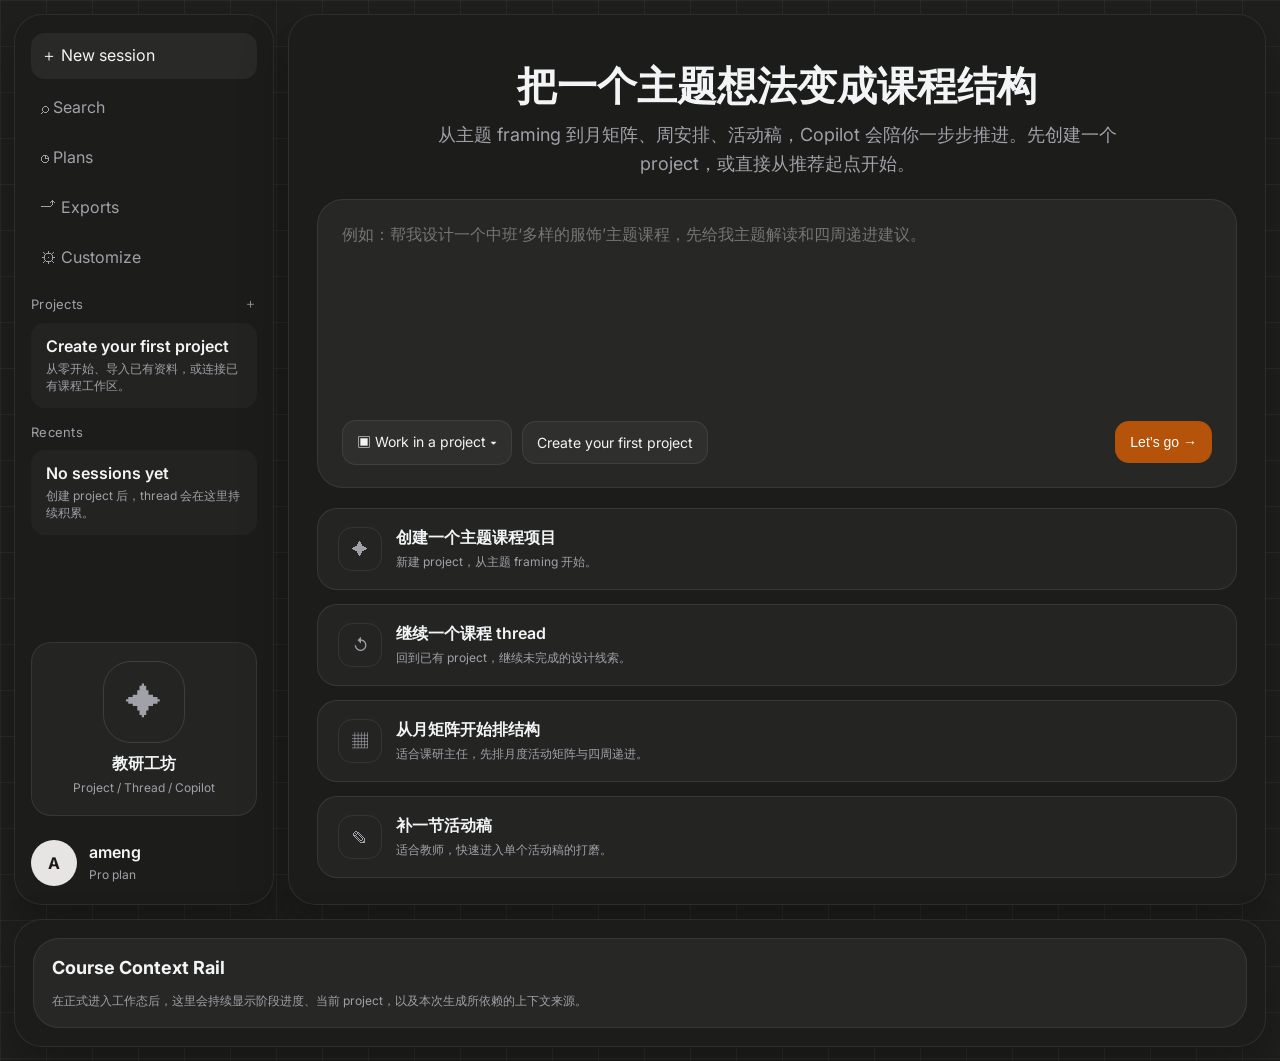
<file: apps/teaching-workshop-ui-v2-4/index.html>
<!doctype html>
<html lang="zh-CN">
  <head>
    <meta charset="UTF-8" />
    <meta name="viewport" content="width=device-width, initial-scale=1.0" />
    <title>教研工坊 V2.4 · Empty State</title>
    <link rel="stylesheet" href="./styles.css" />
  </head>
  <body data-page="empty">
    <div class="shell">
      <aside class="sidebar">
        <div class="top-nav">
          <a class="nav-link active" href="./index.html">＋ New session</a>
          <a class="nav-link" href="./index.html">⌕ Search</a>
          <a class="nav-link" href="./index.html">◷ Plans</a>
          <a class="nav-link" href="./index.html">⤴ Exports</a>
          <a class="nav-link" href="./index.html">⚙ Customize</a>
        </div>
        <section class="sidebar-section">
          <div class="sidebar-label"><span>Projects</span><span>＋</span></div>
          <a class="thread-item" href="./create-project.html">
            <div class="project-title">Create your first project</div>
            <div class="thread-meta">从零开始、导入已有资料，或连接已有课程工作区。</div>
          </a>
        </section>
        <section class="sidebar-section">
          <div class="sidebar-label">Recents</div>
          <div class="thread-item">
            <div class="project-title">No sessions yet</div>
            <div class="thread-meta">创建 project 后，thread 会在这里持续积累。</div>
          </div>
        </section>
        <div class="app-panel">
          <div class="app-badge">✦</div>
          <div style="text-align:center;">
            <div class="project-title">教研工坊</div>
            <div class="project-meta">Project / Thread / Copilot</div>
          </div>
        </div>
        <div class="user-card"><div class="avatar">A</div><div><div class="project-title">ameng</div><div class="project-meta">Pro plan</div></div></div>
      </aside>

      <main class="main">
        <section class="hero">
          <h1>把一个主题想法变成课程结构</h1>
          <p>从主题 framing 到月矩阵、周安排、活动稿，Copilot 会陪你一步步推进。先创建一个 project，或直接从推荐起点开始。</p>
        </section>

        <section class="composer-card">
          <textarea class="composer-textarea" placeholder="例如：帮我设计一个中班‘多样的服饰’主题课程，先给我主题解读和四周递进建议。"></textarea>
          <div class="composer-controls">
            <span class="select-pill">▣ Work in a project ▾</span>
            <a class="ghost-button" href="./create-project.html">Create your first project</a>
            <button class="cta-button">Let’s go →</button>
          </div>
        </section>

        <section class="starter-grid">
          <a class="starter-card" href="./starter-selected.html"><div class="starter-icon">✦</div><div><div class="project-title">创建一个主题课程项目</div><div class="project-meta">新建 project，从主题 framing 开始。</div></div></a>
          <a class="starter-card" href="./starter-selected.html"><div class="starter-icon">↺</div><div><div class="project-title">继续一个课程 thread</div><div class="project-meta">回到已有 project，继续未完成的设计线索。</div></div></a>
          <a class="starter-card" href="./starter-selected.html"><div class="starter-icon">▦</div><div><div class="project-title">从月矩阵开始排结构</div><div class="project-meta">适合课研主任，先排月度活动矩阵与四周递进。</div></div></a>
          <a class="starter-card" href="./starter-selected.html"><div class="starter-icon">✎</div><div><div class="project-title">补一节活动稿</div><div class="project-meta">适合教师，快速进入单个活动稿的打磨。</div></div></a>
        </section>
      </main>

      <aside class="rail">
        <div class="rail-card">
          <h3>Course Context Rail</h3>
          <div class="project-meta">在正式进入工作态后，这里会持续显示阶段进度、当前 project，以及本次生成所依赖的上下文来源。</div>
        </div>
      </aside>
    </div>
    <script src="./app.js"></script>
  </body>
</html>
</file>
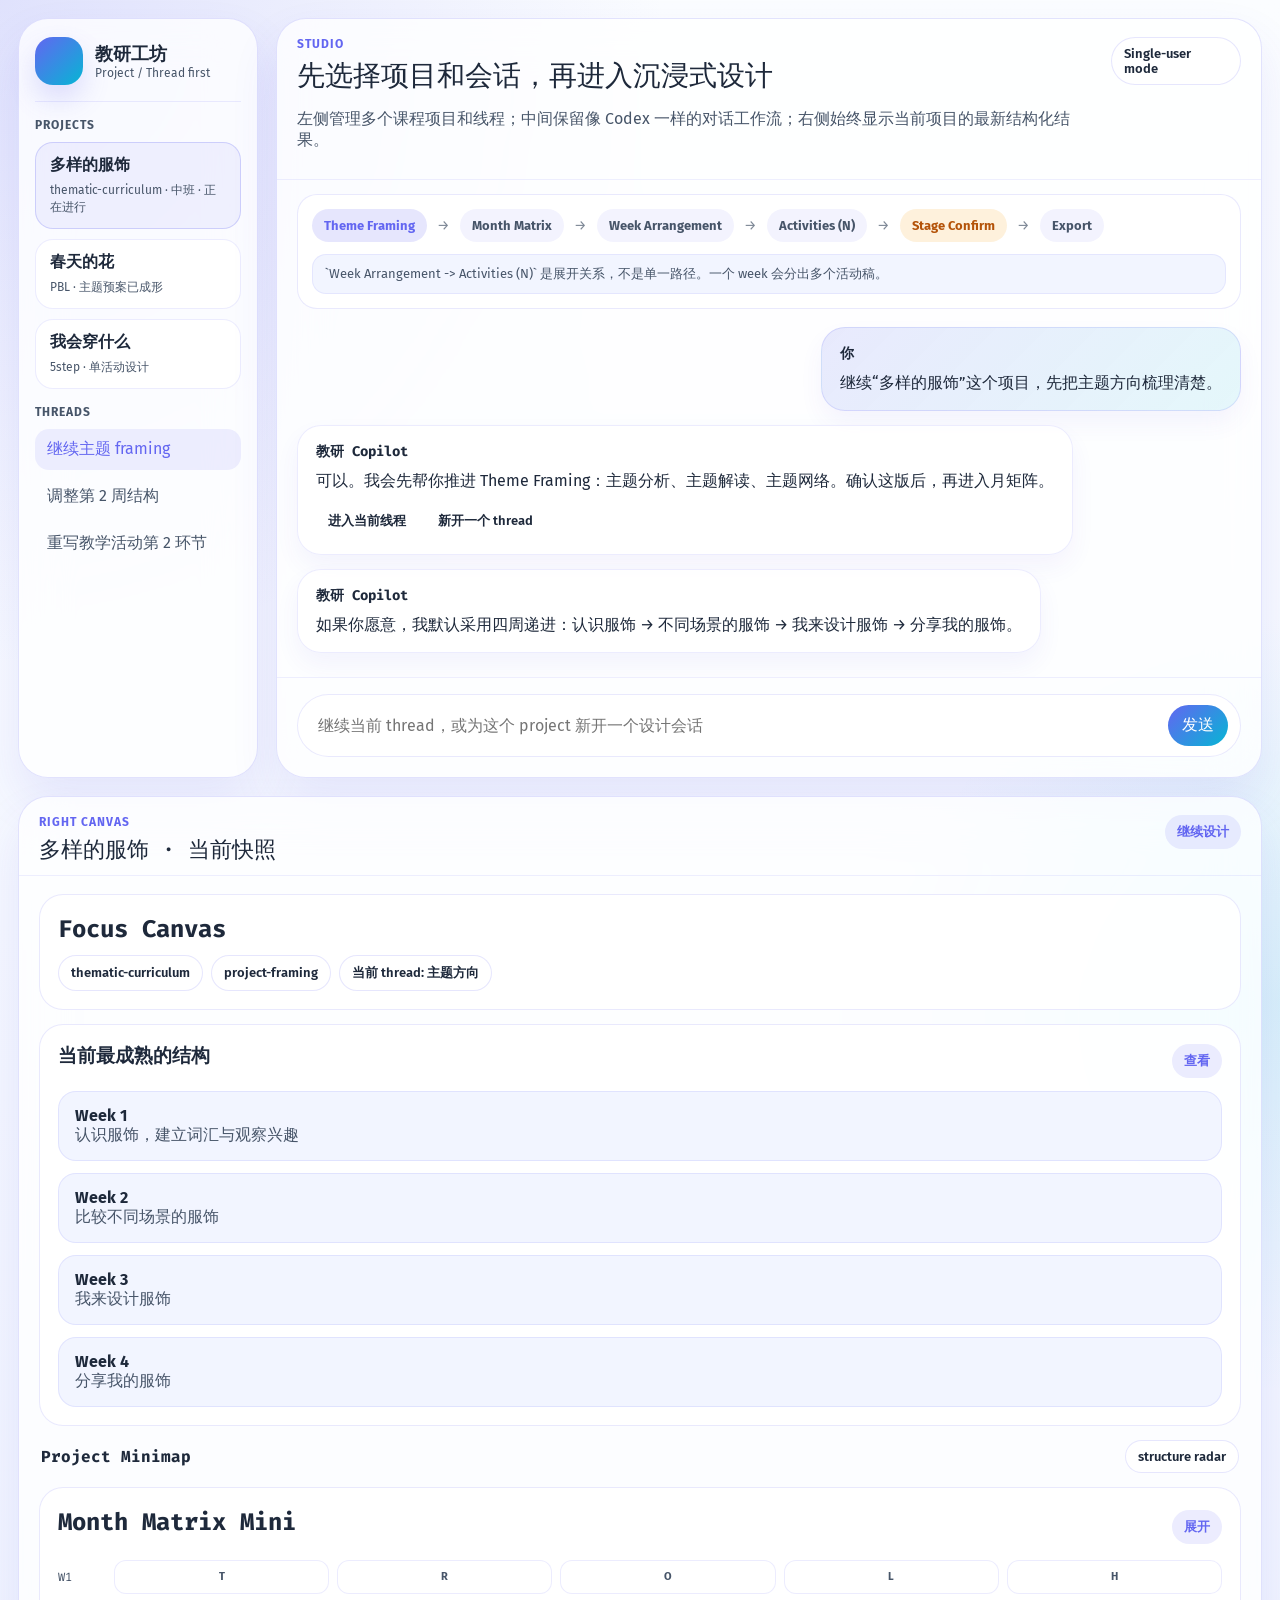
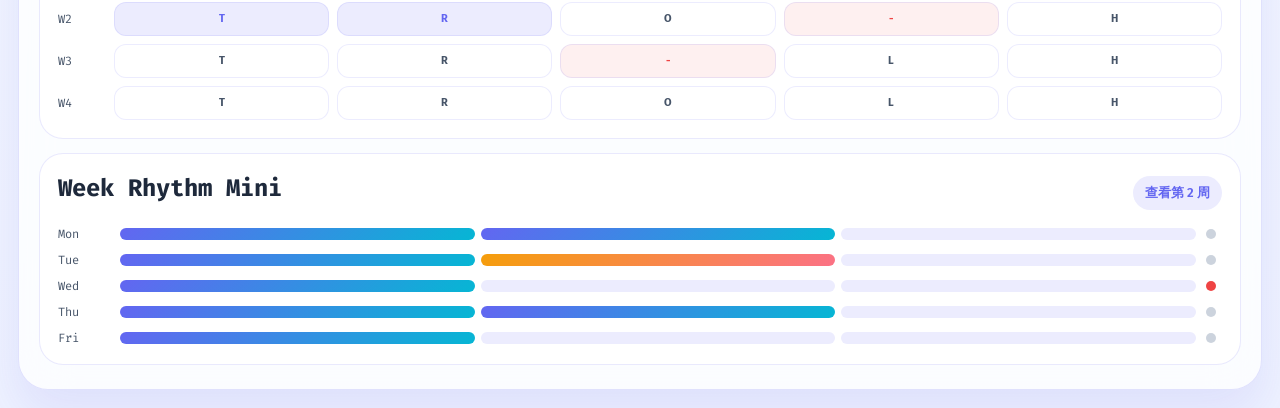
<file: apps/teaching-workshop-ui-v2/index.html>
<!doctype html>
<html lang="zh-CN">
  <head><meta charset="UTF-8" /><meta name="viewport" content="width=device-width, initial-scale=1.0" /><title>教研工坊 V2 · Studio</title><link rel="stylesheet" href="./styles.css" /></head>
  <body data-page="studio">
    <div class="studio-shell">
      <aside class="sidebar">
        <div class="brand">
          <div class="studio-mark"></div>
          <div><div class="brand-title">教研工坊</div><div class="brand-subtitle">Project / Thread first</div></div>
        </div>
        <section class="sidebar-section">
          <div class="sidebar-label">Projects</div>
          <a class="project-card active" href="./index.html"><div class="project-title">多样的服饰</div><div class="project-meta">thematic-curriculum · 中班 · 正在进行</div></a>
          <a class="project-card" href="./index.html"><div class="project-title">春天的花</div><div class="project-meta">PBL · 主题预案已成形</div></a>
          <a class="project-card" href="./index.html"><div class="project-title">我会穿什么</div><div class="project-meta">5step · 单活动设计</div></a>
        </section>
        <section class="sidebar-section">
          <div class="sidebar-label">Threads</div>
          <div class="thread-list">
            <a class="thread-link active" href="./index.html">继续主题 framing</a>
            <a class="thread-link" href="./month-matrix.html">调整第 2 周结构</a>
            <a class="thread-link" href="./activity-editor.html">重写教学活动第 2 环节</a>
          </div>
        </section>
      </aside>

      <main class="conversation">
        <div class="panel-head">
          <div><div class="eyebrow">Studio</div><div class="title">先选择项目和会话，再进入沉浸式设计</div><p class="muted">左侧管理多个课程项目和线程；中间保留像 Codex 一样的对话工作流；右侧始终显示当前项目的最新结构化结果。</p></div>
          <div class="head-actions"><span class="chip">Single-user mode</span></div>
        </div>
        <div class="stage-map">
          <div class="stage-flow">
            <span class="stage-node active">Theme Framing</span>
            <span class="stage-arrow">→</span>
            <span class="stage-node">Month Matrix</span>
            <span class="stage-arrow">→</span>
            <span class="stage-node">Week Arrangement</span>
            <span class="stage-arrow">→</span>
            <span class="stage-node">Activities (N)</span>
            <span class="stage-arrow">→</span>
            <span class="stage-node gate">Stage Confirm</span>
            <span class="stage-arrow">→</span>
            <span class="stage-node">Export</span>
          </div>
          <div class="stage-notes">
            <div class="stage-note">`Week Arrangement -> Activities (N)` 是展开关系，不是单一路径。一个 week 会分出多个活动稿。</div>
          </div>
        </div>
        <div class="conversation-scroll">
          <div class="message user"><h3>你</h3><div>继续“多样的服饰”这个项目，先把主题方向梳理清楚。</div></div>
          <div class="message ai"><h3>教研 Copilot</h3><div>可以。我会先帮你推进 Theme Framing：主题分析、主题解读、主题网络。确认这版后，再进入月矩阵。</div><div class="bubble-actions" style="margin-top:12px;"><a class="bubble-action" href="./theme-framing.html">进入当前线程</a><span class="bubble-action">新开一个 thread</span></div></div>
          <div class="message ai"><h3>教研 Copilot</h3><div>如果你愿意，我默认采用四周递进：认识服饰 → 不同场景的服饰 → 我来设计服饰 → 分享我的服饰。</div></div>
        </div>
        <div class="composer"><div class="composer-shell"><input placeholder="继续当前 thread，或为这个 project 新开一个设计会话" /><button class="button button-primary">发送</button></div></div>
      </main>

      <aside class="canvas">
        <div class="panel-head"><div><div class="eyebrow">Right Canvas</div><div class="title" style="font-size:22px;">多样的服饰 · 当前快照</div></div><a class="ghost-link" href="./theme-framing.html">继续设计</a></div>
        <div class="canvas-scroll">
          <section class="canvas-focus">
            <section class="canvas-card">
              <h2>Focus Canvas</h2>
              <div class="meta-row"><span class="chip">thematic-curriculum</span><span class="chip">project-framing</span><span class="chip">当前 thread: 主题方向</span></div>
            </section>
            <section class="canvas-card">
              <div class="section-head"><h3>当前最成熟的结构</h3><a class="ghost-link" href="./theme-framing.html">查看</a></div>
              <div class="stack-list">
                <div class="stack-item"><strong>Week 1</strong><div class="muted">认识服饰，建立词汇与观察兴趣</div></div>
                <div class="stack-item"><strong>Week 2</strong><div class="muted">比较不同场景的服饰</div></div>
                <div class="stack-item"><strong>Week 3</strong><div class="muted">我来设计服饰</div></div>
                <div class="stack-item"><strong>Week 4</strong><div class="muted">分享我的服饰</div></div>
              </div>
            </section>
          </section>
          <div class="canvas-divider"><h3>Project Minimap</h3><span class="chip">structure radar</span></div>
          <section class="project-minimap">
            <section class="canvas-card">
              <div class="section-head"><h2>Month Matrix Mini</h2><a class="mini-link" href="./month-matrix.html">展开</a></div>
              <div class="minimap-grid">
                <div class="mini-week-row"><div class="mini-week-label">W1</div><div class="mini-slot">T</div><div class="mini-slot">R</div><div class="mini-slot">O</div><div class="mini-slot">L</div><div class="mini-slot">H</div></div>
                <div class="mini-week-row"><div class="mini-week-label">W2</div><div class="mini-slot active">T</div><div class="mini-slot active">R</div><div class="mini-slot">O</div><div class="mini-slot missing">-</div><div class="mini-slot">H</div></div>
                <div class="mini-week-row"><div class="mini-week-label">W3</div><div class="mini-slot">T</div><div class="mini-slot">R</div><div class="mini-slot missing">-</div><div class="mini-slot">L</div><div class="mini-slot">H</div></div>
                <div class="mini-week-row"><div class="mini-week-label">W4</div><div class="mini-slot">T</div><div class="mini-slot">R</div><div class="mini-slot">O</div><div class="mini-slot">L</div><div class="mini-slot">H</div></div>
              </div>
            </section>
            <section class="canvas-card">
              <div class="section-head"><h2>Week Rhythm Mini</h2><a class="mini-link" href="./week-arrangement.html">查看第 2 周</a></div>
              <div class="rhythm-list">
                <div class="rhythm-row"><div class="mini-week-label">Mon</div><div class="rhythm-bars"><span class="rhythm-bar active"></span><span class="rhythm-bar active"></span><span class="rhythm-bar"></span></div><span class="rhythm-dot"></span></div>
                <div class="rhythm-row"><div class="mini-week-label">Tue</div><div class="rhythm-bars"><span class="rhythm-bar active"></span><span class="rhythm-bar warning"></span><span class="rhythm-bar"></span></div><span class="rhythm-dot"></span></div>
                <div class="rhythm-row"><div class="mini-week-label">Wed</div><div class="rhythm-bars"><span class="rhythm-bar active"></span><span class="rhythm-bar"></span><span class="rhythm-bar"></span></div><span class="rhythm-dot missing"></span></div>
                <div class="rhythm-row"><div class="mini-week-label">Thu</div><div class="rhythm-bars"><span class="rhythm-bar active"></span><span class="rhythm-bar active"></span><span class="rhythm-bar"></span></div><span class="rhythm-dot"></span></div>
                <div class="rhythm-row"><div class="mini-week-label">Fri</div><div class="rhythm-bars"><span class="rhythm-bar active"></span><span class="rhythm-bar"></span><span class="rhythm-bar"></span></div><span class="rhythm-dot"></span></div>
              </div>
            </section>
          </section>
        </div>
      </aside>
    </div>
    <script src="./app.js"></script>
  </body>
</html>
</file>
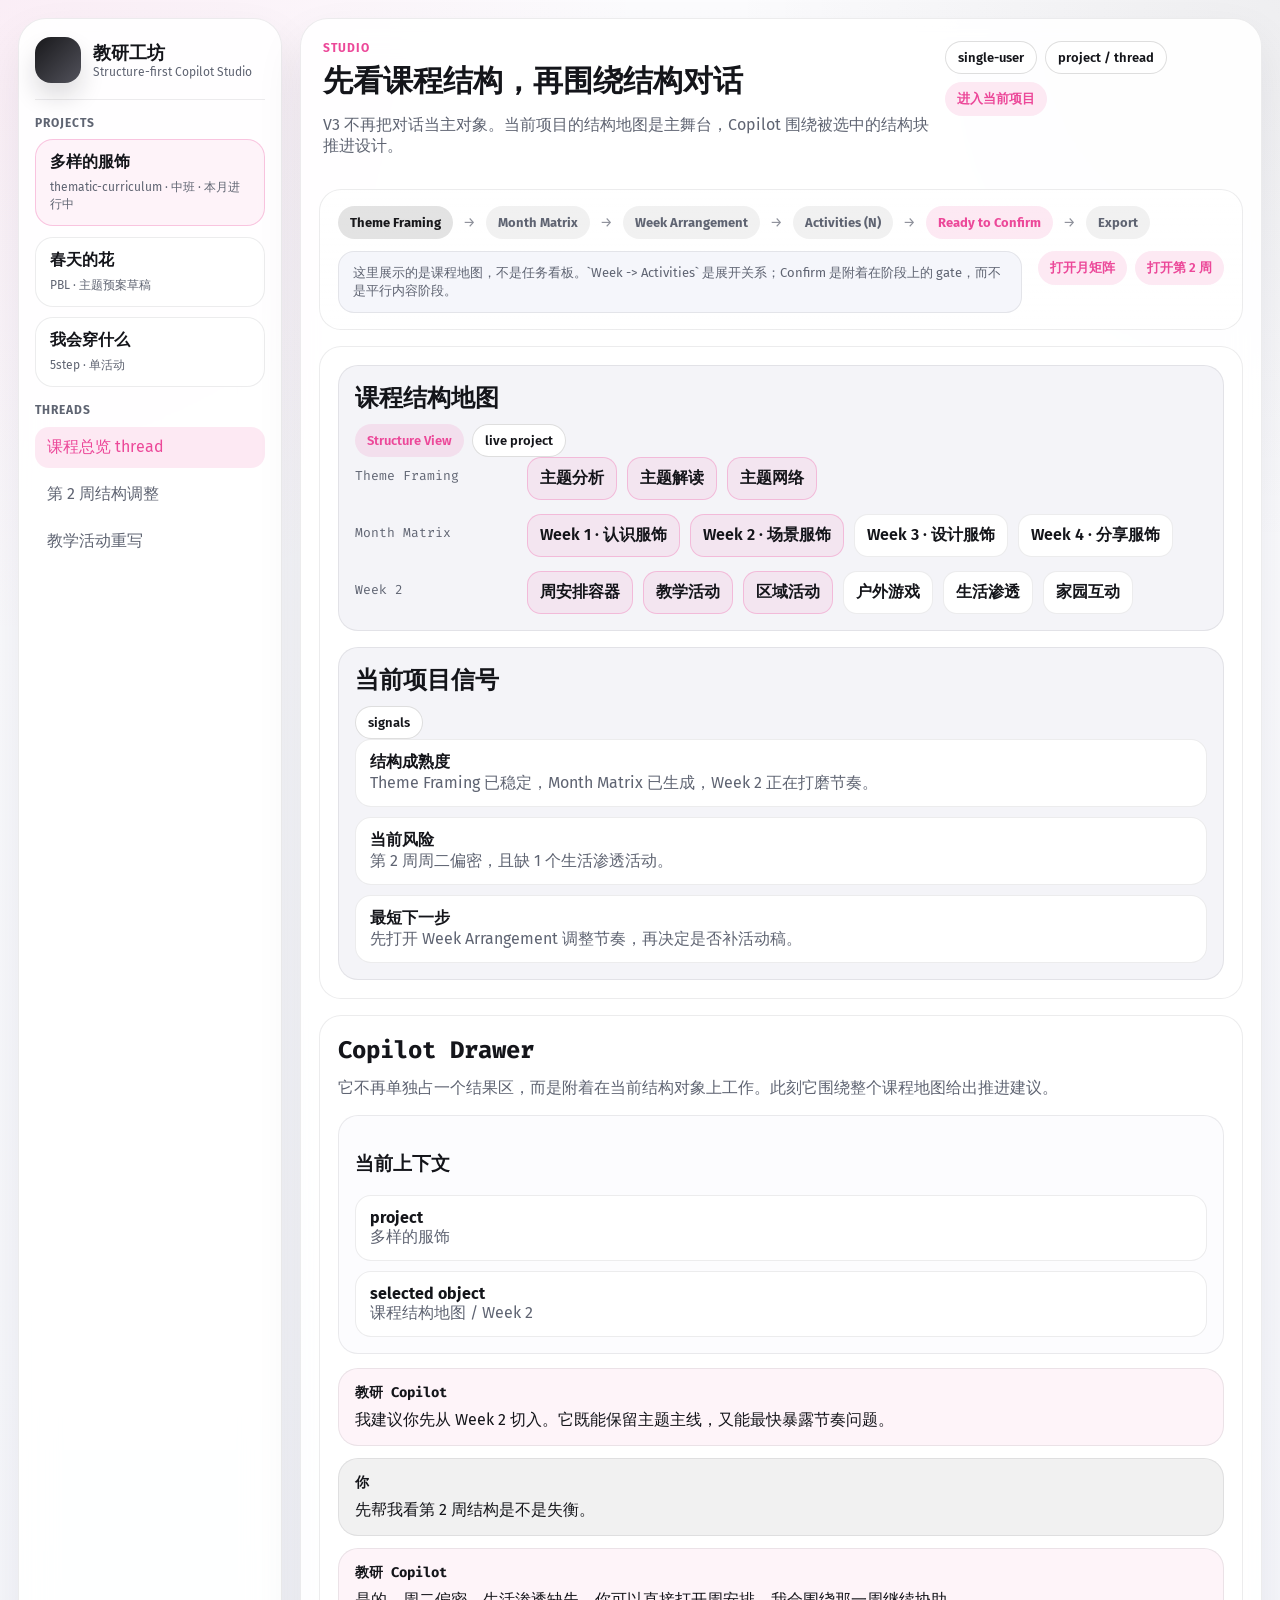
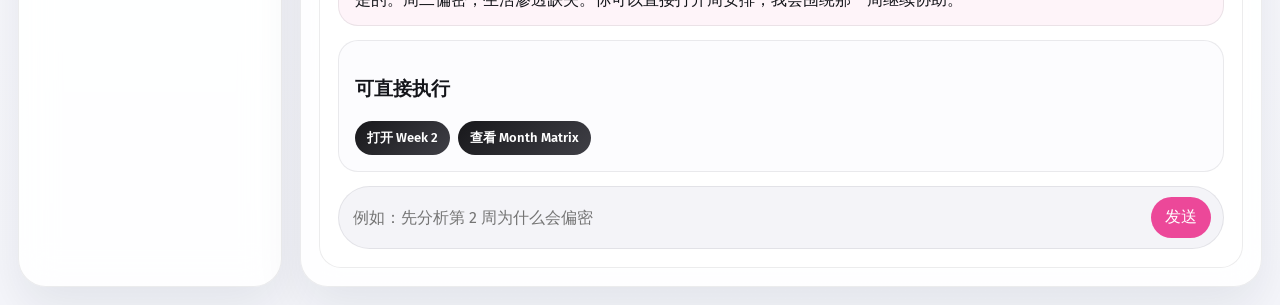
<file: apps/teaching-workshop-ui-v3/index.html>
<!doctype html>
<html lang="zh-CN">
  <head>
    <meta charset="UTF-8" />
    <meta name="viewport" content="width=device-width, initial-scale=1.0" />
    <title>教研工坊 V3 · Studio</title>
    <link rel="stylesheet" href="./styles.css" />
  </head>
  <body data-page="studio">
    <div class="studio-shell">
      <aside class="sidebar">
        <div class="brand">
          <div class="studio-mark"></div>
          <div>
            <div class="brand-title">教研工坊</div>
            <div class="brand-subtitle">Structure-first Copilot Studio</div>
          </div>
        </div>
        <section class="sidebar-section">
          <div class="sidebar-label">Projects</div>
          <a class="project-card active" href="./index.html">
            <div class="project-title">多样的服饰</div>
            <div class="project-meta">thematic-curriculum · 中班 · 本月进行中</div>
          </a>
          <a class="project-card" href="./index.html">
            <div class="project-title">春天的花</div>
            <div class="project-meta">PBL · 主题预案草稿</div>
          </a>
          <a class="project-card" href="./index.html">
            <div class="project-title">我会穿什么</div>
            <div class="project-meta">5step · 单活动</div>
          </a>
        </section>
        <section class="sidebar-section">
          <div class="sidebar-label">Threads</div>
          <div class="thread-list">
            <a class="thread-link active" href="./index.html">课程总览 thread</a>
            <a class="thread-link" href="./month-matrix.html">第 2 周结构调整</a>
            <a class="thread-link" href="./activity-editor.html">教学活动重写</a>
          </div>
        </section>
      </aside>

      <main class="workspace">
        <section class="topbar">
          <div>
            <div class="eyebrow">Studio</div>
            <h1 class="title">先看课程结构，再围绕结构对话</h1>
            <p class="muted">V3 不再把对话当主对象。当前项目的结构地图是主舞台，Copilot 围绕被选中的结构块推进设计。</p>
          </div>
          <div class="head-actions">
            <span class="chip">single-user</span>
            <span class="chip">project / thread</span>
            <a class="ghost-link" href="./theme-framing.html">进入当前项目</a>
          </div>
        </section>

        <section class="context-bar">
          <div class="stage-flow">
            <span class="stage-node active">Theme Framing</span>
            <span class="stage-arrow">→</span>
            <span class="stage-node">Month Matrix</span>
            <span class="stage-arrow">→</span>
            <span class="stage-node">Week Arrangement</span>
            <span class="stage-arrow">→</span>
            <span class="stage-node">Activities (N)</span>
            <span class="stage-arrow">→</span>
            <span class="stage-node ready">Ready to Confirm</span>
            <span class="stage-arrow">→</span>
            <span class="stage-node">Export</span>
          </div>
          <div class="context-grid">
            <div class="context-note">这里展示的是课程地图，不是任务看板。`Week -> Activities` 是展开关系；Confirm 是附着在阶段上的 gate，而不是平行内容阶段。</div>
            <div class="stage-actions">
              <a class="ghost-link" href="./month-matrix.html">打开月矩阵</a>
              <a class="ghost-link" href="./week-arrangement.html">打开第 2 周</a>
            </div>
          </div>
        </section>

        <section class="canvas-shell">
          <section class="main-canvas">
            <section class="canvas-card">
              <div class="section-head">
                <h2>课程结构地图</h2>
                <div class="mini-tabs">
                  <span class="mini-tab">Structure View</span>
                  <span class="chip">live project</span>
                </div>
              </div>
              <div class="overview-map">
                <div class="map-row">
                  <div class="map-label">Theme Framing</div>
                  <div class="map-children">
                    <a class="map-chip active" href="./theme-framing.html">主题分析</a>
                    <a class="map-chip active" href="./theme-framing.html">主题解读</a>
                    <a class="map-chip active" href="./theme-framing.html">主题网络</a>
                  </div>
                </div>
                <div class="map-row">
                  <div class="map-label">Month Matrix</div>
                  <div class="map-children">
                    <a class="map-chip active" href="./month-matrix.html">Week 1 · 认识服饰</a>
                    <a class="map-chip active" href="./month-matrix.html">Week 2 · 场景服饰</a>
                    <a class="map-chip" href="./month-matrix.html">Week 3 · 设计服饰</a>
                    <a class="map-chip" href="./month-matrix.html">Week 4 · 分享服饰</a>
                  </div>
                </div>
                <div class="map-row">
                  <div class="map-label">Week 2</div>
                  <div class="map-children">
                    <a class="map-chip active" href="./week-arrangement.html">周安排容器</a>
                    <a class="map-chip active" href="./activity-editor.html">教学活动</a>
                    <a class="map-chip active" href="./activity-editor.html">区域活动</a>
                    <a class="map-chip" href="./activity-editor.html">户外游戏</a>
                    <a class="map-chip" href="./activity-editor.html">生活渗透</a>
                    <a class="map-chip" href="./activity-editor.html">家园互动</a>
                  </div>
                </div>
              </div>
            </section>

            <section class="canvas-card">
              <div class="section-head">
                <h2>当前项目信号</h2>
                <span class="chip">signals</span>
              </div>
              <div class="signal-list">
                <div class="signal-item"><strong>结构成熟度</strong><div class="muted">Theme Framing 已稳定，Month Matrix 已生成，Week 2 正在打磨节奏。</div></div>
                <div class="signal-item"><strong>当前风险</strong><div class="muted">第 2 周周二偏密，且缺 1 个生活渗透活动。</div></div>
                <div class="signal-item"><strong>最短下一步</strong><div class="muted">先打开 Week Arrangement 调整节奏，再决定是否补活动稿。</div></div>
              </div>
            </section>
          </section>

          <aside class="copilot-drawer">
            <section class="drawer-header">
              <h2>Copilot Drawer</h2>
              <p>它不再单独占一个结果区，而是附着在当前结构对象上工作。此刻它围绕整个课程地图给出推进建议。</p>
            </section>
            <section class="drawer-block">
              <h3>当前上下文</h3>
              <div class="drawer-list">
                <div class="drawer-item"><strong>project</strong><div class="muted">多样的服饰</div></div>
                <div class="drawer-item"><strong>selected object</strong><div class="muted">课程结构地图 / Week 2</div></div>
              </div>
            </section>
            <section class="drawer-chat">
              <div class="message ai"><h4>教研 Copilot</h4><div>我建议你先从 Week 2 切入。它既能保留主题主线，又能最快暴露节奏问题。</div></div>
              <div class="message user"><h4>你</h4><div>先帮我看第 2 周结构是不是失衡。</div></div>
              <div class="message ai"><h4>教研 Copilot</h4><div>是的。周二偏密，生活渗透缺失。你可以直接打开周安排，我会围绕那一周继续协助。</div></div>
            </section>
            <section class="drawer-block">
              <h3>可直接执行</h3>
              <div class="drawer-actions">
                <a class="drawer-action" href="./week-arrangement.html">打开 Week 2</a>
                <a class="drawer-action" href="./month-matrix.html">查看 Month Matrix</a>
              </div>
            </section>
            <div class="drawer-composer">
              <input placeholder="例如：先分析第 2 周为什么会偏密" />
              <button class="button button-primary">发送</button>
            </div>
          </aside>
        </section>
      </main>
    </div>
    <script src="./app.js"></script>
  </body>
</html>
</file>
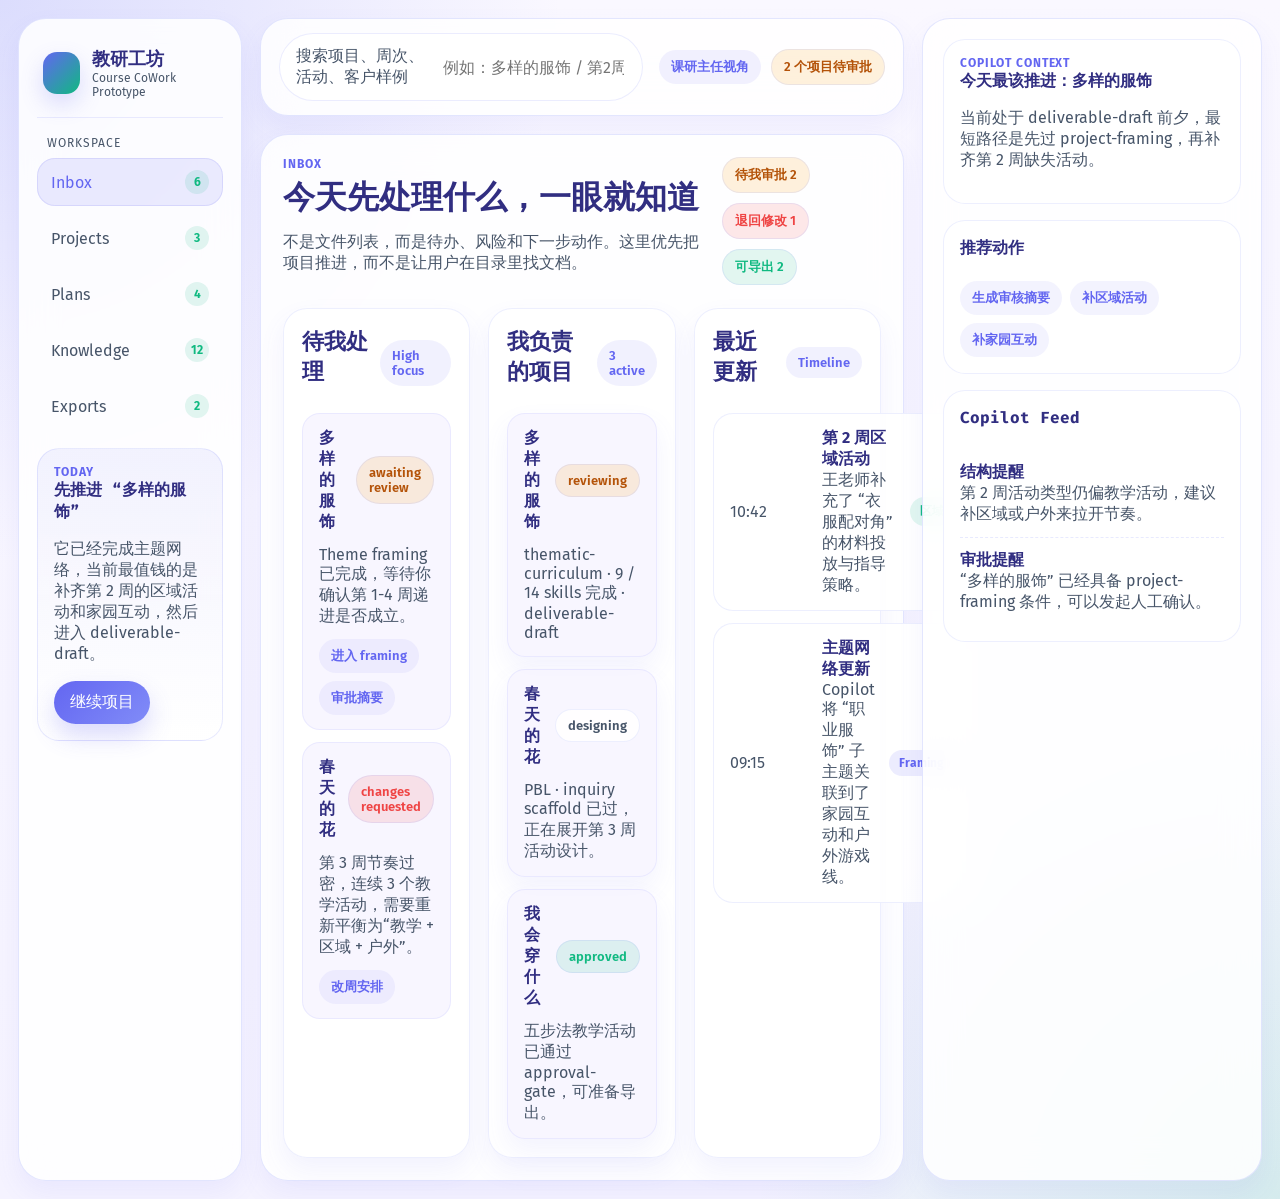
<file: apps/teaching-workshop-ui/index.html>
<!doctype html>
<html lang="zh-CN">
  <head>
    <meta charset="UTF-8" />
    <meta name="viewport" content="width=device-width, initial-scale=1.0" />
    <title>教研工坊 · Inbox</title>
    <link rel="stylesheet" href="./styles.css" />
  </head>
  <body data-page="inbox">
    <div class="app-shell">
      <aside class="sidebar">
        <div class="brand">
          <div class="brand-mark"></div>
          <div>
            <div class="brand-title">教研工坊</div>
            <div class="brand-subtitle">Course CoWork Prototype</div>
          </div>
        </div>
        <div class="nav-group">
          <div class="nav-label">Workspace</div>
          <a class="nav-link" data-page="inbox" href="./index.html"><span>Inbox</span><span class="nav-badge">6</span></a>
          <a class="nav-link" data-page="project" href="./project-workspace.html"><span>Projects</span><span class="nav-badge">3</span></a>
          <a class="nav-link" data-page="month" href="./month-matrix.html"><span>Plans</span><span class="nav-badge">4</span></a>
          <a class="nav-link" data-page="activity" href="./activity-editor.html"><span>Knowledge</span><span class="nav-badge">12</span></a>
          <a class="nav-link" data-page="export" href="./export-bundle.html"><span>Exports</span><span class="nav-badge">2</span></a>
        </div>
        <div class="sidebar-card">
          <div class="eyebrow">Today</div>
          <h3>先推进 “多样的服饰”</h3>
          <p class="muted">它已经完成主题网络，当前最值钱的是补齐第 2 周的区域活动和家园互动，然后进入 deliverable-draft。</p>
          <div class="mini-actions">
            <a class="button button-primary" href="./project-workspace.html">继续项目</a>
          </div>
        </div>
      </aside>

      <div class="main-column">
        <header class="top-strip">
          <div class="search-shell">
            <span class="muted">搜索项目、周次、活动、客户样例</span>
            <input aria-label="搜索" placeholder="例如：多样的服饰 / 第2周 / 区域活动" />
          </div>
          <div class="toolbar">
            <span class="chip">课研主任视角</span>
            <span class="status-pill status-warning">2 个项目待审批</span>
          </div>
        </header>

        <main class="surface">
          <div class="page-header">
            <div>
              <div class="eyebrow">Inbox</div>
              <h1>今天先处理什么，一眼就知道</h1>
              <p class="muted">不是文件列表，而是待办、风险和下一步动作。这里优先把项目推进，而不是让用户在目录里找文档。</p>
            </div>
            <div class="hero-strip">
              <span class="status-pill status-warning">待我审批 2</span>
              <span class="status-pill status-danger">退回修改 1</span>
              <span class="status-pill status-success">可导出 2</span>
            </div>
          </div>

          <div class="grid-3">
            <section class="card">
              <div class="section-head">
                <h2>待我处理</h2>
                <span class="chip">High focus</span>
              </div>
              <div class="list">
                <div class="list-row">
                  <div class="row-split">
                    <strong>多样的服饰</strong>
                    <span class="status-pill status-warning">awaiting review</span>
                  </div>
                  <div class="muted">Theme framing 已完成，等待你确认第 1-4 周递进是否成立。</div>
                  <div class="mini-actions">
                    <a class="action-pill" href="./theme-framing.html">进入 framing</a>
                    <a class="action-pill" href="./hil-gate.html">审批摘要</a>
                  </div>
                </div>
                <div class="list-row">
                  <div class="row-split">
                    <strong>春天的花</strong>
                    <span class="status-pill status-danger">changes requested</span>
                  </div>
                  <div class="muted">第 3 周节奏过密，连续 3 个教学活动，需要重新平衡为“教学 + 区域 + 户外”。</div>
                  <div class="mini-actions">
                    <a class="action-pill" href="./week-arrangement.html">改周安排</a>
                  </div>
                </div>
              </div>
            </section>

            <section class="card">
              <div class="section-head">
                <h2>我负责的项目</h2>
                <span class="chip">3 active</span>
              </div>
              <div class="list">
                <a class="list-row card" href="./project-workspace.html">
                  <div class="row-split">
                    <strong>多样的服饰</strong>
                    <span class="status-pill status-warning">reviewing</span>
                  </div>
                  <div class="muted">thematic-curriculum · 9 / 14 skills 完成 · deliverable-draft</div>
                </a>
                <a class="list-row card" href="./project-workspace.html">
                  <div class="row-split">
                    <strong>春天的花</strong>
                    <span class="status-pill">designing</span>
                  </div>
                  <div class="muted">PBL · inquiry scaffold 已过，正在展开第 3 周活动设计。</div>
                </a>
                <a class="list-row card" href="./project-workspace.html">
                  <div class="row-split">
                    <strong>我会穿什么</strong>
                    <span class="status-pill status-success">approved</span>
                  </div>
                  <div class="muted">五步法教学活动已通过 approval-gate，可准备导出。</div>
                </a>
              </div>
            </section>

            <section class="card">
              <div class="section-head">
                <h2>最近更新</h2>
                <span class="chip">Timeline</span>
              </div>
              <div class="timeline">
                <div class="timeline-item">
                  <span class="muted">10:42</span>
                  <div>
                    <strong>第 2 周区域活动</strong>
                    <div class="muted">王老师补充了 “衣服配对角” 的材料投放与指导策略。</div>
                  </div>
                  <span class="type-tag type-region">区域</span>
                </div>
                <div class="timeline-item">
                  <span class="muted">09:15</span>
                  <div>
                    <strong>主题网络更新</strong>
                    <div class="muted">Copilot 将 “职业服饰” 子主题关联到了家园互动和户外游戏线。</div>
                  </div>
                  <span class="type-tag type-teaching">Framing</span>
                </div>
              </div>
            </section>
          </div>
        </main>
      </div>

      <aside class="copilot-panel">
        <section class="copilot-block">
          <div class="eyebrow">Copilot Context</div>
          <h3>今天最该推进：多样的服饰</h3>
          <p class="muted">当前处于 deliverable-draft 前夕，最短路径是先过 project-framing，再补齐第 2 周缺失活动。</p>
        </section>
        <section class="copilot-block">
          <div class="section-head">
            <h3>推荐动作</h3>
          </div>
          <div class="mini-actions">
            <a class="action-pill" href="./theme-framing.html">生成审核摘要</a>
            <a class="action-pill" href="./week-arrangement.html">补区域活动</a>
            <a class="action-pill" href="./activity-editor.html">补家园互动</a>
          </div>
        </section>
        <section class="copilot-block">
          <div class="section-head">
            <h3>Copilot Feed</h3>
          </div>
          <div class="copilot-feed-item">
            <strong>结构提醒</strong>
            <div class="muted">第 2 周活动类型仍偏教学活动，建议补区域或户外来拉开节奏。</div>
          </div>
          <div class="copilot-feed-item">
            <strong>审批提醒</strong>
            <div class="muted">“多样的服饰” 已经具备 project-framing 条件，可以发起人工确认。</div>
          </div>
        </section>
      </aside>
    </div>
    <script src="./app.js"></script>
  </body>
</html>
</file>
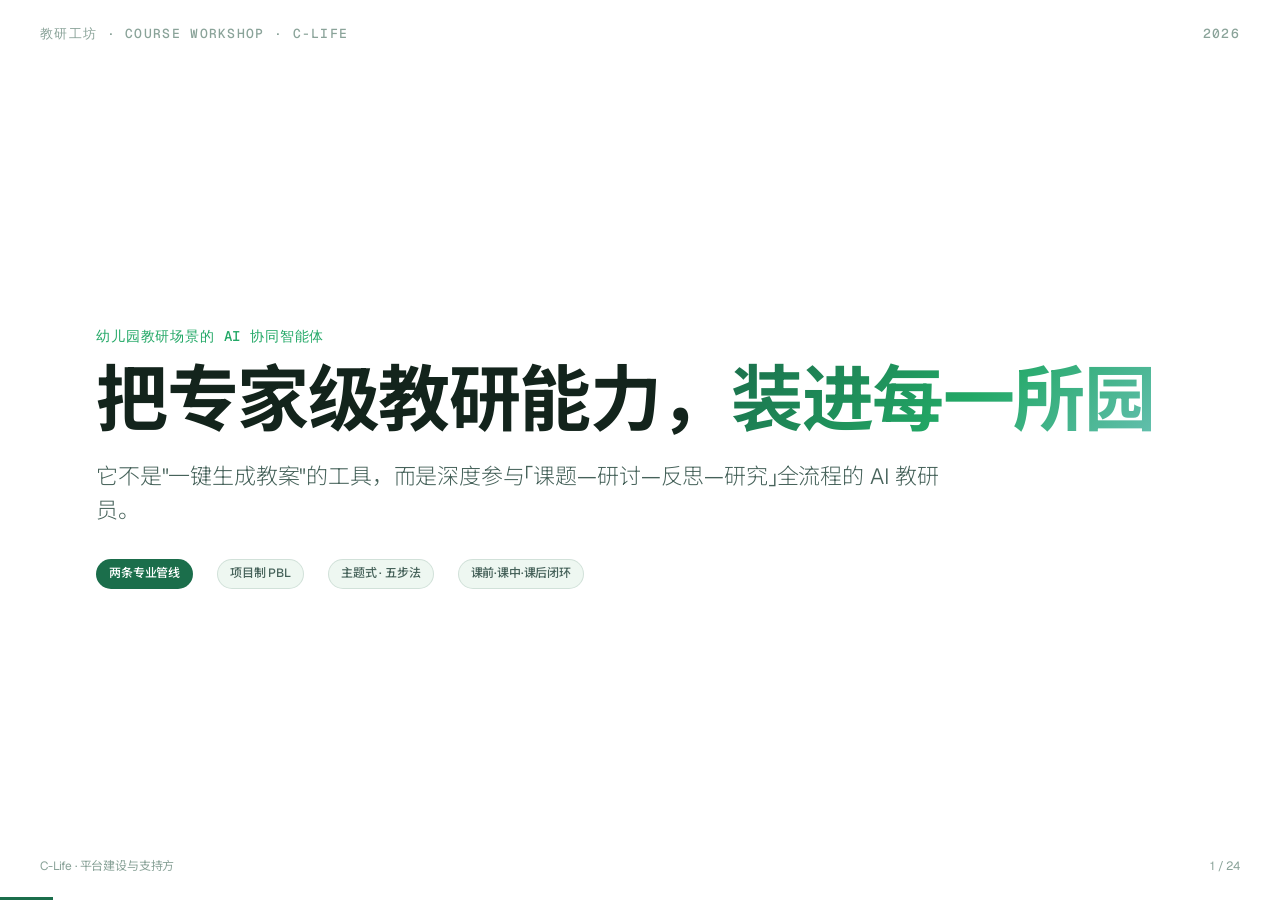
<file: docs/product/deck/index.html>
<!DOCTYPE html>
<html lang="zh-CN" data-theme="corporate-clean">
<head>
<meta charset="utf-8"><meta name="viewport" content="width=device-width,initial-scale=1">
<title>教研工坊 · 幼儿园教研的 AI 协同智能体 · C-Life</title>
<link rel="stylesheet" href="assets/fonts.css">
<link rel="preconnect" href="https://fonts.googleapis.com"><link rel="preconnect" href="https://fonts.gstatic.com" crossorigin>
<link href="https://fonts.googleapis.com/css2?family=Geist:wght@300;400;500;600;700;800;900&family=Geist+Mono:wght@400;500;600&display=swap" rel="stylesheet">
<link rel="stylesheet" href="assets/base.css">
<link rel="stylesheet" id="theme-link" href="assets/themes/corporate-clean.css">
<link rel="stylesheet" href="assets/animations/animations.css">
<style>
/* ===== 教研工坊 · 清新浅绿主题覆盖（白底 + Geist + 生机绿）===== */
:root{
  --bg:#ffffff;--bg-soft:#f3faf6;--surface:#ffffff;--surface-2:#eef7f1;
  --border:rgba(20,80,55,.13);--border-strong:rgba(20,80,55,.30);
  --text-1:#13241c;--text-2:#46625a;--text-3:#8aa399;
  --accent:#1b6e4b;--accent-2:#22a866;--accent-3:#66c0b1;
  --good:#2f9e44;--warn:#d97706;--bad:#dc2626;
  --grad:linear-gradient(135deg,#1b6e4b 0%,#22a866 55%,#66c0b1 100%);
  --grad-soft:linear-gradient(135deg,#eaf7ef,#e2f4ec 60%,#e8f6f3);
  --radius:10px;--radius-sm:7px;--radius-lg:16px;
  --font-sans:'Geist','Inter','Noto Sans SC',-apple-system,sans-serif;
  --font-display:'Geist','Inter','Noto Sans SC',sans-serif;
  --font-mono:'Geist Mono','JetBrains Mono',monospace;
  --shadow:0 1px 3px rgba(20,80,55,.07),0 6px 18px rgba(20,80,55,.06);
  --shadow-lg:0 8px 24px rgba(20,80,55,.10),0 20px 48px rgba(20,80,55,.08);
}
h1.h1,h2.h2,.h1,.h2,.h3{color:var(--text-1);font-weight:700;letter-spacing:-.02em}
.kicker{color:var(--accent-2);font-family:var(--font-mono);font-weight:500;letter-spacing:.06em}
.eyebrow{color:var(--text-3);font-family:var(--font-mono);letter-spacing:.1em}
.divider-accent{background:var(--accent-2)}
.pill-accent{background:var(--accent);color:#fff}
.card-accent{border-left:3px solid var(--accent-2)}
.btn{background:var(--accent);color:#fff;border:none}
.btn.outline{background:transparent;color:var(--accent);border:1px solid var(--border-strong)}
.gradient-text{background:var(--grad);-webkit-background-clip:text;background-clip:text;-webkit-text-fill-color:transparent}
.demo-link{font-family:var(--font-mono);font-size:13.5px;color:var(--accent-2);font-weight:600}

.slide h2.h2{font-size:46px}
.tag-mono{display:inline-block;font-family:var(--font-mono);font-size:11px;color:var(--accent-2);letter-spacing:.04em;margin-bottom:4px}

/* 对照表 */
.cmp{width:100%;border-collapse:collapse;margin-top:20px;font-size:15px}
.cmp th,.cmp td{padding:13px 18px;border-bottom:1px solid var(--border);text-align:left;vertical-align:top;line-height:1.55}
.cmp thead th{font-family:var(--font-mono);font-size:12.5px;color:var(--text-3);font-weight:600;letter-spacing:.04em}
.cmp thead th:nth-child(3){color:var(--accent)}
.cmp tbody td:first-child{color:var(--text-3);font-weight:600;width:128px;font-size:13.5px}
.cmp .old{color:var(--text-2)}
.cmp .new{color:var(--text-1)}
.cmp .new b{color:var(--accent)}
.cmp tbody tr:hover td{background:var(--bg-soft)}

/* 三/六卡详解 */
.sx{display:grid;grid-template-columns:repeat(3,1fr);gap:18px;margin-top:22px}
.sx .sc{border:1px solid var(--border);border-radius:var(--radius);padding:20px;background:var(--surface);box-shadow:var(--shadow)}
.sx .sc.key{border-top:3px solid var(--accent-2)}
.sx .sc .n{font-family:var(--font-mono);font-size:12.5px;color:var(--accent-2);font-weight:600}
.sx .sc h4{font-size:16px;margin:6px 0 12px}
.sx .sc .ln{font-size:12.5px;line-height:1.55;margin:8px 0;color:var(--text-2)}
.sx .sc .ln b{color:var(--text-3);font-family:var(--font-mono);font-size:10.5px;letter-spacing:.06em;display:block;margin-bottom:2px;font-weight:600}
.sx .sc .ln.now b{color:var(--accent-2)}
.sx .sc .ln.now{color:var(--text-1)}

/* 双栏意义 */
.duo2{display:grid;grid-template-columns:1fr 1fr;gap:22px;margin-top:22px;align-items:start}
.duo2 .col{padding:24px 26px}
.duo2 .col h3{font-size:20px;margin-bottom:6px}
.duo2 .col ul{list-style:none;padding:0;margin:10px 0 0}
.duo2 .col li{font-size:14.5px;line-height:1.5;color:var(--text-2);padding:8px 0 8px 26px;position:relative;border-bottom:1px dashed var(--border)}
.duo2 .col li:last-child{border-bottom:none}
.duo2 .col li::before{content:"";position:absolute;left:2px;top:15px;width:8px;height:8px;border-radius:2px;background:var(--accent-2)}
.duo2 .col li b{color:var(--text-1)}

/* VS 对比 */
.vs{display:grid;grid-template-columns:1fr 70px 1fr;gap:22px;align-items:stretch;margin-top:22px}
.vs .side{padding:24px 26px}
.vs .mid{font-size:40px;font-weight:800;color:var(--text-3);display:flex;align-items:center;justify-content:center}
.vs .bad-side{border-top:3px solid var(--text-3)}
.vs .good-side{border-top:3px solid var(--accent-2)}
.vs h3{font-size:19px;margin-bottom:6px}
.vs ul{padding-left:18px;font-size:14px;line-height:1.75;color:var(--text-2);margin:6px 0 0}
.vs .good-side li::marker{color:var(--accent-2)}
.vs .good-side li b{color:var(--accent)}

/* 时间线 */
.tl{position:relative;margin-top:36px}
.tl::before{content:"";position:absolute;left:0;right:0;top:48px;height:2px;background:var(--border)}
.tl .row{display:grid;gap:16px;align-items:start}
.tl .row.r6{grid-template-columns:repeat(6,1fr)}
.tl .row.r5{grid-template-columns:repeat(5,1fr)}
.tl .row.r4{grid-template-columns:repeat(4,1fr)}
.tl .item{position:relative;padding-top:80px;text-align:center}
.tl .dot{position:absolute;top:36px;left:50%;transform:translateX(-50%);width:24px;height:24px;border-radius:50%;background:var(--accent);border:4px solid var(--bg);box-shadow:0 0 0 2px var(--accent)}
.tl .year{font-size:13px;color:var(--accent-2);letter-spacing:.06em;position:absolute;top:0;left:0;right:0;font-weight:600;font-family:var(--font-mono)}
.tl h4{font-size:15px;margin-bottom:4px}
.tl p{font-size:12px;color:var(--text-2);line-height:1.5}

/* 架构 */
.arch{margin-top:14px;display:grid;grid-template-rows:auto auto auto;gap:14px}
.arch .tier{display:grid;grid-template-columns:128px 1fr;align-items:stretch;gap:18px}
.arch .tname{display:flex;align-items:center;justify-content:center;background:var(--surface-2);border-radius:var(--radius);padding:14px;font-weight:600;font-size:13px;color:var(--accent);text-align:center;line-height:1.4}
.arch .cells{display:grid;grid-template-columns:repeat(4,1fr);gap:12px}
.arch .cells.three{grid-template-columns:repeat(3,1fr)}
.arch .cell{background:var(--surface);border:1px solid var(--border);border-radius:var(--radius);padding:13px;text-align:center;box-shadow:var(--shadow)}
.arch .cell h4{font-size:16px;margin:0 0 4px;color:var(--text-1);font-weight:700;letter-spacing:-.01em}
.arch .cell .en{font-family:var(--font-mono);font-size:10px;color:var(--text-3);margin:0;line-height:1.4;letter-spacing:.02em}
.arch .cell .sk{font-family:var(--font-mono);font-size:10.5px;color:var(--accent-2);display:block;margin-top:6px;font-weight:600}
.arch .tier.hl .cell{border-top:3px solid var(--accent-2)}

/* 路线图 */
.rm{display:grid;grid-template-columns:repeat(4,1fr);gap:0;margin-top:24px;border:1px solid var(--border);border-radius:var(--radius);overflow:hidden}
.rm .col{padding:20px 22px;border-right:1px solid var(--border);background:var(--surface)}
.rm .col:last-child{border-right:none}
.rm .col .tag{display:inline-block;padding:3px 12px;border-radius:999px;font-size:11px;background:var(--surface-2);color:var(--text-2);margin-bottom:10px;font-family:var(--font-mono)}
.rm .col.now{background:color-mix(in srgb,var(--accent-2) 8%,var(--surface))}
.rm .col.now .tag{background:var(--accent);color:#fff}
.rm h4{font-size:15px;margin:8px 0 6px}
.rm ul{padding-left:17px;margin:6px 0 0;font-size:13px;color:var(--text-2)}
.rm li{margin-bottom:6px;line-height:1.5}

/* 专家 */
.agents{display:grid;grid-template-columns:repeat(3,1fr);gap:16px;margin-top:22px}
.agents.four{grid-template-columns:repeat(4,1fr)}
.agents .ag{padding:22px 20px;border:1px solid var(--border);border-radius:var(--radius);background:var(--surface);box-shadow:var(--shadow)}
.agents .ag.key{border-top:3px solid var(--accent-2)}
.agents .ag .tg{font-family:var(--font-mono);font-size:11px;color:var(--accent-2);letter-spacing:.04em}
.agents .ag h4{font-size:16px;margin:10px 0 8px;line-height:1.3}
.agents .ag p{font-size:12.5px;color:var(--text-2);line-height:1.55;margin:0}

/* 流程动线 */
.flow{display:grid;grid-template-columns:repeat(4,1fr);gap:16px;margin-top:20px}
.flow .fs{border:1px solid var(--border);border-radius:var(--radius);padding:18px 20px;background:var(--surface);box-shadow:var(--shadow);position:relative}
.flow .fs .n{position:absolute;top:-14px;left:18px;width:30px;height:30px;border-radius:50%;background:var(--accent);color:#fff;display:flex;align-items:center;justify-content:center;font-weight:700;font-size:14px}
.flow .fs h4{font-size:15px;margin:10px 0 6px}
.flow .fs p{font-size:12.5px;color:var(--text-2);line-height:1.55;margin:0}
.flow .fs .pg{display:inline-block;margin-top:8px;font-family:var(--font-mono);font-size:10.5px;color:var(--accent-2);background:var(--surface-2);padding:2px 8px;border-radius:6px}

/* FAQ */
.faq{display:grid;grid-template-columns:1fr 1fr;gap:16px;margin-top:20px}
.faq.one{grid-template-columns:1fr}
.faq .qa{border:1px solid var(--border);border-radius:var(--radius);padding:20px 22px;background:var(--surface);box-shadow:var(--shadow)}
.faq .qa .q{font-size:15.5px;font-weight:700;color:var(--text-1);margin-bottom:8px}
.faq .qa .q .who{font-family:var(--font-mono);font-size:11px;color:var(--accent-2);margin-right:8px}
.faq .qa .a{font-size:13.5px;color:var(--text-2);line-height:1.6}
.faq .qa .a b{color:var(--accent)}

.bignum{font-family:var(--font-sans);font-weight:800;letter-spacing:-.03em;line-height:1}
.callout{margin-top:16px;background:var(--surface-2);border-left:3px solid var(--accent-2);border-radius:0 var(--radius-sm) var(--radius-sm) 0;padding:14px 18px;font-size:14px;color:var(--text-1);line-height:1.6}
.callout .nw{display:inline-block;font-family:var(--font-mono);font-size:11px;color:#fff;background:var(--accent);padding:2px 8px;border-radius:6px;margin-right:8px;font-weight:600}

/* 闭环环形 */
.loop{display:grid;grid-template-columns:repeat(4,1fr);gap:0;margin-top:26px;position:relative}
.loop .lp{text-align:center;padding:0 14px;position:relative}
.loop .lp .ic{width:64px;height:64px;border-radius:50%;background:var(--grad-soft);border:2px solid var(--accent-2);display:flex;align-items:center;justify-content:center;font-size:26px;margin:0 auto 12px}
.loop .lp h4{font-size:17px;margin:0 0 6px;color:var(--text-1)}
.loop .lp p{font-size:12.5px;color:var(--text-2);line-height:1.5;margin:0}
.loop .lp:not(:last-child)::after{content:"→";position:absolute;right:-10px;top:20px;font-size:22px;color:var(--accent-3);font-weight:700}
.loopback{margin-top:18px;text-align:center;font-family:var(--font-mono);font-size:12px;color:var(--accent-2)}

/* 三价值大卡 */
.tri{display:grid;grid-template-columns:repeat(3,1fr);gap:20px;margin-top:26px}
.tri .tc2{border:1px solid var(--border);border-radius:var(--radius-lg);padding:28px 24px;background:var(--surface);box-shadow:var(--shadow);border-top:4px solid var(--accent-2)}
.tri .tc2 .em{font-size:32px;margin-bottom:14px}
.tri .tc2 h3{font-size:21px;margin:0 0 10px;color:var(--text-1)}
.tri .tc2 p{font-size:13.5px;color:var(--text-2);line-height:1.65;margin:0}
.tri .tc2 .kw{display:inline-block;margin-top:14px;font-family:var(--font-mono);font-size:11px;color:var(--accent);background:var(--surface-2);padding:3px 10px;border-radius:6px}
</style>
</head>
<body data-themes="corporate-clean,minimal-white,swiss-grid,japanese-minimal" data-theme-base="assets/themes/">
<div class="deck">

<!-- 1 · 封面 -->
<section class="slide" data-title="封面">
  <div class="deck-header"><span class="eyebrow">教研工坊 · Course Workshop · C-Life</span><span class="eyebrow">2026</span></div>
  <div class="anim-stagger-list">
    <p class="kicker">幼儿园教研场景的 AI 协同智能体</p>
    <h1 class="h1 anim-fade-up" data-anim="fade-up">把专家级教研能力，<span class="gradient-text">装进每一所园</span></h1>
    <p class="lede">它不是"一键生成教案"的工具，而是深度参与「课题—研讨—反思—研究」全流程的 AI 教研员。</p>
    <div class="row wrap mt-l">
      <span class="pill pill-accent">两条专业管线</span>
      <span class="pill">项目制 PBL</span>
      <span class="pill">主题式 · 五步法</span>
      <span class="pill">课前·课中·课后闭环</span>
    </div>
  </div>
  <div class="deck-footer"><span class="dim2">C-Life · 平台建设与支持方</span><span class="slide-number" data-current="1" data-total="24"></span></div>
  <div class="notes">各位园长、教研主任好。我是 C-Life 的代表。今天介绍的不是又一个写教案的 AI 工具——市面上那种太多了。我们带来的是"教研工坊"，一个能像资深教研员一样，陪着园所走完课题、研讨、反思、研究全过程的 AI 协同智能体。一个核心承诺：把原本只有名师才有的专业教研能力，普惠到每一位一线教师手里。</div>
</section>

<!-- 2 · 目录 -->
<section class="slide" data-title="目录">
  <p class="eyebrow">Agenda · 今天讲四件事</p>
  <h2 class="h2">从痛点，讲到园所能拿到的结果</h2>
  <div class="grid g4 mt-l anim-stagger-list" data-anim-target>
    <div class="card"><div class="h3 dim2" style="font-family:var(--font-mono)">01</div><h4 class="mt-s">痛点与定位</h4><p class="dim">教研难在哪，教研工坊到底是什么。</p></div>
    <div class="card"><div class="h3 dim2" style="font-family:var(--font-mono)">02</div><h4 class="mt-s">三大价值</h4><p class="dim">专业赋能 · 数据驱动 · 完整闭环。</p></div>
    <div class="card"><div class="h3 dim2" style="font-family:var(--font-mono)">03</div><h4 class="mt-s">科学性</h4><p class="dim">两条专业管线 + 三位领域专家智能体。</p></div>
    <div class="card"><div class="h3 dim2" style="font-family:var(--font-mono)">04</div><h4 class="mt-s">现场演示</h4><p class="dim">全流程走查，看得见的降维提效。</p></div>
  </div>
  <div class="callout"><b style="color:var(--text-1)">我们的立场：</b>让教研主任把精力还给"想法和决策"，把汇总、结构化、查标、判档这些苦活累活，交给 AI。</div>
  <div class="deck-footer"><span class="dim2">教研工坊</span><span>目录</span></div>
</section>

<!-- 3 · Divider 01 -->
<section class="slide tc center" data-title="第一篇">
  <div style="max-width:820px;margin:0 auto">
    <p class="kicker anim-fade-down" data-anim="fade-down">Section · 01</p>
    <h1 class="h1 anim-rise-in" data-anim="rise-in" style="font-size:88px">痛点 与 <span class="gradient-text">定位</span></h1>
    <div class="divider-accent" style="margin:24px auto"></div>
    <p class="lede" style="margin:0 auto">先把教研主任和一线教师每天真实的难，摊开来说。</p>
  </div>
</section>

<!-- 4 · 痛点 -->
<section class="slide" data-title="教研的真实困境">
  <p class="kicker">1.1 · 教研主任与一线教师的真实困境</p>
  <h2 class="h2">问题不在"不努力"，在"凭经验、靠手工"</h2>
  <table class="cmp anim-fade-up" data-anim="fade-up">
    <thead><tr><th>环节</th><th>今天的做法</th><th>带来的代价</th></tr></thead>
    <tbody>
      <tr><td>课题 / 驱动问题</td><td class="old">凭经验拟写，来回改 3–5 轮</td><td class="new"><b>方向反复</b>，团讨开了一次又一次定不下来</td></tr>
      <tr><td>活动编排</td><td class="old">从空白文档逐个手写，占工作量 70%</td><td class="new"><b>耗时巨大</b>，一份月主题包要磨好几天</td></tr>
      <tr><td>能力 / 课标对标</td><td class="old">凭直觉标 4C、对《指南》五大领域</td><td class="new"><b>误标频发</b>，申报时被专家挑出硬伤</td></tr>
      <tr><td>转化与衔接</td><td class="old">课题、周次、活动散在不同 Word 里</td><td class="new"><b>研用脱节</b>，写得漂亮但落不到课堂</td></tr>
      <tr><td>新人培养</td><td class="old">跟师傅学 3–6 个月才敢独立出稿</td><td class="new"><b>能力难复制</b>，名师一走经验就断档</td></tr>
    </tbody>
  </table>
  <div class="callout">课研、项目申报、课研与实际活动的转化衔接——三件最耗教研主任精力的事，恰恰最依赖"那个最资深的人"。<b>一旦他忙不过来或离开，整个园的教研就卡住。</b></div>
  <div class="notes">这张表是今天的地基。教研难，难的不是态度，是方法和工具。驱动问题靠经验反复改；活动编排七成工作量靠手写；4C 和《指南》靠直觉对标，申报时容易被专家挑硬伤；最要命的是研用脱节——课题、周计划、活动稿散在一堆 Word 里，写得漂亮却落不到课堂。而这一切都压在最资深那个人身上。他一忙、一走，教研就断档。</div>
</section>

<!-- 5 · 定位 -->
<section class="slide" data-title="重新定义">
  <p class="kicker">1.2 · 教研工坊到底是什么</p>
  <h2 class="h2">不是"教案生成器"，是 AI 协同教研员</h2>
  <div class="vs anim-fade-up" data-anim="fade-up">
    <div class="card side bad-side">
      <span class="tag-mono" style="color:var(--text-3)">一次性生成工具</span>
      <h3>给你一份文档</h3>
      <ul>
        <li>输入主题，吐出一篇教案</li>
        <li>AI 自由发挥，质量看运气</li>
        <li>方法论在哪？说不清</li>
        <li>用完即走，不沉淀、不追溯</li>
        <li>只到"单课"，管不了全局</li>
      </ul>
    </div>
    <div class="mid">VS</div>
    <div class="card side good-side">
      <span class="tag-mono">教研工坊 · AI 协同教研员</span>
      <h3>陪你把项目<b>从想法推到可交付</b></h3>
      <ul>
        <li>方法论<b>内置为可执行流水线</b>，每步受约束</li>
        <li>关键决策点<b>由人定方向</b>，AI 负责放大</li>
        <li>3 位领域专家智能体 + AI + 教研主任<b>三角协作</b></li>
        <li>完整工程可追溯，交付包干净分离</li>
        <li>从课题到月/周/活动，<b>全局打通</b></li>
      </ul>
    </div>
  </div>
  <div class="callout"><span class="nw">一句话</span>把课研主任和一线教师头脑里的方法论经验，变成 AI 可以执行的设计流水线——你只需<b>确认和调整，而不是从白纸开始</b>。</div>
  <div class="notes">请记住左右两栏的差别。左边是市面上的"教案生成器"：输入主题、吐出一篇文档、AI 自由发挥、质量看运气。右边才是教研工坊——它把方法论内置成可执行的流水线，每一步都受约束；关键的方向由人来定，AI 只负责把方向放大成完整成果；而且它管的不是一节课，是从课题一路到月、周、活动的全局。本质上，它把资深教研员脑子里的"怎么做",变成了 AI 能跑的流程。你做的是确认和调整，不是从白纸开始。</div>
</section>

<!-- 6 · Divider 02 -->
<section class="slide tc center" data-title="第二篇">
  <div style="max-width:820px;margin:0 auto">
    <p class="kicker anim-fade-down" data-anim="fade-down">Section · 02</p>
    <h1 class="h1 anim-rise-in" data-anim="rise-in" style="font-size:80px">三大<span class="gradient-text">价值主张</span></h1>
    <div class="divider-accent" style="margin:24px auto"></div>
    <p class="lede" style="margin:0 auto">专业赋能 · 数据驱动 · 完整闭环——缺一条，都不叫"教研员"。</p>
  </div>
</section>

<!-- 7 · 三大价值总览 -->
<section class="slide" data-title="三大价值">
  <p class="kicker">2.1 · 价值总览</p>
  <h2 class="h2">为什么园所离不开它</h2>
  <div class="tri anim-stagger-list" data-anim-target>
    <div class="tc2"><div class="em">🎓</div><h3>专业赋能</h3><p>把专家级的教研能力普惠化。PBL 项目制、五步法、《3–6 岁指南》、4C 框架——全部内置为规则，<b>每位老师都站在名师肩上做设计</b>。</p><span class="kw">人人可用的名师方法论</span></div>
    <div class="tc2"><div class="em">📊</div><h3>数据驱动</h3><p>用数据说话。8 项自动质检、4C 误分类检测、年龄×动词矩阵、五大领域覆盖度——让教研决策与<b>儿童发展评估有据可依</b>，告别主观经验主义。</p><span class="kw">告别"凭感觉"</span></div>
    <div class="tc2"><div class="em">🔄</div><h3>完整闭环</h3><p>拉通课前教研—课中观察评价—课后报告，贯穿「课题—研讨—反思—研究」<b>全闭环</b>。不是断点式的工具，而是连续的教研伙伴。</p><span class="kw">全流程不掉链</span></div>
  </div>
  <div class="callout">这三条不是营销词。下面三页，我用平台里<b>真实存在的功能和规则</b>，逐条给您兑现。</div>
  <div class="notes">三大价值：专业赋能、数据驱动、完整闭环。专业赋能，是把 PBL 项目制、五步法、《指南》、4C 这些名师才吃得透的方法论内置成规则，让每个老师都站在名师肩上。数据驱动，是用八项自动质检、4C 误分类检测这些把"凭感觉"变成"看数据"。完整闭环，是拉通课前、课中、课后。下面三页，我用平台里真实的功能逐条兑现，不空谈。</div>
</section>

<!-- 8 · 价值① 专业赋能 -->
<section class="slide" data-title="专业赋能">
  <p class="kicker">2.2 · 价值① 专业赋能 · 把方法论变成规则</p>
  <h2 class="h2">名师脑子里的"分寸感"，被写成了可执行规则</h2>
  <div class="sx anim-stagger-list" data-anim-target>
    <div class="sc key"><div class="n">驱动问题 · 6 原则</div><h4>好问题不再靠灵感</h4>
      <div class="ln"><b>规则</b>开放性 / 可探究 / 年龄适切 / 多维度 / 生活关联 / 行动导向</div>
      <div class="ln now"><b>动作</b>AI 生成 5 个候选，按维度打分，专家审核推荐最优</div>
    </div>
    <div class="sc key"><div class="n">探究线索 · 递进规则</div><h4>递进 = 体验→解决→展示</h4>
      <div class="ln"><b>规则</b>具象体验(体验者) → 问题解决(调查者) → 整合展示(创造者)</div>
      <div class="ln now"><b>动作</b>三条线索自动拆分，杜绝"由简单到复杂"的常见误区</div>
    </div>
    <div class="sc key"><div class="n">学习目标 · 动词矩阵</div><h4>用词分年龄</h4>
      <div class="ln"><b>规则</b>小班"感受/尝试" · 中班"观察/比较" · 大班"分析/推理"</div>
      <div class="ln now"><b>动作</b>目标动词超纲自动提示，年龄适切性当场把关</div>
    </div>
  </div>
  <div class="callout"><span class="nw">效果</span>新人不必跟师 3–6 个月——方法论内置于工具流程，<b style="color:var(--accent)">首份预案 1–2 周即可上手产出</b>。名师经验，从"带不动"变成"复制得了"。</div>
  <div class="notes">专业赋能落到三个最难的地方。第一，驱动问题——好问题过去靠灵感，现在有六条原则，AI 生成五个候选、按维度打分、专家推荐最优。第二，探究线索的递进——很多老师以为递进就是由简单到复杂，错了，真正的递进是从具象体验到问题解决再到整合展示，孩子的角色从体验者变调查者再变创造者，这条规则被写进了系统。第三，学习目标的用词分年龄，小班用"感受、尝试",大班才用"分析、推理",超纲会自动提示。结果就是：新人不用跟师半年，一两周就能出第一份合格预案。</div>
</section>

<!-- 9 · 价值② 数据驱动 -->
<section class="slide" data-title="数据驱动">
  <p class="kicker">2.3 · 价值② 数据驱动 · 让评估有据可依</p>
  <h2 class="h2">8 项自动质检 + 儿童发展评估，全程留痕可回溯</h2>
  <div class="grid g2 mt-l" style="align-items:start;gap:28px">
    <div>
      <div class="card" style="border-top:3px solid var(--accent-2)">
        <span class="tag-mono">🔍 standards-check · 8 项自动质检</span>
        <ul style="padding-left:18px;margin:10px 0 0;font-size:13.5px;line-height:1.95;color:var(--text-2)">
          <li>课标覆盖度（《指南》五大领域）</li>
          <li>学习目标动词适切性（年龄×动词）</li>
          <li>4C 映射准确性（内置误分类检测）</li>
          <li>活动时长合理性 · 探究线索递进性</li>
          <li>活动编码连续性 · 资源清单完整性 · 双语一致性</li>
        </ul>
      </div>
    </div>
    <div>
      <div class="card" style="border-top:3px solid var(--accent)">
        <span class="tag-mono">🧒 儿童发展评估 · 4C 能力框架</span>
        <p class="dim mt-s" style="line-height:1.7">创造力 · 批判性思维 · 沟通力 · 协作力，按 3–4 / 4–5 / 5–6 岁<b style="color:var(--accent)">分龄定义行为表现</b>。</p>
        <p class="mt-s" style="font-family:var(--font-mono);font-size:12px;background:var(--surface-2);padding:11px 13px;border-radius:var(--radius-sm);color:var(--text-1);line-height:1.8">误分类检测举例：<br>"小组讨论" ≠ 协作 → 实为<b style="color:var(--accent)">沟通</b><br>"照示范做手工" ≠ 批判 → 实为<b style="color:var(--accent)">创造</b></p>
      </div>
    </div>
  </div>
  <div class="callout"><span class="nw">价值</span>每一项判定都<b>逐条列证据</b>——"哪一项不达标、差在哪、怎么升档"看得清清楚楚。评审从"专家一句话"变成<b style="color:var(--accent)">"对着数据讲道理"</b>。</div>
  <div class="notes">数据驱动，靠两套机制。左边是八项自动质检，从课标覆盖、目标动词、4C 映射，到活动时长、编码连续、资源完整、双语一致，一份稿子提交前全自动跑一遍。右边是儿童发展评估，4C 四种能力按年龄段定义行为表现，还内置了误分类检测——比如"小组讨论"很多人标成协作，其实是沟通；"照着示范做手工"标成批判性思维，其实是创造。最关键的是：每一条判定都列出证据，差在哪、怎么升档写得明明白白。评估从"凭专家一句话",变成"对着数据讲道理"。</div>
</section>

<!-- 10 · 价值③ 完整闭环 -->
<section class="slide" data-title="完整闭环">
  <p class="kicker">2.4 · 价值③ 完整闭环 · 课题—研讨—反思—研究</p>
  <h2 class="h2">一条贯穿课前·课中·课后的教研主线</h2>
  <div class="loop anim-stagger-list" data-anim-target>
    <div class="lp"><div class="ic">🎯</div><h4>课题</h4><p>主题分析 → 驱动问题 → 多维评分确立中心课题</p></div>
    <div class="lp"><div class="ic">💬</div><h4>研讨</h4><p>三条递进线索 + 活动序列，把课题展开成可探究的研讨</p></div>
    <div class="lp"><div class="ic">🪞</div><h4>反思</h4><p>每个活动末尾内置反思环节 + 教师观察评价要点</p></div>
    <div class="lp"><div class="ic">🔬</div><h4>研究</h4><p>质量报告 + 专家评审 + 儿童发展评估，沉淀为研究证据</p></div>
  </div>
  <div class="loopback">↑ 研究结论回流，反哺下一轮课题 —— 闭环，而非直线 ↑</div>
  <div class="callout">对应到时间线就是：<b>课前</b>主题 framing 与活动设计 → <b>课中</b>话术、分层指导、观察评价支持 → <b>课后</b>质检报告与发展评估。<b style="color:var(--accent)">每一段都不掉链。</b></div>
  <div class="notes">第三条价值，完整闭环，这也是"教研员"和"工具"的本质区别。看这四个环：课题——通过主题分析和驱动问题确立；研讨——三条递进线索把课题展开成一系列可探究的活动；反思——每个活动末尾都内置反思环节和观察评价要点；研究——质检报告、专家评审、儿童发展评估，把这一轮沉淀成证据，再回流去反哺下一个课题。它是一个环，不是一条直线。对应到时间线，就是课前教研、课中观察评价、课后报告全打通，没有断点。</div>
</section>

<!-- 11 · Divider 03 -->
<section class="slide tc center" data-title="第三篇">
  <div style="max-width:860px;margin:0 auto">
    <p class="kicker anim-fade-down" data-anim="fade-down">Section · 03</p>
    <h1 class="h1 anim-rise-in" data-anim="rise-in" style="font-size:74px">科学性：<br><span class="gradient-text">两条专业管线</span></h1>
    <div class="divider-accent" style="margin:24px auto"></div>
    <p class="lede" style="margin:0 auto">凭什么说它"专业"？因为它跑的是被验证过的两套教学法。</p>
  </div>
</section>

<!-- 12 · 两条管线总览 -->
<section class="slide" data-title="两条管线">
  <p class="kicker">3.1 · 两条专业管线 · 覆盖园所主流教学法</p>
  <h2 class="h2">项目制 PBL，与 主题式 · 五步法</h2>
  <div class="vs anim-fade-up" data-anim="fade-up">
    <div class="card side good-side">
      <span class="tag-mono">管线 A · 项目制（PBL）</span>
      <h3>解决"大单元 · 深探究"</h3>
      <ul>
        <li>基于经典 PBL <b>三阶段九要素</b></li>
        <li>核心是<b>驱动问题 + 三条探究线索</b></li>
        <li>适合月度主题、深度项目、<b>课题申报</b></li>
        <li>产出：5 段式完整预案</li>
      </ul>
    </div>
    <div class="mid">+</div>
    <div class="card side good-side" style="border-top-color:var(--accent)">
      <span class="tag-mono">管线 B · 主题式 / 五步法</span>
      <h3>解决"日常 · 全活动量"</h3>
      <ul>
        <li>月主题 → 周编排 → <b>5 类活动稿</b></li>
        <li>单课用<b>五步法</b>（导入·探究·操作·总结·延伸）</li>
        <li>覆盖教学/区域/户外/生活渗透/家园</li>
        <li>产出：月度主题完整交付包</li>
      </ul>
    </div>
  </div>
  <div class="callout"><span class="nw">为什么两条都要</span>集体教学只占活动量约 30%，<b>区域、户外、生活渗透、家园占了 70%</b>。只覆盖单课的工具，撑不起一所园真实的一个月。教研工坊<b style="color:var(--accent)">两条管线并行</b>，深探究和全活动量都接得住。</div>
  <div class="notes">凭什么说它专业？因为它跑的是两套被验证过的教学法。左边是项目制 PBL，基于经典的三阶段九要素，核心是驱动问题加三条探究线索，适合做深度项目和课题申报，产出一份五段式完整预案。右边是主题式五步法，从月主题到周编排再到五类活动稿，覆盖日常全部活动量。为什么两条都要？因为集体教学只占三成，区域、户外、生活渗透、家园占了七成——只会写单课教案的工具，根本撑不起一所园真实的一个月。我们两条并行，深探究和全活动量都接得住。</div>
</section>

<!-- 13 · 管线 A PBL -->
<section class="slide" data-title="管线A · PBL">
  <p class="kicker">3.2 · 管线 A 详解 · PBL 项目预案流水线</p>
  <h2 class="h2">从驱动问题，一路走到可交付预案</h2>
  <div class="tl">
    <div class="row r6 anim-stagger-list" data-anim-target>
      <div class="item"><div class="year">STEP 1</div><div class="dot"></div><h4>主题分析</h4><p>价值·先备知识·4C 映射</p></div>
      <div class="item"><div class="year">STEP 2</div><div class="dot"></div><h4>驱动问题</h4><p>5 候选 + 6 维评分</p></div>
      <div class="item"><div class="year">STEP 3</div><div class="dot"></div><h4>主题网络图</h4><p>子问题树状拆分</p></div>
      <div class="item"><div class="year">STEP 4</div><div class="dot"></div><h4>线索拆分</h4><p>3 条递进探究线</p></div>
      <div class="item"><div class="year">STEP 5</div><div class="dot"></div><h4>活动设计 ×3</h4><p>每线 3–5 个活动</p></div>
      <div class="item"><div class="year">STEP 6</div><div class="dot"></div><h4>预案生成</h4><p>5 段式 + 质检评审</p></div>
    </div>
  </div>
  <div class="grid g3 mt-l anim-stagger-list" data-anim-target style="gap:14px">
    <div class="card card-accent"><h4 style="font-size:14px">Clue 1 · 具象体验</h4><p class="dim" style="font-size:12.5px">感受和发现｜幼儿是<b>体验者</b></p></div>
    <div class="card card-accent"><h4 style="font-size:14px">Clue 2 · 问题解决</h4><p class="dim" style="font-size:12.5px">探索和创造｜幼儿是<b>调查者</b></p></div>
    <div class="card card-accent"><h4 style="font-size:14px">Clue 3 · 整合展示</h4><p class="dim" style="font-size:12.5px">应用和分享｜幼儿是<b>创造者</b></p></div>
  </div>
  <div class="callout">活动编码规范 <b>PBL-C1-01</b>（线索-序号）贯穿全程，设计、追踪、申报一脉相承——这正是"课研与实际活动转化衔接"最容易断的地方，被一根编码线<b style="color:var(--accent)">焊死了</b>。</div>
  <div class="notes">具体看管线 A 怎么跑。六步：先做主题分析，把教育价值、先备知识、4C 映射理清；第二步生成驱动问题，五个候选六个维度打分；第三步画主题网络图，把大问题拆成子问题树；第四步拆成三条递进线索；第五步每条线索设计三到五个活动；第六步生成五段式预案，自动质检加专家评审。下面三条线索请记住递进逻辑：体验、解决、展示，孩子从体验者到调查者再到创造者。还有一根隐形的线——活动编码 PBL-C1-01，从设计到追踪到申报一脉相承，把最容易断的"研用衔接"焊死了。</div>
</section>

<!-- 14 · 管线 B 主题式 -->
<section class="slide" data-title="管线B · 主题式">
  <p class="kicker">3.3 · 管线 B 详解 · 主题式课程包流水线</p>
  <h2 class="h2">月主题 → 周编排 → 5 类活动稿</h2>
  <div class="tl">
    <div class="row r5 anim-stagger-list" data-anim-target>
      <div class="item"><div class="year">framing</div><div class="dot"></div><h4>主题三件套</h4><p>解读·目标·网络图</p></div>
      <div class="item"><div class="year">month</div><div class="dot"></div><h4>月度矩阵</h4><p>4 周 × 6 类活动</p></div>
      <div class="item"><div class="year">week</div><div class="dot"></div><h4>周编排</h4><p>15–17 项 / 周</p></div>
      <div class="item"><div class="year">activity</div><div class="dot"></div><h4>5 类活动稿</h4><p>教学·区域·户外·生活·家园</p></div>
      <div class="item"><div class="year">export</div><div class="dot"></div><h4>交付包</h4><p>质检·资源·导出</p></div>
    </div>
  </div>
  <div class="grid mt-l anim-stagger-list" data-anim-target style="gap:12px;grid-template-columns:repeat(5,1fr)">
    <div class="card" style="padding:14px"><div class="tag-mono">S1</div><h4 style="font-size:13.5px;margin-top:4px">导入</h4><p class="dim" style="font-size:11.5px">激发兴趣</p></div>
    <div class="card" style="padding:14px"><div class="tag-mono">S2</div><h4 style="font-size:13.5px;margin-top:4px">探究</h4><p class="dim" style="font-size:11.5px">观察发现</p></div>
    <div class="card" style="padding:14px"><div class="tag-mono">S3</div><h4 style="font-size:13.5px;margin-top:4px">操作</h4><p class="dim" style="font-size:11.5px">动手实践</p></div>
    <div class="card" style="padding:14px"><div class="tag-mono">S4</div><h4 style="font-size:13.5px;margin-top:4px">总结</h4><p class="dim" style="font-size:11.5px">归纳反思</p></div>
    <div class="card" style="padding:14px"><div class="tag-mono">S5</div><h4 style="font-size:13.5px;margin-top:4px">延伸</h4><p class="dim" style="font-size:11.5px">迁移应用</p></div>
  </div>
  <div class="callout"><span class="nw">真实交付</span>已落地的「多样的服饰」中班月主题，<b>62 页、约 68 个活动</b>——主题解读、网络图、4 周活动矩阵、周计划、单活动稿，一个完整月主题包，全管线产出。</div>
  <div class="notes">管线 B 是主题式课程包。从主题三件套——解读、目标、网络图开始，到月度矩阵四周六类活动，到周编排每周十五到十七项，到五类活动稿，最后质检资源导出成交付包。下面五个格是单节集体教学课用的五步法：导入、探究、操作、总结、延伸。这套不是空想——已经落地的"多样的服饰"中班月主题，整整六十二页、约六十八个活动，主题解读、网络图、四周矩阵、周计划、单活动稿，就是这条管线一气产出的。</div>
</section>

<!-- 15 · 三角协作 / 专家 -->
<section class="slide" data-title="三角协作">
  <p class="kicker">3.4 · 谁在保证质量 · AI × 专家 × 教研主任</p>
  <h2 class="h2">3 位领域专家智能体，是流水线里的"隐形评审团"</h2>
  <div class="agents anim-stagger-list" data-anim-target>
    <div class="ag key"><div class="tg">EXPERT · 01</div><h4>幼儿教育课程专家</h4><p>把关方法论合规性、课标对齐、驱动问题质量。是 PBL 与五步法的"总教头"。</p></div>
    <div class="ag key"><div class="tg">EXPERT · 02</div><h4>儿童发展心理学家</h4><p>把关年龄适切性、4C 能力映射、发展目标合理性。专治"超纲"和"误标"。</p></div>
    <div class="ag key"><div class="tg">EXPERT · 03</div><h4>教学设计师</h4><p>把关课堂可执行性、活动步骤清晰度、资源完整性。让设计真的落得了地。</p></div>
  </div>
  <div class="callout"><span class="nw">三角协作</span><b>AI 跑流程</b>（结构化、重复劳动）+ <b>3 位专家评审</b>（9 维度打分）+ <b>教研主任定方向</b>（关键决策点 HIL 确认）。每份预案，相当于过了一遍"专家联席教研会"。</div>
  <div class="notes">质量靠谁保证？靠一个三角协作。AI 负责跑流程、做结构化和重复劳动；三位领域专家做评审——课程专家管方法论和课标，发展心理学家管年龄适切和 4C 映射，教学设计师管可执行性和资源；而教研主任在每个关键节点定方向、做确认，我们叫它 HIL，人在环里。这意味着每一份预案，相当于自动过了一遍专家联席教研会。专家不是摆设，是九个维度逐项打分、给改进建议的真实评审。</div>
</section>

<!-- 16 · 平台架构 -->
<section class="slide" data-title="平台架构">
  <p class="kicker">3.5 · 平台总体架构 · 11 插件 · 39 技能</p>
  <h2 class="h2">分层设计：基础 → 流水线 → 治理交付</h2>
  <div class="arch anim-stagger-list" data-anim-target>
    <div class="tier"><div class="tname">基础层</div>
      <div class="cells three"><div class="cell"><h4>课研工作台</h4><p class="en">workshop-core</p><span class="sk">7 技能</span></div>
        <div class="cell"><h4>前期分析</h4><p class="en">workshop-insight</p><span class="sk">5 技能</span></div>
        <div class="cell"><h4>课程规划</h4><p class="en">workshop-planner</p><span class="sk">3 技能</span></div>
      </div>
    </div>
    <div class="tier hl"><div class="tname">设计流水线层</div>
      <div class="cells"><div class="cell"><h4>方法论管线</h4><p class="en">workshop-pipelines</p><span class="sk">2 技能</span></div>
        <div class="cell"><h4>项目制流水线</h4><p class="en">workshop-pbl</p><span class="sk">5 技能</span></div>
        <div class="cell"><h4>五步法流水线</h4><p class="en">workshop-5step</p><span class="sk">4 技能</span></div>
        <div class="cell"><h4>主题式流水线</h4><p class="en">workshop-activity</p><span class="sk">4 技能</span></div>
      </div>
    </div>
    <div class="tier"><div class="tname">治理 · 交付层</div>
      <div class="cells"><div class="cell"><h4>质量保障</h4><p class="en">workshop-quality</p><span class="sk">2 技能</span></div>
        <div class="cell"><h4>资源管理</h4><p class="en">workshop-resource</p><span class="sk">2 技能</span></div>
        <div class="cell"><h4>园本知识库</h4><p class="en">workshop-kb</p><span class="sk">3 技能</span></div>
        <div class="cell"><h4>导出格式化</h4><p class="en">workshop-format</p><span class="sk">2 技能</span></div>
      </div>
    </div>
  </div>
  <p class="dim mt-s" style="font-size:12.5px">入口是「项目工作台」，不是插件列表 · 园本知识库可导入园所自有案例，支持<b style="color:var(--accent)">园本特色定制</b></p>
  <div class="notes">这是平台的全貌：十一个插件、三十九个技能，分三层。底下是基础层，工作台管理、方法论管线、前期分析；中间是设计流水线层，PBL、五步法、主题活动、课程规划，这是干活的主力；上面是治理交付层，质量、资源、知识库、导出。请注意一点：用户进来看到的是一个"项目工作台",不是一堆插件列表——以课程主题为中心，一个项目里可以装多个交付物。而且园本知识库能导入园所自己的案例，支持园本特色定制，不是一套模板压所有园。</div>
</section>

<!-- 17 · Divider 04 -->
<section class="slide tc center" data-title="第四篇">
  <div style="max-width:860px;margin:0 auto">
    <p class="kicker anim-fade-down" data-anim="fade-down">Section · 04</p>
    <h1 class="h1 anim-rise-in" data-anim="rise-in" style="font-size:80px">现场<span class="gradient-text">演示</span></h1>
    <div class="divider-accent" style="margin:24px auto"></div>
    <p class="lede" style="margin:0 auto">把前面讲的，搬到真实操作里——看得见的降维提效。</p>
  </div>
</section>

<!-- 18 · Demo · 主题式 -->
<section class="slide" data-title="演示·主题式">
  <p class="kicker">4.1 · 演示动线 🅰️ · 主题式课程包「多样的服饰」</p>
  <h2 class="h2">建项目 → framing → 月周编排 → 5 类活动稿</h2>
  <div class="flow anim-stagger-list" data-anim-target>
    <div class="fs"><div class="n">1</div><h4>建项目 · 选管线</h4><p>以"多样的服饰"开工作台，选择主题式课程 pipeline。</p><span class="pg">项目工作台</span></div>
    <div class="fs"><div class="n">2</div><h4>主题 framing</h4><p>一键生成主题解读、目标、网络图——<b>确认方向（HIL）</b>再放大。</p><span class="pg">先定方向</span></div>
    <div class="fs"><div class="n">3</div><h4>月矩阵 + 周编排</h4><p>月度 4 周 × 6 类活动矩阵，周编排自动铺到 15–17 项。</p><span class="pg">编排自动化</span></div>
    <div class="fs"><div class="n">4</div><h4>5 类活动稿</h4><p>教学 / 区域 / 户外 / 生活渗透 / 家园，一次成型。</p><span class="pg">全活动量覆盖</span></div>
  </div>
  <div class="callout"><span class="nw">关键看点</span>教研主任只做"确认与调整"，最耗时的<b>编排、铺量、对标、留痕</b>由 AI 完成——<b style="color:var(--accent)">原来磨几天的月主题包，一个下午成型。</b></div>
  <div class="notes">第一条演示动线，主题式。我现场操作：先以"多样的服饰"建一个项目工作台，选主题式管线；第二步一键生成主题三件套，这里有个关键决策点，教研主任先确认方向，系统再放大工作量，避免方向跑偏后大返工；第三步生成月度四周六类活动矩阵，周编排自动铺到十五到十七项；第四步五类活动稿一次成型，教学、区域、户外、生活渗透、家园全覆盖。请大家盯着看：主任只做确认和调整，最耗时的编排、铺量、对标、留痕全是 AI 干的。原来磨好几天的月主题包，一个下午就成型。</div>
</section>

<!-- 19 · Demo · PBL -->
<section class="slide" data-title="演示·PBL">
  <p class="kicker">4.2 · 演示动线 🅱️ · PBL 项目预案「我周围的人」</p>
  <h2 class="h2">驱动问题 → 网络图 → 线索活动 → 预案 + 评审</h2>
  <div class="flow anim-stagger-list" data-anim-target>
    <div class="fs"><div class="n">1</div><h4>驱动问题</h4><p>AI 给 5 个候选 + 6 维评分，教研团队<b>当场选定</b>课题。</p><span class="pg">告别反复改</span></div>
    <div class="fs"><div class="n">2</div><h4>网络图 + 线索</h4><p>子问题树状展开，自动拆成 3 条递进探究线索。</p><span class="pg">研讨有骨架</span></div>
    <div class="fs"><div class="n">3</div><h4>活动设计</h4><p>每条线索 3–5 个活动，含话术、教师提示、分层指导。</p><span class="pg">落得到课堂</span></div>
    <div class="fs"><div class="n">4</div><h4>预案 + 评审</h4><p>生成 5 段式预案，8 项质检 + 3 专家评审，可直接申报。</p><span class="pg">申报级质量</span></div>
  </div>
  <div class="callout"><span class="nw">关键看点</span>从"驱动问题反复改 3–5 轮"到"<b>当场打分选定</b>"；从"申报被挑硬伤"到"<b style="color:var(--accent)">交付前已过专家评审</b>"——课题申报这条最难的路，被铺平了。</div>
  <div class="notes">第二条演示动线，PBL。同样现场操作"我周围的人"这个项目：第一步，驱动问题，AI 直接给五个候选、六个维度打分，团队当场选定，不用再开三五次会反复改；第二步，网络图把子问题树状展开，自动拆成三条递进线索，研讨一下就有了骨架；第三步，每条线索三到五个活动，带话术、教师提示、分层指导，真能落到课堂；第四步，生成五段式预案，跑八项质检加三位专家评审，直接是申报级质量。课题申报这条最难走的路，就这样被铺平了——交付之前就已经过了专家评审。</div>
</section>

<!-- 20 · 降维提效 数据 -->
<section class="slide" data-title="降维提效">
  <p class="kicker">4.3 · 看得见的结果 · 降维式提效</p>
  <h2 class="h2">不是"快一点"，是"换了一种工作方式"</h2>
  <div class="grid g4 mt-l anim-stagger-list" data-anim-target>
    <div class="card"><p class="eyebrow">首份预案草稿</p><div class="bignum" style="font-size:46px;color:var(--accent)">3–5 天<br><span style="font-size:22px;color:var(--accent-2)">→ 1 天</span></div><p class="dim" style="color:var(--good)">↓ 结构先行</p></div>
    <div class="card"><p class="eyebrow">驱动问题修改</p><div class="bignum" style="font-size:46px;color:var(--accent)">3–5 轮<br><span style="font-size:22px;color:var(--accent-2)">→ 1–2 轮</span></div><p class="dim" style="color:var(--good)">↓ 打分选定</p></div>
    <div class="card"><p class="eyebrow">单课教案设计</p><div class="bignum" style="font-size:46px;color:var(--accent)">2–3 时<br><span style="font-size:22px;color:var(--accent-2)">→ 20 分</span></div><p class="dim" style="color:var(--good)">↓ 五步成型</p></div>
    <div class="card"><p class="eyebrow">新人上手周期</p><div class="bignum" style="font-size:46px;color:var(--accent)">3–6 月<br><span style="font-size:22px;color:var(--accent-2)">→ 1–2 周</span></div><p class="dim" style="color:var(--good)">↓ 方法论内置</p></div>
  </div>
  <div class="callout">效率之外，质量也在涨：<b>4C 误标率显著下降</b>、资源清单从人工核对变自动核对、跨园区课程一致性有保障、审批<b style="color:var(--accent)">有质检报告与评审意见可依</b>。</div>
  <div class="notes">讲了这么多，最后看结果。四个数字：首份预案草稿，从三到五天压到一天；驱动问题修改，从三五轮压到一两轮；单课教案，从两三小时压到二十分钟；新人上手，从三到六个月压到一两周。这不是"快一点",是换了一种工作方式——降维。而且效率涨的同时质量也在涨：4C 误标率显著下降，资源清单自动核对，跨园一致性有保障，审批有报告有评审意见可依，不再是"我觉得行"。</div>
</section>

<!-- 21 · 给园长教研主任 -->
<section class="slide" data-title="对您意味着什么">
  <p class="kicker">4.4 · 对园长 / 教研主任，分别意味着什么</p>
  <h2 class="h2">同一个平台，两种红利</h2>
  <div class="duo2">
    <div class="card col anim-fade-left" data-anim="fade-left" style="border-top:3px solid var(--accent-2)">
      <h3>对教研主任</h3>
      <ul>
        <li>从"亲手写"到"定方向、做确认" → <b>精力还给创意决策</b></li>
        <li>方法论内置 → <b>带新人不再靠师徒口传</b></li>
        <li>统一格式与质检清单 → <b>同侪互审更高效</b></li>
        <li>课题申报 → <b>交付前就有专家背书</b></li>
      </ul>
    </div>
    <div class="card col anim-fade-right" data-anim="fade-right" style="border-top:3px solid var(--accent)">
      <h3>对园长</h3>
      <ul>
        <li>课程质量<b>跨班、跨园一致可控</b>，不看个人</li>
        <li>名师经验沉淀为园本资产 → <b>能力可复制、不流失</b></li>
        <li>课题申报、评优材料 → <b>系统化产出，提升园所品牌</b></li>
        <li>儿童发展评估数据沉淀 → <b>办园有数据底座</b></li>
      </ul>
    </div>
  </div>
  <div class="callout"><b style="color:var(--accent)">一句话：</b>对教研主任是减负 + 专业被放大；对园长是质量可控 + 能力沉淀为资产。一个平台，两类人都受益。</div>
  <div class="notes">把价值落到在座两类人身上。对教研主任：从亲手写变成定方向做确认，精力还给创意；带新人不再靠师徒口传；同侪互审因为格式统一变得高效；课题申报交付前就有专家背书。对园长：课程质量跨班跨园一致可控，不再看哪个老师手艺好；名师经验沉淀成园本资产，人走了能力不走；评优申报材料系统化产出，提升园所品牌；儿童发展评估数据沉淀下来，办园有了数据底座。一个平台，减负的同时提质，两类人都受益。</div>
</section>

<!-- 22 · FAQ -->
<section class="slide" data-title="答疑">
  <p class="kicker">交流答疑 · 园长与教研主任最关心的</p>
  <h2 class="h2">把几个常见顾虑，先说透</h2>
  <div class="faq anim-stagger-list" data-anim-target>
    <div class="qa"><div class="q"><span class="who">主任</span>AI 会不会取代教研、写出来很"机器"？</div><div class="a">不会。平台<b>不替代创造性判断</b>——关键方向由人定（HIL），AI 只做结构化和放大。它产出的是可调整的"骨架",不是锁死的"剧本"。</div></div>
    <div class="qa"><div class="q"><span class="who">主任</span>老师不太会用 AI 怎么办？</div><div class="a">入口是"项目工作台",按流水线一步步走、关键点确认即可。<b>C-Life 提供一对一陪跑培训</b>，直到团队用顺手。</div></div>
    <div class="qa"><div class="q"><span class="who">园长</span>和我们园现有的教学法冲突吗？</div><div class="a">不冲突。两条管线覆盖 PBL 与主题式主流教学法，<b>园本知识库可导入园所自有案例与编码</b>，做园本特色定制。</div></div>
    <div class="qa"><div class="q"><span class="who">园长</span>质量到底靠不靠谱、能申报吗？</div><div class="a">每份预案过 8 项自动质检 + 3 位专家 9 维评审，<b>逐条列证据、可追溯</b>。客户「多样的服饰」62 页月主题包已实测交付。</div></div>
  </div>
  <div class="notes">几个最常见的顾虑，先说透。第一，会不会取代教研、写得很机器？不会，关键方向由人定，AI 产出的是可调整的骨架不是锁死的剧本。第二，老师不会用 AI？入口就是个项目工作台，按流程走、关键点点确认，我们还一对一陪跑培训。第三，跟我们园现有教学法冲突吗？不冲突，两条管线覆盖主流教学法，还能导入园本案例做定制。第四，质量靠不靠谱、能申报吗？八项质检加三专家九维评审，逐条列证据可追溯，那套六十二页的月主题包已经实测交付了。</div>
</section>

<!-- 23 · 结语 CTA -->
<section class="slide center tc cta" data-title="结语">
  <div style="max-width:960px">
    <p class="kicker">结语 · 我们的立场</p>
    <h1 class="h1 anim-rise-in" data-anim="rise-in" style="font-size:58px;line-height:1.18">让教研主任把<span class="gradient-text">精力还给孩子</span><br>让每所园都有一位<span class="gradient-text">不下班的教研员</span></h1>
    <p class="lede" style="margin:18px auto 28px">专业赋能 · 数据驱动 · 完整闭环——教研工坊，陪园所走完课题、研讨、反思、研究的每一步。</p>
    <div class="row" style="justify-content:center">
      <a class="btn" href="https://itest.clife.net/agent/edu-workshop/" target="_blank" rel="noopener">▶ 系统演示</a>
      <a class="btn outline" href="whitepaper.html" target="_blank" rel="noopener">查看《产品白皮书》</a>
    </div>
    <p class="dim mt-l" style="font-size:13px">键盘： ← → 翻页 · S 演讲者视图 · N 备注 · F 全屏 · O 概览 · T 换主题</p>
  </div>
</section>

<!-- 24 · 谢谢 -->
<section class="slide center tc" data-title="谢谢">
  <div>
    <div class="anim-confetti-burst" style="display:inline-block;padding:30px"></div>
    <h1 class="h1 anim-fade-up" data-anim="fade-up" style="font-size:120px;line-height:1"><span class="gradient-text">谢谢</span></h1>
    <p class="lede" style="margin:18px auto 0">现在进入交流环节，欢迎现场提问。</p>
    <div class="row mt-l" style="justify-content:center;gap:32px">
      <div class="dim"><b>C-Life</b> · 教研工坊 Course Workshop</div>
      <div class="dim">平台建设与支持方</div>
      <div class="dim">2026</div>
    </div>
  </div>
</section>

</div>
<script src="assets/runtime.js"></script>
</body></html>
</file>
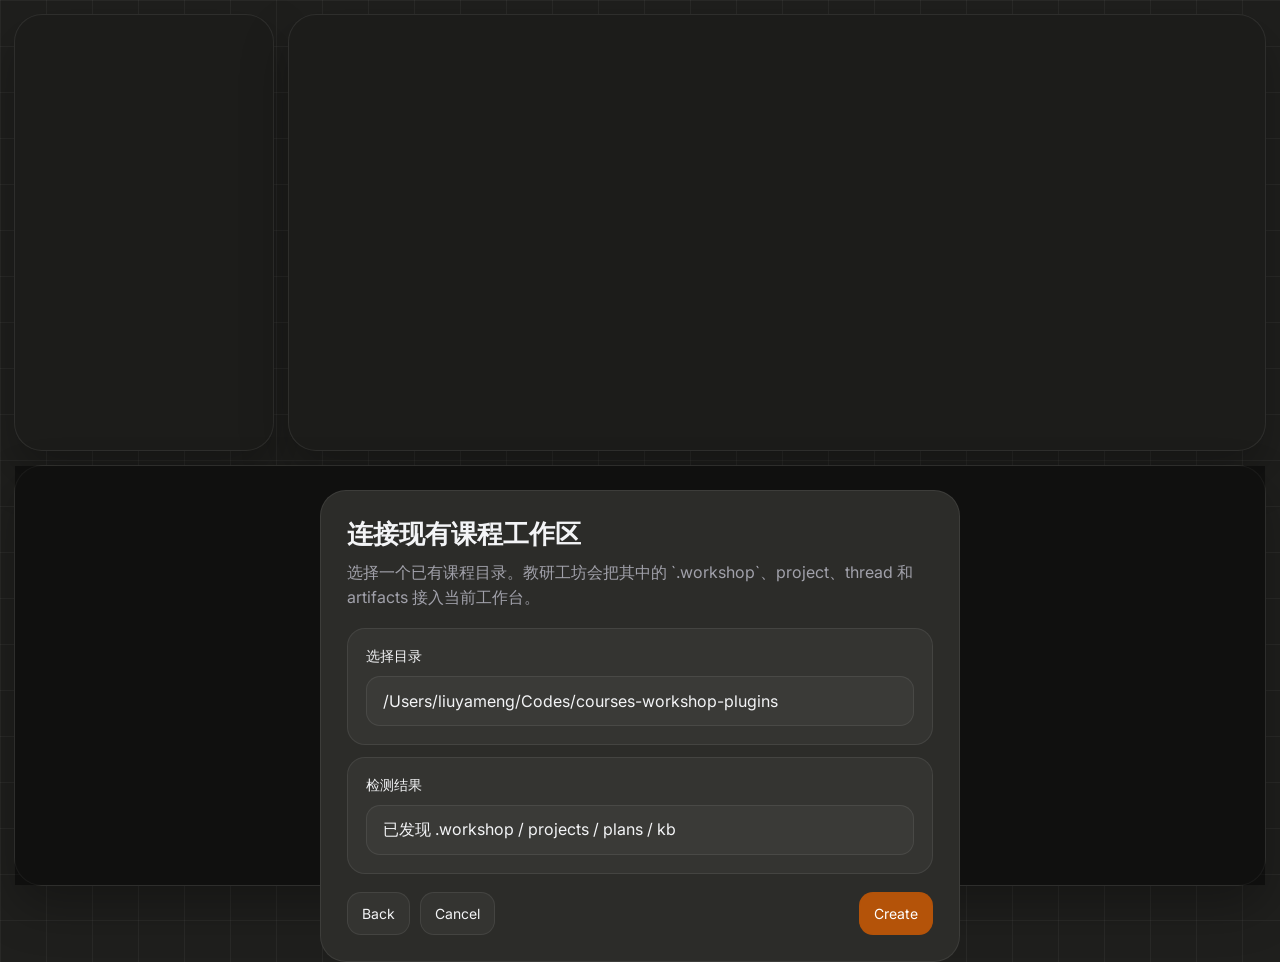
<file: apps/teaching-workshop-ui-v2-4/create-project-existing.html>
<!doctype html>
<html lang="zh-CN">
  <head>
    <meta charset="UTF-8" />
    <meta name="viewport" content="width=device-width, initial-scale=1.0" />
    <title>教研工坊 V2.4 · Existing Workspace</title>
    <link rel="stylesheet" href="./styles.css" />
  </head>
  <body data-page="create-existing">
    <div class="shell">
      <aside class="sidebar"></aside>
      <main class="main"></main>
      <aside class="rail">
        <div class="modal-overlay">
          <section class="modal-card">
            <div class="modal-header">
              <h2>连接现有课程工作区</h2>
              <p>选择一个已有课程目录。教研工坊会把其中的 `.workshop`、project、thread 和 artifacts 接入当前工作台。</p>
            </div>
            <div class="form-list">
              <div class="field"><label>选择目录</label><input value="/Users/liuyameng/Codes/courses-workshop-plugins" /></div>
              <div class="field"><label>检测结果</label><input value="已发现 .workshop / projects / plans / kb" /></div>
            </div>
            <div class="modal-actions">
              <a class="ghost-button" href="./create-project.html">Back</a>
              <a class="ghost-button" href="./index.html">Cancel</a>
              <a class="cta-button" href="./studio-thread.html">Create</a>
            </div>
          </section>
        </div>
      </aside>
    </div>
    <script src="./app.js"></script>
  </body>
</html>
</file>
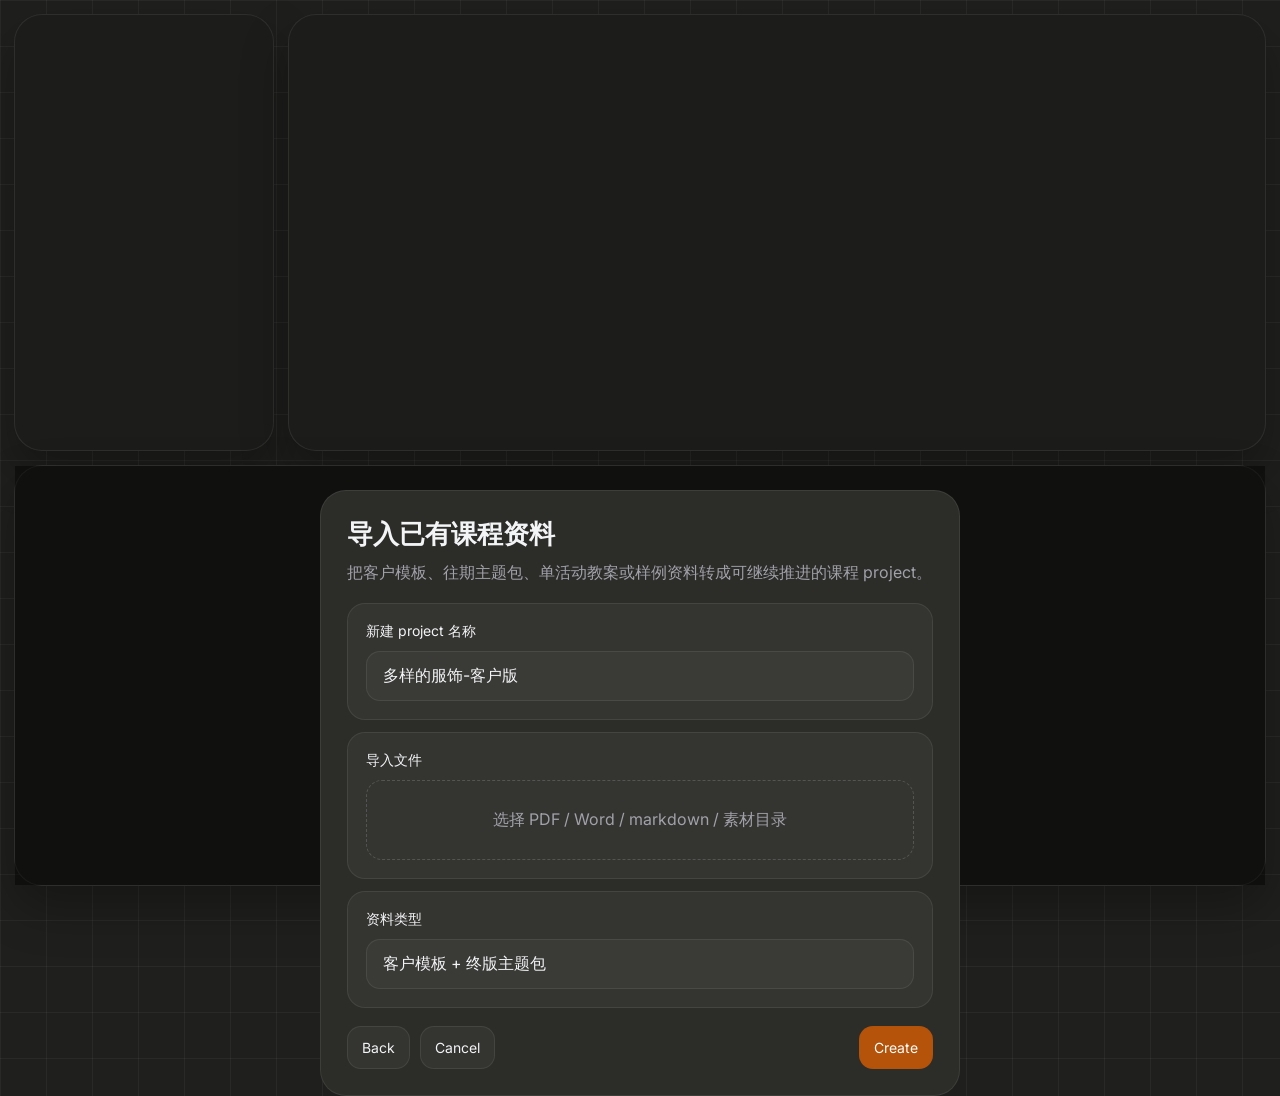
<file: apps/teaching-workshop-ui-v2-4/create-project-import.html>
<!doctype html>
<html lang="zh-CN">
  <head>
    <meta charset="UTF-8" />
    <meta name="viewport" content="width=device-width, initial-scale=1.0" />
    <title>教研工坊 V2.4 · Import Project</title>
    <link rel="stylesheet" href="./styles.css" />
  </head>
  <body data-page="create-import">
    <div class="shell">
      <aside class="sidebar"></aside>
      <main class="main"></main>
      <aside class="rail">
        <div class="modal-overlay">
          <section class="modal-card">
            <div class="modal-header">
              <h2>导入已有课程资料</h2>
              <p>把客户模板、往期主题包、单活动教案或样例资料转成可继续推进的课程 project。</p>
            </div>
            <div class="form-list">
              <div class="field"><label>新建 project 名称</label><input value="多样的服饰-客户版" /></div>
              <div class="field"><label>导入文件</label><div class="dropzone">选择 PDF / Word / markdown / 素材目录</div></div>
              <div class="field"><label>资料类型</label><input value="客户模板 + 终版主题包" /></div>
            </div>
            <div class="modal-actions">
              <a class="ghost-button" href="./create-project.html">Back</a>
              <a class="ghost-button" href="./index.html">Cancel</a>
              <a class="cta-button" href="./studio-thread.html">Create</a>
            </div>
          </section>
        </div>
      </aside>
    </div>
    <script src="./app.js"></script>
  </body>
</html>
</file>
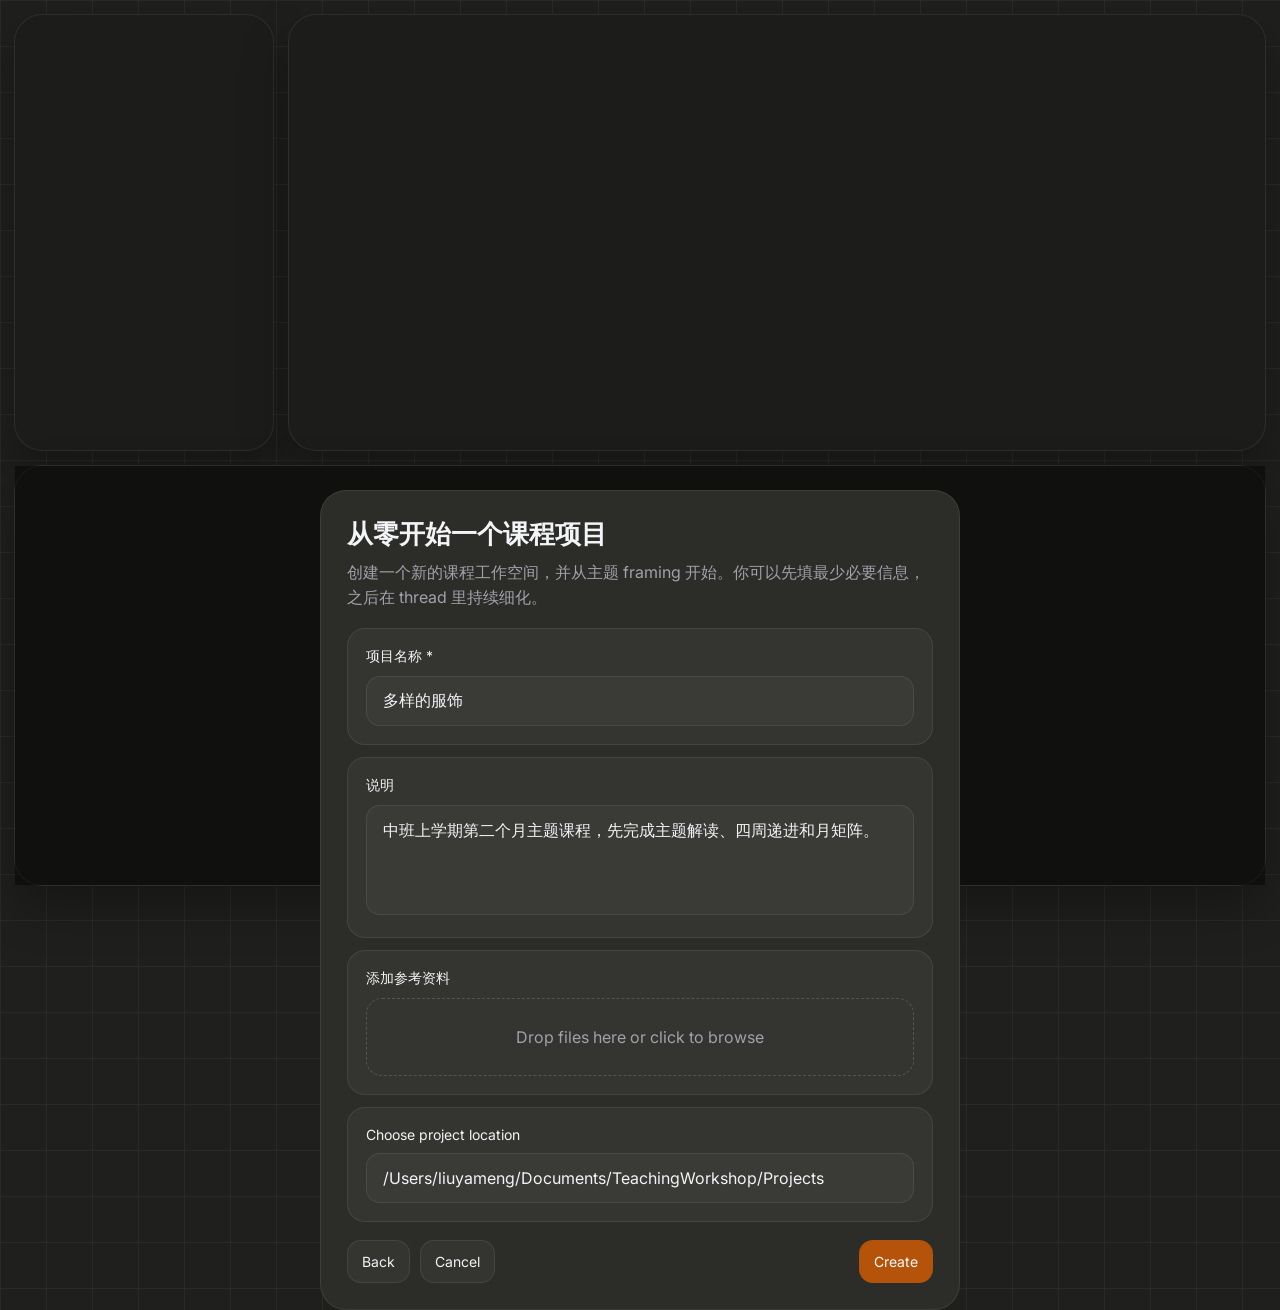
<file: apps/teaching-workshop-ui-v2-4/create-project-scratch.html>
<!doctype html>
<html lang="zh-CN">
  <head>
    <meta charset="UTF-8" />
    <meta name="viewport" content="width=device-width, initial-scale=1.0" />
    <title>教研工坊 V2.4 · Start From Scratch</title>
    <link rel="stylesheet" href="./styles.css" />
  </head>
  <body data-page="create-scratch">
    <div class="shell">
      <aside class="sidebar"></aside>
      <main class="main"></main>
      <aside class="rail">
        <div class="modal-overlay">
          <section class="modal-card">
            <div class="modal-header">
              <h2>从零开始一个课程项目</h2>
              <p>创建一个新的课程工作空间，并从主题 framing 开始。你可以先填最少必要信息，之后在 thread 里持续细化。</p>
            </div>
            <div class="form-list">
              <div class="field"><label>项目名称 *</label><input value="多样的服饰" /></div>
              <div class="field"><label>说明</label><textarea>中班上学期第二个月主题课程，先完成主题解读、四周递进和月矩阵。</textarea></div>
              <div class="field"><label>添加参考资料</label><div class="dropzone">Drop files here or click to browse</div></div>
              <div class="field"><label>Choose project location</label><input value="/Users/liuyameng/Documents/TeachingWorkshop/Projects" /></div>
            </div>
            <div class="modal-actions">
              <a class="ghost-button" href="./create-project.html">Back</a>
              <a class="ghost-button" href="./index.html">Cancel</a>
              <a class="cta-button" href="./studio-thread.html">Create</a>
            </div>
          </section>
        </div>
      </aside>
    </div>
    <script src="./app.js"></script>
  </body>
</html>
</file>
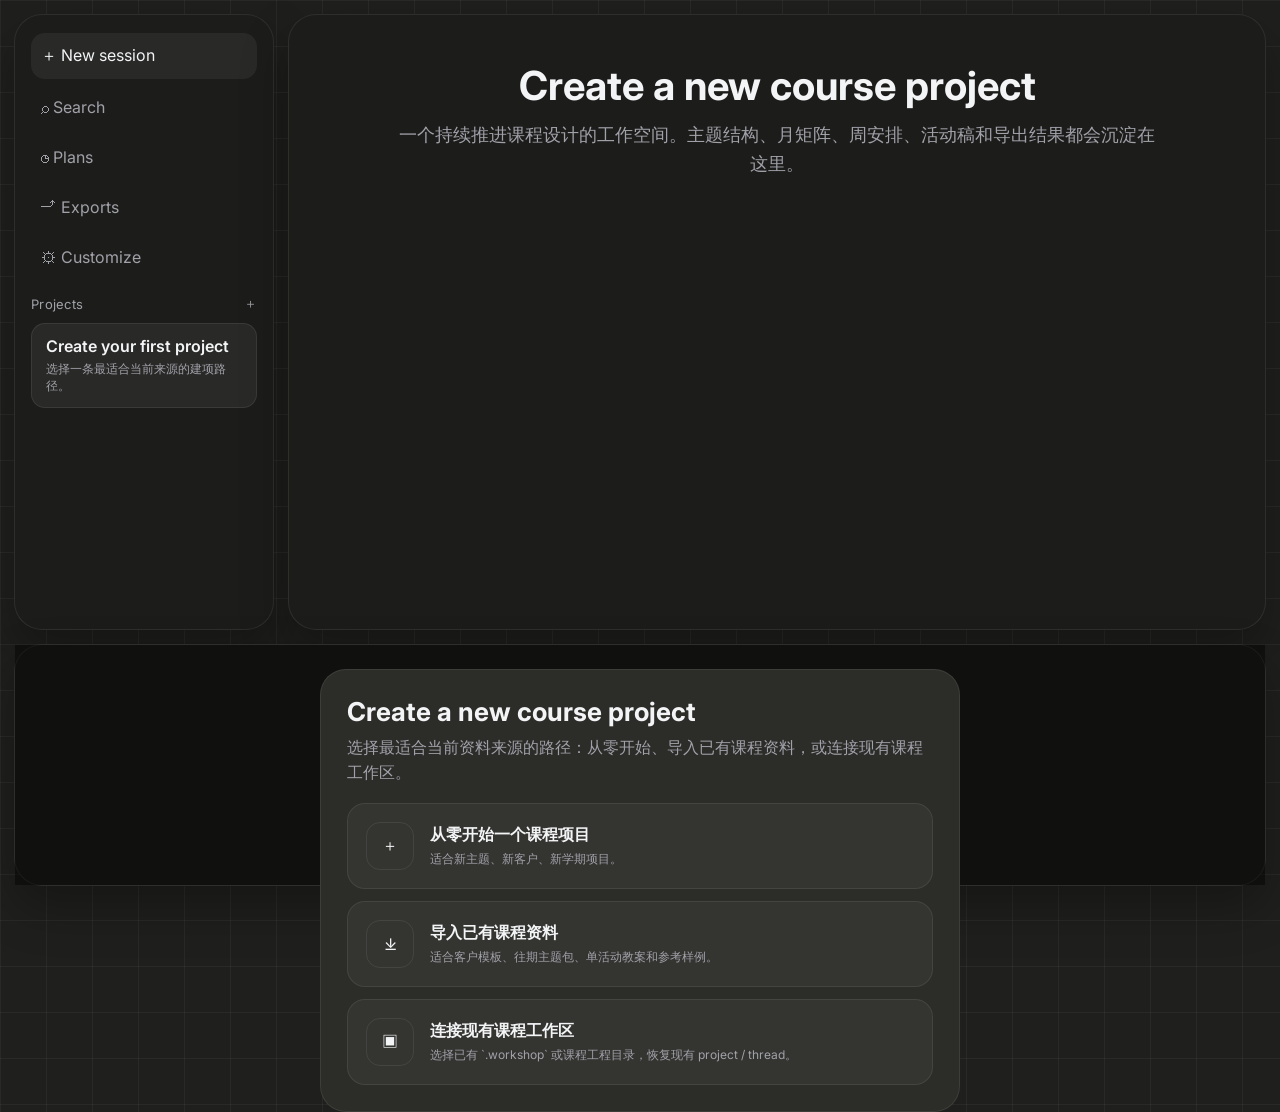
<file: apps/teaching-workshop-ui-v2-4/create-project.html>
<!doctype html>
<html lang="zh-CN">
  <head>
    <meta charset="UTF-8" />
    <meta name="viewport" content="width=device-width, initial-scale=1.0" />
    <title>教研工坊 V2.4 · Create Project</title>
    <link rel="stylesheet" href="./styles.css" />
  </head>
  <body data-page="create-project">
    <div class="shell">
      <aside class="sidebar">
        <div class="top-nav">
          <a class="nav-link active" href="./index.html">＋ New session</a>
          <a class="nav-link" href="./index.html">⌕ Search</a>
          <a class="nav-link" href="./index.html">◷ Plans</a>
          <a class="nav-link" href="./index.html">⤴ Exports</a>
          <a class="nav-link" href="./index.html">⚙ Customize</a>
        </div>
        <section class="sidebar-section">
          <div class="sidebar-label"><span>Projects</span><span>＋</span></div>
          <a class="thread-item active" href="./create-project.html">
            <div class="project-title">Create your first project</div>
            <div class="thread-meta">选择一条最适合当前来源的建项路径。</div>
          </a>
        </section>
      </aside>

      <main class="main">
        <section class="hero">
          <h1>Create a new course project</h1>
          <p>一个持续推进课程设计的工作空间。主题结构、月矩阵、周安排、活动稿和导出结果都会沉淀在这里。</p>
        </section>
      </main>

      <aside class="rail">
        <div class="modal-overlay">
          <section class="modal-card">
            <div class="modal-header">
              <h2>Create a new course project</h2>
              <p>选择最适合当前资料来源的路径：从零开始、导入已有课程资料，或连接现有课程工作区。</p>
            </div>
            <div class="choice-list">
              <a class="choice-card" href="./create-project-scratch.html"><div class="choice-icon">＋</div><div><div class="project-title">从零开始一个课程项目</div><div class="project-meta">适合新主题、新客户、新学期项目。</div></div></a>
              <a class="choice-card" href="./create-project-import.html"><div class="choice-icon">⤓</div><div><div class="project-title">导入已有课程资料</div><div class="project-meta">适合客户模板、往期主题包、单活动教案和参考样例。</div></div></a>
              <a class="choice-card" href="./create-project-existing.html"><div class="choice-icon">▣</div><div><div class="project-title">连接现有课程工作区</div><div class="project-meta">选择已有 `.workshop` 或课程工程目录，恢复现有 project / thread。</div></div></a>
            </div>
          </section>
        </div>
      </aside>
    </div>
    <script src="./app.js"></script>
  </body>
</html>
</file>
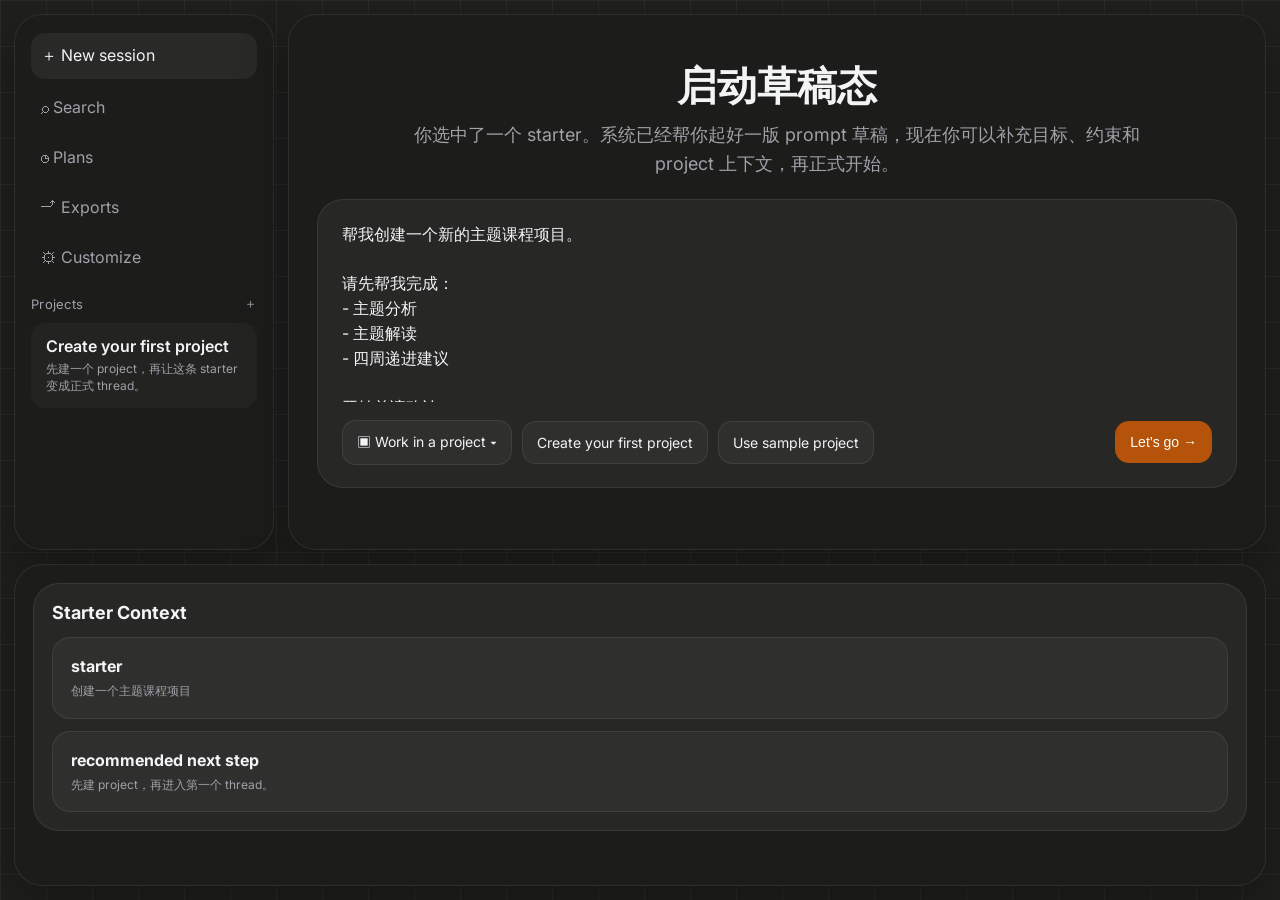
<file: apps/teaching-workshop-ui-v2-4/starter-selected.html>
<!doctype html>
<html lang="zh-CN">
  <head>
    <meta charset="UTF-8" />
    <meta name="viewport" content="width=device-width, initial-scale=1.0" />
    <title>教研工坊 V2.4 · Starter Selected</title>
    <link rel="stylesheet" href="./styles.css" />
  </head>
  <body data-page="starter">
    <div class="shell">
      <aside class="sidebar">
        <div class="top-nav">
          <a class="nav-link active" href="./index.html">＋ New session</a>
          <a class="nav-link" href="./index.html">⌕ Search</a>
          <a class="nav-link" href="./index.html">◷ Plans</a>
          <a class="nav-link" href="./index.html">⤴ Exports</a>
          <a class="nav-link" href="./index.html">⚙ Customize</a>
        </div>
        <section class="sidebar-section">
          <div class="sidebar-label"><span>Projects</span><span>＋</span></div>
          <a class="thread-item" href="./create-project.html">
            <div class="project-title">Create your first project</div>
            <div class="thread-meta">先建一个 project，再让这条 starter 变成正式 thread。</div>
          </a>
        </section>
      </aside>

      <main class="main">
        <section class="hero">
          <h1>启动草稿态</h1>
          <p>你选中了一个 starter。系统已经帮你起好一版 prompt 草稿，现在你可以补充目标、约束和 project 上下文，再正式开始。</p>
        </section>

        <section class="composer-card">
          <textarea class="composer-textarea">帮我创建一个新的主题课程项目。

请先帮我完成：
- 主题分析
- 主题解读
- 四周递进建议

开始前请确认：
- 主题名称
- 年龄段 / 班级
- 是否对齐客户模板
- 希望采用哪种课程 pipeline</textarea>
          <div class="composer-controls">
            <span class="select-pill">▣ Work in a project ▾</span>
            <a class="ghost-button" href="./create-project.html">Create your first project</a>
            <a class="ghost-button" href="./studio-thread.html">Use sample project</a>
            <button class="cta-button">Let’s go →</button>
          </div>
        </section>
      </main>

      <aside class="rail">
        <div class="rail-card">
          <h3>Starter Context</h3>
          <div class="source-list">
            <div class="source-item"><strong>starter</strong><div class="project-meta">创建一个主题课程项目</div></div>
            <div class="source-item"><strong>recommended next step</strong><div class="project-meta">先建 project，再进入第一个 thread。</div></div>
          </div>
        </div>
      </aside>
    </div>
    <script src="./app.js"></script>
  </body>
</html>
</file>
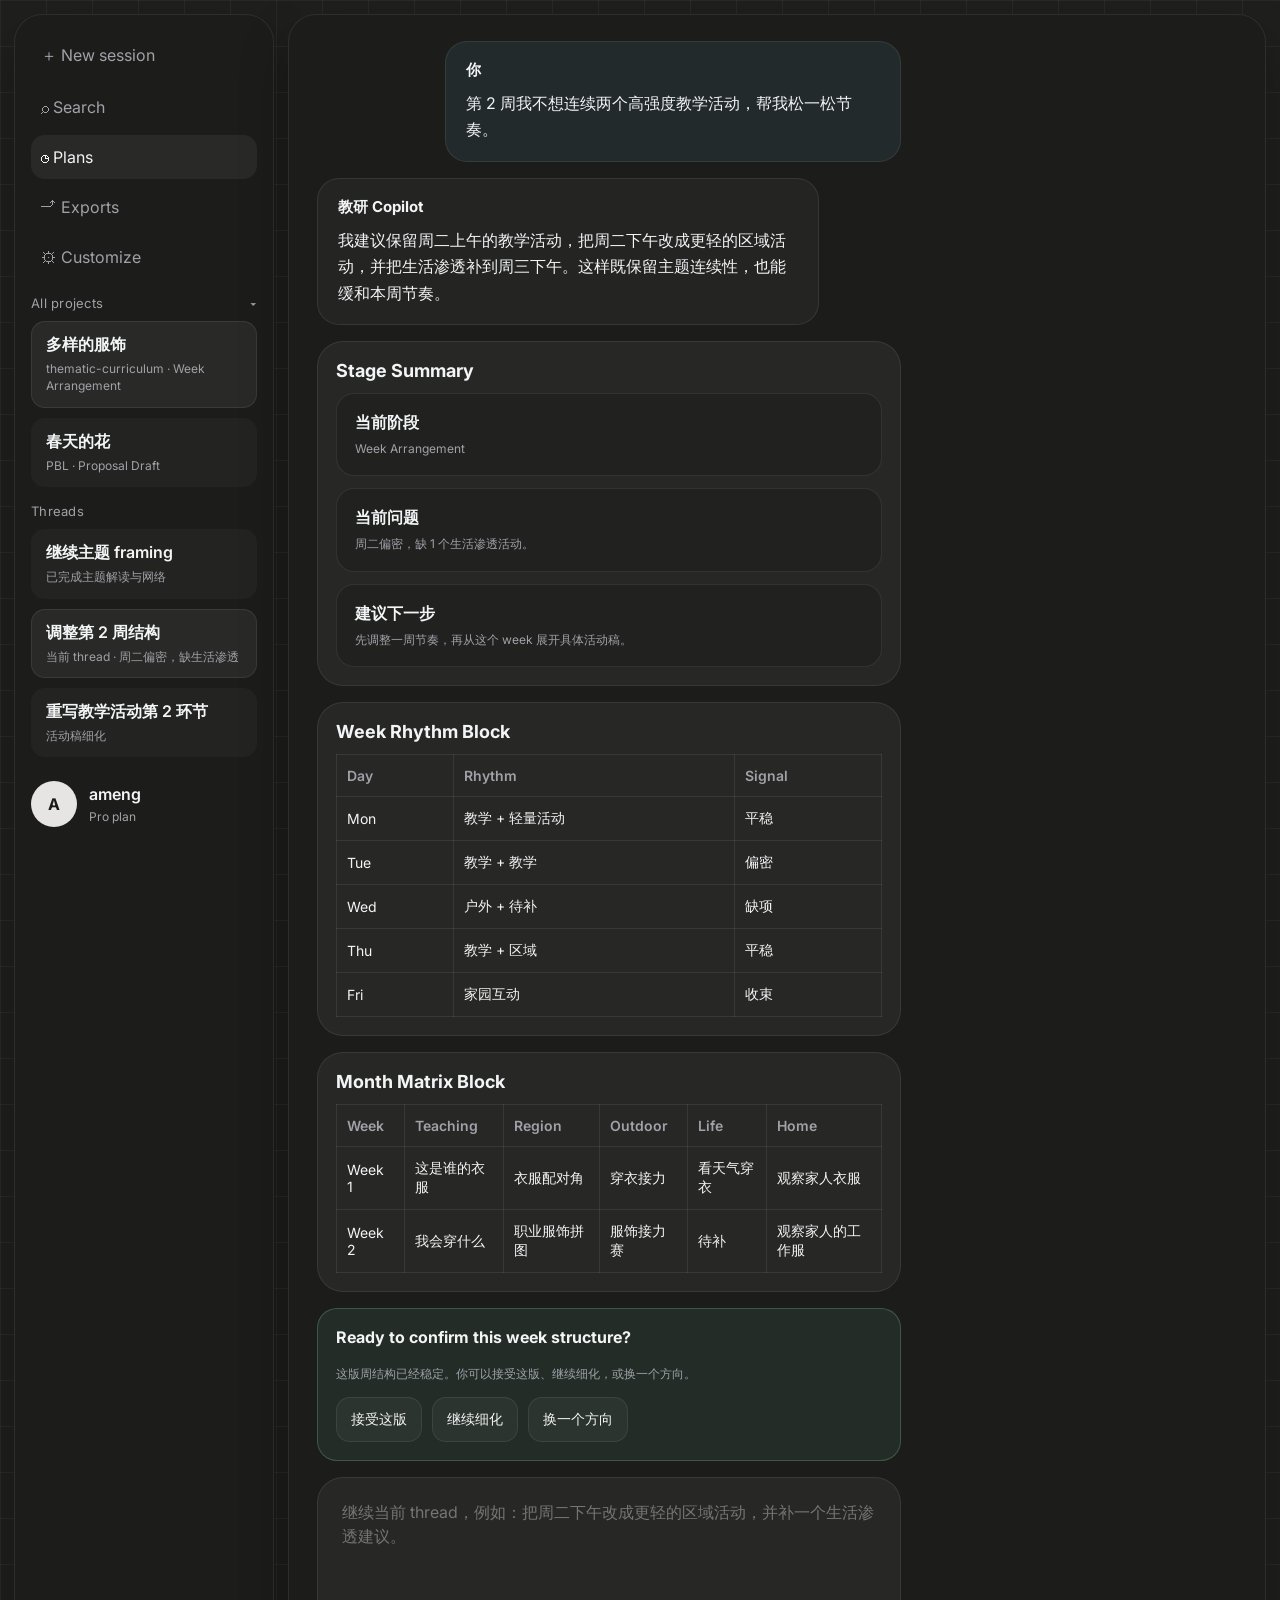
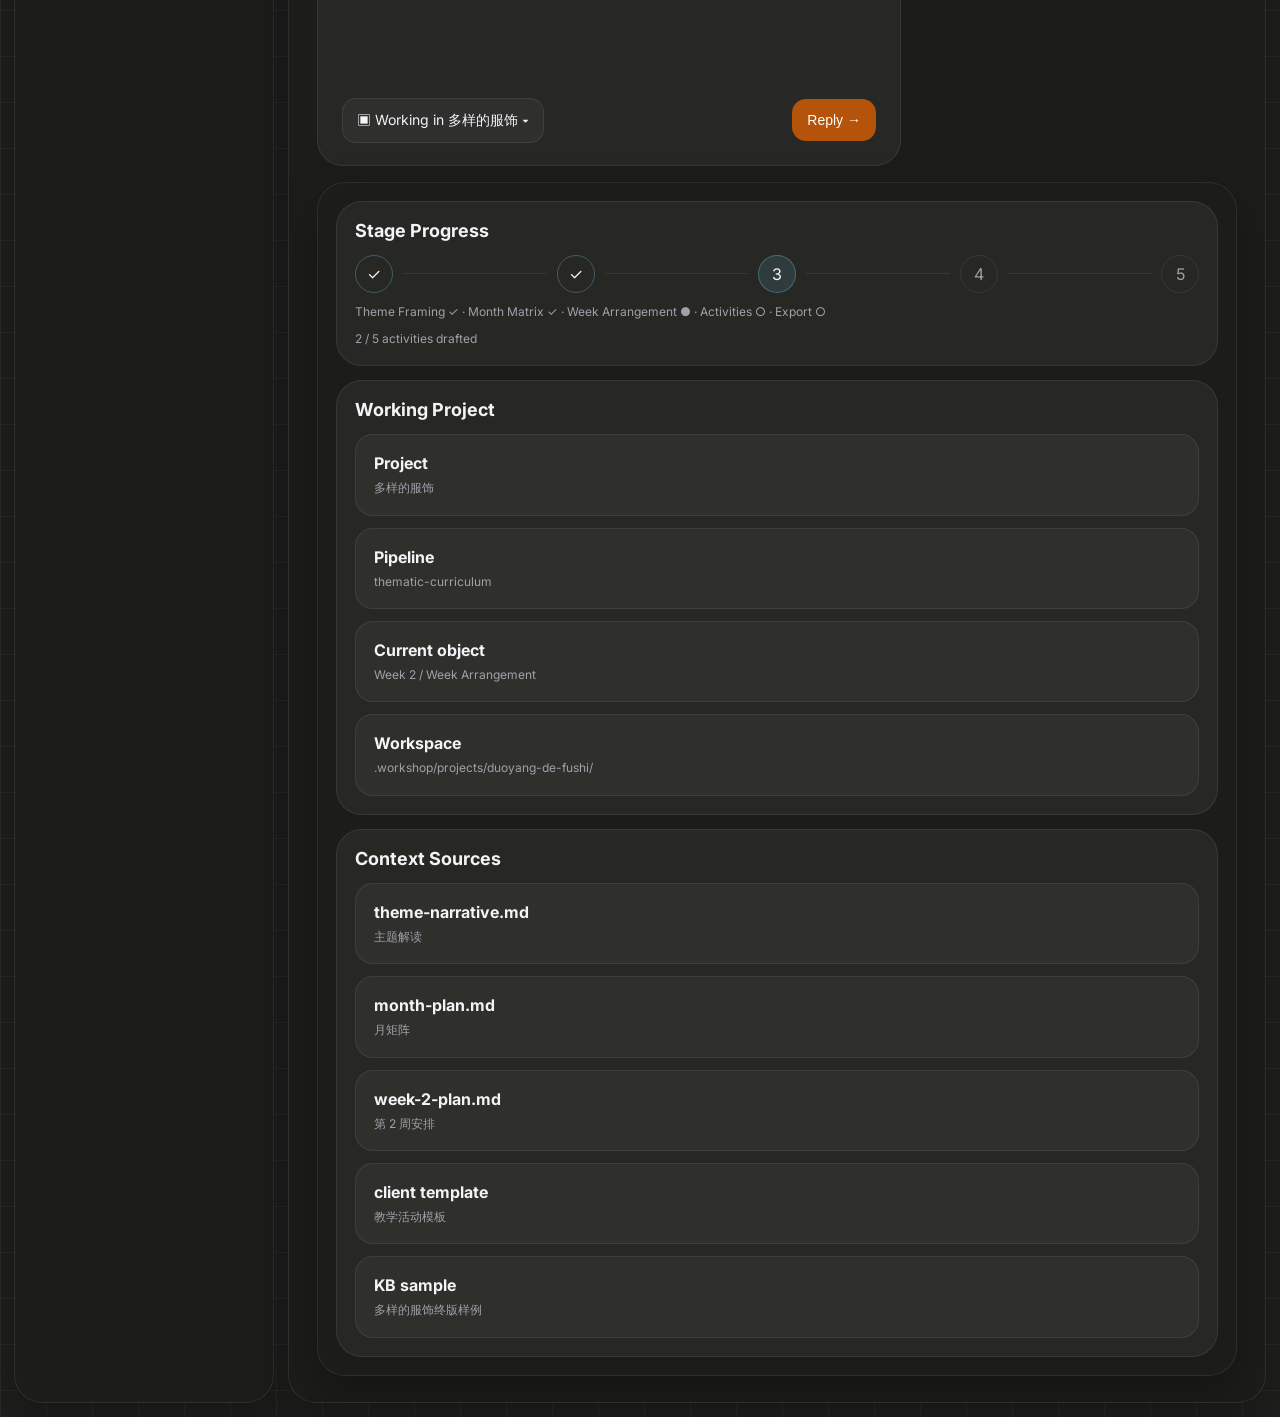
<file: apps/teaching-workshop-ui-v2-4/studio-thread.html>
<!doctype html>
<html lang="zh-CN">
  <head>
    <meta charset="UTF-8" />
    <meta name="viewport" content="width=device-width, initial-scale=1.0" />
    <title>教研工坊 V2.4 · Active Thread</title>
    <link rel="stylesheet" href="./styles.css" />
  </head>
  <body data-page="thread">
    <div class="shell">
      <aside class="sidebar">
        <div class="top-nav">
          <a class="nav-link" href="./index.html">＋ New session</a>
          <a class="nav-link" href="./index.html">⌕ Search</a>
          <a class="nav-link active" href="./studio-thread.html">◷ Plans</a>
          <a class="nav-link" href="./studio-thread.html">⤴ Exports</a>
          <a class="nav-link" href="./studio-thread.html">⚙ Customize</a>
        </div>
        <section class="sidebar-section">
          <div class="sidebar-label"><span>All projects</span><span>▾</span></div>
          <a class="project-chip active" href="./studio-thread.html"><div class="project-title">多样的服饰</div><div class="project-meta">thematic-curriculum · Week Arrangement</div></a>
          <a class="project-chip" href="./studio-thread.html"><div class="project-title">春天的花</div><div class="project-meta">PBL · Proposal Draft</div></a>
        </section>
        <section class="sidebar-section">
          <div class="sidebar-label">Threads</div>
          <a class="thread-item" href="./studio-thread.html"><div class="project-title">继续主题 framing</div><div class="thread-meta">已完成主题解读与网络</div></a>
          <a class="thread-item active" href="./studio-thread.html"><div class="project-title">调整第 2 周结构</div><div class="thread-meta">当前 thread · 周二偏密，缺生活渗透</div></a>
          <a class="thread-item" href="./studio-thread.html"><div class="project-title">重写教学活动第 2 环节</div><div class="thread-meta">活动稿细化</div></a>
        </section>
        <div class="user-card"><div class="avatar">A</div><div><div class="project-title">ameng</div><div class="project-meta">Pro plan</div></div></div>
      </aside>

      <main class="main">
        <section class="two-col">
          <div class="conversation-surface">
            <div class="message user"><h3>你</h3><p>第 2 周我不想连续两个高强度教学活动，帮我松一松节奏。</p></div>
            <div class="message ai"><h3>教研 Copilot</h3><p>我建议保留周二上午的教学活动，把周二下午改成更轻的区域活动，并把生活渗透补到周三下午。这样既保留主题连续性，也能缓和本周节奏。</p></div>

            <section class="render-card">
              <h3>Stage Summary</h3>
              <div class="render-list">
                <div class="render-item"><strong>当前阶段</strong><div class="project-meta">Week Arrangement</div></div>
                <div class="render-item"><strong>当前问题</strong><div class="project-meta">周二偏密，缺 1 个生活渗透活动。</div></div>
                <div class="render-item"><strong>建议下一步</strong><div class="project-meta">先调整一周节奏，再从这个 week 展开具体活动稿。</div></div>
              </div>
            </section>

            <section class="render-card">
              <h3>Week Rhythm Block</h3>
              <table class="table-like">
                <thead><tr><th>Day</th><th>Rhythm</th><th>Signal</th></tr></thead>
                <tbody>
                  <tr><td>Mon</td><td>教学 + 轻量活动</td><td>平稳</td></tr>
                  <tr><td>Tue</td><td>教学 + 教学</td><td>偏密</td></tr>
                  <tr><td>Wed</td><td>户外 + 待补</td><td>缺项</td></tr>
                  <tr><td>Thu</td><td>教学 + 区域</td><td>平稳</td></tr>
                  <tr><td>Fri</td><td>家园互动</td><td>收束</td></tr>
                </tbody>
              </table>
            </section>

            <section class="render-card">
              <h3>Month Matrix Block</h3>
              <table class="table-like">
                <thead><tr><th>Week</th><th>Teaching</th><th>Region</th><th>Outdoor</th><th>Life</th><th>Home</th></tr></thead>
                <tbody>
                  <tr><td>Week 1</td><td>这是谁的衣服</td><td>衣服配对角</td><td>穿衣接力</td><td>看天气穿衣</td><td>观察家人衣服</td></tr>
                  <tr><td>Week 2</td><td>我会穿什么</td><td>职业服饰拼图</td><td>服饰接力赛</td><td>待补</td><td>观察家人的工作服</td></tr>
                </tbody>
              </table>
            </section>

            <section class="confirm-card">
              <div class="confirm-title">Ready to confirm this week structure?</div>
              <div class="project-meta">这版周结构已经稳定。你可以接受这版、继续细化，或换一个方向。</div>
              <div class="prompt-actions">
                <span class="ghost-button">接受这版</span>
                <span class="ghost-button">继续细化</span>
                <span class="ghost-button">换一个方向</span>
              </div>
            </section>

            <section class="composer-card" style="margin:0;">
              <textarea class="composer-textarea" placeholder="继续当前 thread，例如：把周二下午改成更轻的区域活动，并补一个生活渗透建议。"></textarea>
              <div class="composer-controls">
                <span class="select-pill">▣ Working in 多样的服饰 ▾</span>
                <button class="cta-button">Reply →</button>
              </div>
            </section>
          </div>

          <aside class="rail">
            <div class="rail-card">
              <h3>Stage Progress</h3>
              <div class="progress-steps">
                <div class="step done">✓</div><div class="path"></div>
                <div class="step done">✓</div><div class="path"></div>
                <div class="step active">3</div><div class="path"></div>
                <div class="step">4</div><div class="path"></div>
                <div class="step">5</div>
              </div>
              <div class="project-meta">Theme Framing ✓ · Month Matrix ✓ · Week Arrangement ● · Activities ○ · Export ○</div>
              <div class="project-meta" style="margin-top:10px;">2 / 5 activities drafted</div>
            </div>

            <div class="rail-card">
              <h3>Working Project</h3>
              <div class="source-list">
                <div class="source-item"><strong>Project</strong><div class="project-meta">多样的服饰</div></div>
                <div class="source-item"><strong>Pipeline</strong><div class="project-meta">thematic-curriculum</div></div>
                <div class="source-item"><strong>Current object</strong><div class="project-meta">Week 2 / Week Arrangement</div></div>
                <div class="source-item"><strong>Workspace</strong><div class="project-meta">.workshop/projects/duoyang-de-fushi/</div></div>
              </div>
            </div>

            <div class="rail-card">
              <h3>Context Sources</h3>
              <div class="source-list">
                <div class="source-item"><strong>theme-narrative.md</strong><div class="project-meta">主题解读</div></div>
                <div class="source-item"><strong>month-plan.md</strong><div class="project-meta">月矩阵</div></div>
                <div class="source-item"><strong>week-2-plan.md</strong><div class="project-meta">第 2 周安排</div></div>
                <div class="source-item"><strong>client template</strong><div class="project-meta">教学活动模板</div></div>
                <div class="source-item"><strong>KB sample</strong><div class="project-meta">多样的服饰终版样例</div></div>
              </div>
            </div>
          </aside>
        </section>
      </main>
    </div>
    <script src="./app.js"></script>
  </body>
</html>
</file>
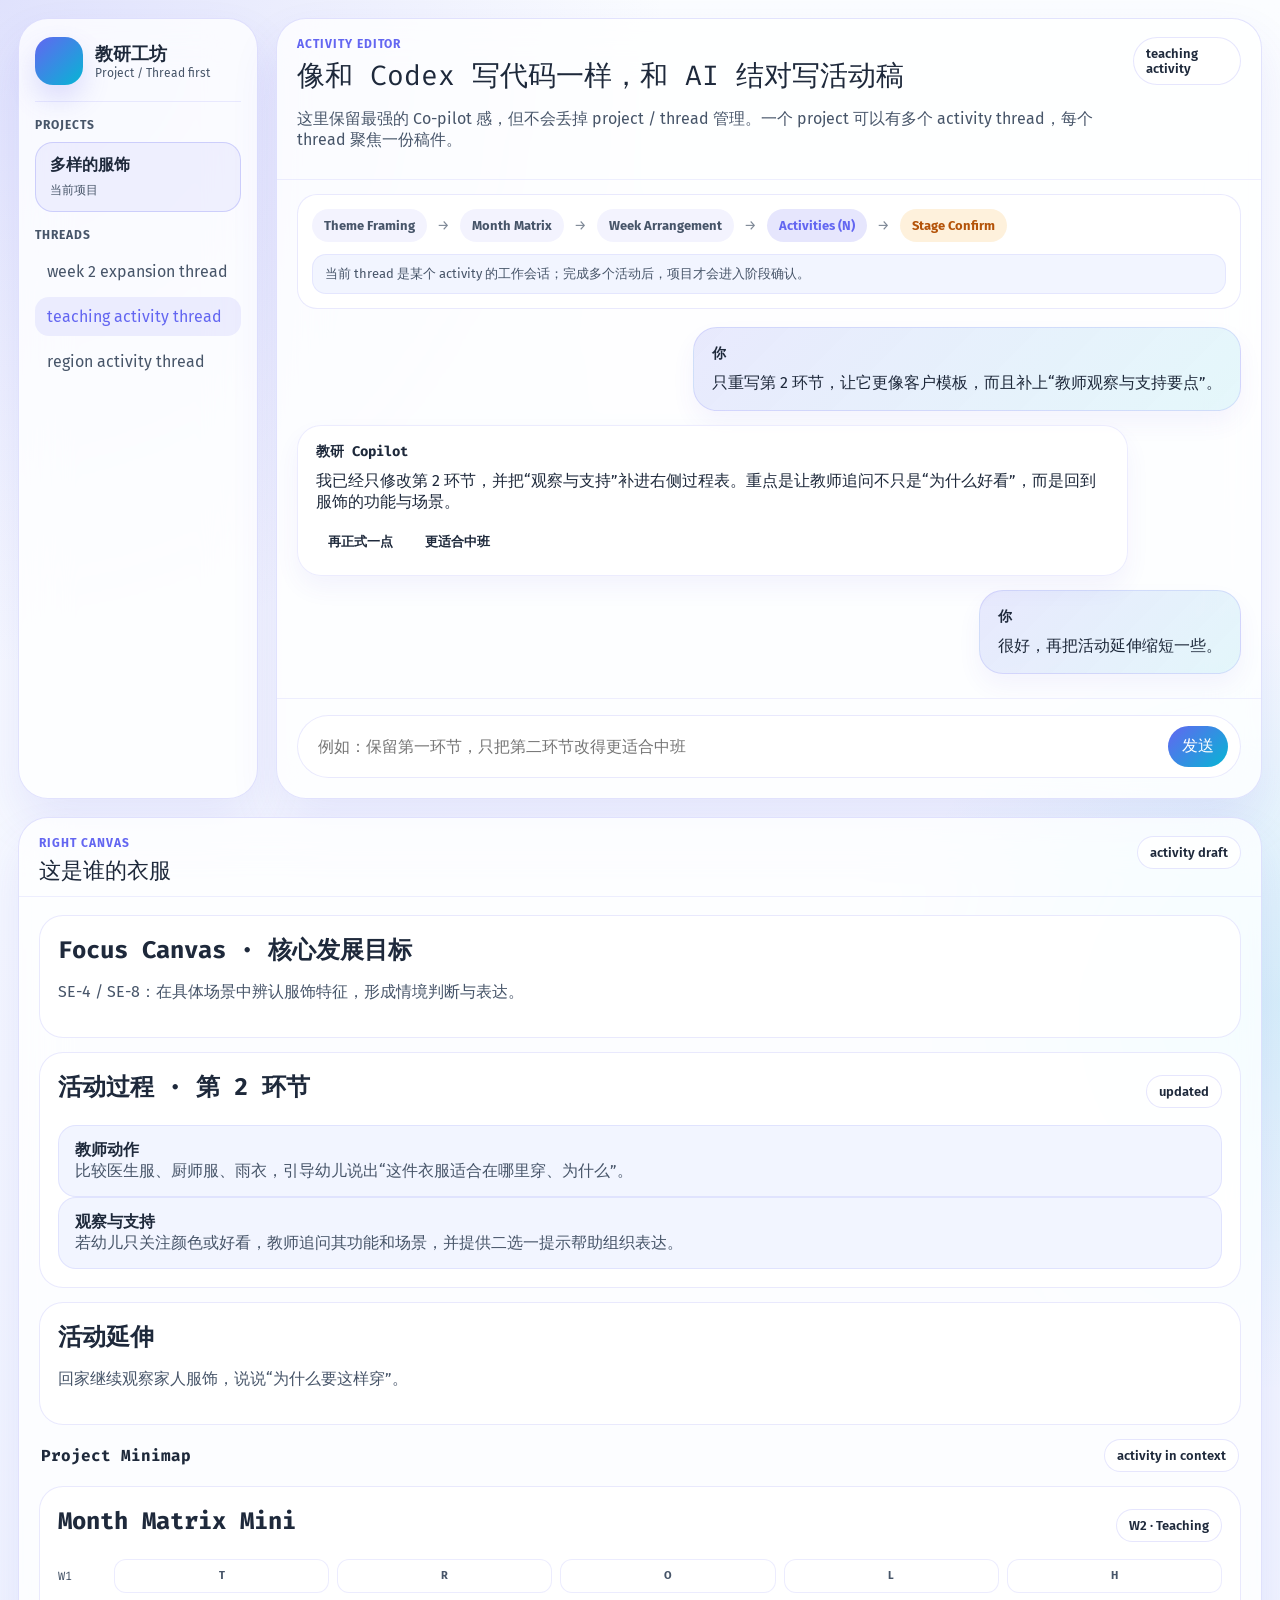
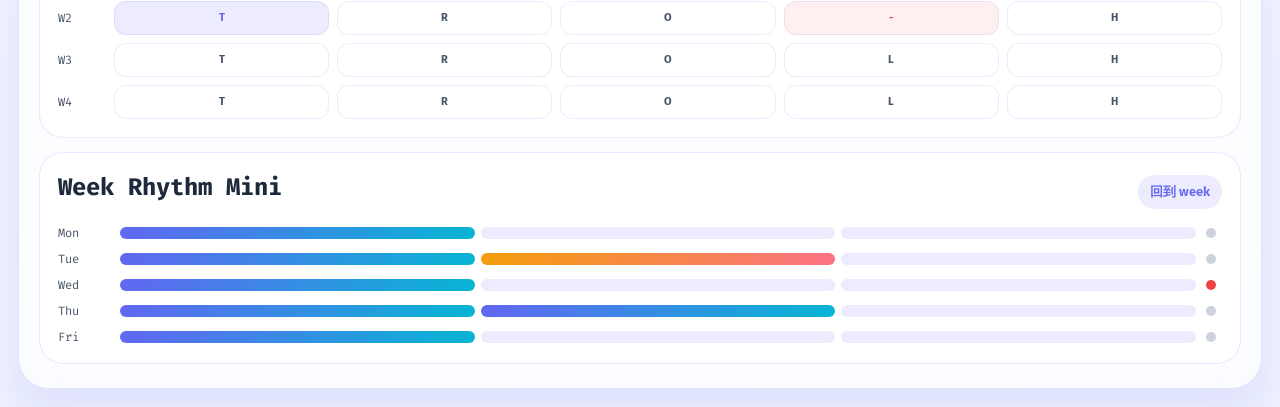
<file: apps/teaching-workshop-ui-v2/activity-editor.html>
<!doctype html>
<html lang="zh-CN">
  <head><meta charset="UTF-8" /><meta name="viewport" content="width=device-width, initial-scale=1.0" /><title>教研工坊 V2 · Activity Editor</title><link rel="stylesheet" href="./styles.css" /></head>
  <body data-page="activity">
    <div class="studio-shell">
      <aside class="sidebar">
        <div class="brand"><div class="studio-mark"></div><div><div class="brand-title">教研工坊</div><div class="brand-subtitle">Project / Thread first</div></div></div>
        <section class="sidebar-section">
          <div class="sidebar-label">Projects</div>
          <a class="project-card active" href="./activity-editor.html"><div class="project-title">多样的服饰</div><div class="project-meta">当前项目</div></a>
        </section>
        <section class="sidebar-section">
          <div class="sidebar-label">Threads</div>
          <div class="thread-list">
            <a class="thread-link" href="./week-arrangement.html">week 2 expansion thread</a>
            <a class="thread-link active" href="./activity-editor.html">teaching activity thread</a>
            <a class="thread-link" href="./activity-editor.html">region activity thread</a>
          </div>
        </section>
      </aside>
      <main class="conversation">
        <div class="panel-head"><div><div class="eyebrow">Activity Editor</div><div class="title">像和 Codex 写代码一样，和 AI 结对写活动稿</div><p class="muted">这里保留最强的 Co-pilot 感，但不会丢掉 project / thread 管理。一个 project 可以有多个 activity thread，每个 thread 聚焦一份稿件。</p></div><div class="head-actions"><span class="chip">teaching activity</span></div></div>
        <div class="stage-map">
          <div class="stage-flow">
            <span class="stage-node">Theme Framing</span><span class="stage-arrow">→</span><span class="stage-node">Month Matrix</span><span class="stage-arrow">→</span><span class="stage-node">Week Arrangement</span><span class="stage-arrow">→</span><span class="stage-node active">Activities (N)</span><span class="stage-arrow">→</span><span class="stage-node gate">Stage Confirm</span>
          </div>
          <div class="stage-notes"><div class="stage-note">当前 thread 是某个 activity 的工作会话；完成多个活动后，项目才会进入阶段确认。</div></div>
        </div>
        <div class="conversation-scroll">
          <div class="message user"><h3>你</h3><div>只重写第 2 环节，让它更像客户模板，而且补上“教师观察与支持要点”。</div></div>
          <div class="message ai"><h3>教研 Copilot</h3><div>我已经只修改第 2 环节，并把“观察与支持”补进右侧过程表。重点是让教师追问不只是“为什么好看”，而是回到服饰的功能与场景。</div><div class="bubble-actions" style="margin-top:12px;"><span class="bubble-action">再正式一点</span><span class="bubble-action">更适合中班</span></div></div>
          <div class="message user"><h3>你</h3><div>很好，再把活动延伸缩短一些。</div></div>
        </div>
        <div class="composer"><div class="composer-shell"><input placeholder="例如：保留第一环节，只把第二环节改得更适合中班" /><button class="button button-primary">发送</button></div></div>
      </main>
      <aside class="canvas">
        <div class="panel-head"><div><div class="eyebrow">Right Canvas</div><div class="title" style="font-size:22px;">这是谁的衣服</div></div><span class="chip">activity draft</span></div>
        <div class="canvas-scroll">
          <section class="canvas-focus">
            <section class="canvas-card"><h2>Focus Canvas · 核心发展目标</h2><p class="muted">SE-4 / SE-8：在具体场景中辨认服饰特征，形成情境判断与表达。</p></section>
            <section class="canvas-card"><div class="section-head"><h2>活动过程 · 第 2 环节</h2><span class="chip">updated</span></div><div class="section-item"><strong>教师动作</strong><div class="muted">比较医生服、厨师服、雨衣，引导幼儿说出“这件衣服适合在哪里穿、为什么”。</div></div><div class="section-item"><strong>观察与支持</strong><div class="muted">若幼儿只关注颜色或好看，教师追问其功能和场景，并提供二选一提示帮助组织表达。</div></div></section>
            <section class="canvas-card"><h2>活动延伸</h2><p class="muted">回家继续观察家人服饰，说说“为什么要这样穿”。</p></section>
          </section>
          <div class="canvas-divider"><h3>Project Minimap</h3><span class="chip">activity in context</span></div>
          <section class="project-minimap">
            <section class="canvas-card">
              <div class="section-head"><h2>Month Matrix Mini</h2><span class="chip">W2 · Teaching</span></div>
              <div class="minimap-grid">
                <div class="mini-week-row"><div class="mini-week-label">W1</div><div class="mini-slot">T</div><div class="mini-slot">R</div><div class="mini-slot">O</div><div class="mini-slot">L</div><div class="mini-slot">H</div></div>
                <div class="mini-week-row"><div class="mini-week-label">W2</div><div class="mini-slot active">T</div><div class="mini-slot">R</div><div class="mini-slot">O</div><div class="mini-slot missing">-</div><div class="mini-slot">H</div></div>
                <div class="mini-week-row"><div class="mini-week-label">W3</div><div class="mini-slot">T</div><div class="mini-slot">R</div><div class="mini-slot">O</div><div class="mini-slot">L</div><div class="mini-slot">H</div></div>
                <div class="mini-week-row"><div class="mini-week-label">W4</div><div class="mini-slot">T</div><div class="mini-slot">R</div><div class="mini-slot">O</div><div class="mini-slot">L</div><div class="mini-slot">H</div></div>
              </div>
            </section>
            <section class="canvas-card">
              <div class="section-head"><h2>Week Rhythm Mini</h2><a class="mini-link" href="./week-arrangement.html">回到 week</a></div>
              <div class="rhythm-list">
                <div class="rhythm-row"><div class="mini-week-label">Mon</div><div class="rhythm-bars"><span class="rhythm-bar active"></span><span class="rhythm-bar"></span><span class="rhythm-bar"></span></div><span class="rhythm-dot"></span></div>
                <div class="rhythm-row"><div class="mini-week-label">Tue</div><div class="rhythm-bars"><span class="rhythm-bar active"></span><span class="rhythm-bar warning"></span><span class="rhythm-bar"></span></div><span class="rhythm-dot"></span></div>
                <div class="rhythm-row"><div class="mini-week-label">Wed</div><div class="rhythm-bars"><span class="rhythm-bar active"></span><span class="rhythm-bar"></span><span class="rhythm-bar"></span></div><span class="rhythm-dot missing"></span></div>
                <div class="rhythm-row"><div class="mini-week-label">Thu</div><div class="rhythm-bars"><span class="rhythm-bar active"></span><span class="rhythm-bar active"></span><span class="rhythm-bar"></span></div><span class="rhythm-dot"></span></div>
                <div class="rhythm-row"><div class="mini-week-label">Fri</div><div class="rhythm-bars"><span class="rhythm-bar active"></span><span class="rhythm-bar"></span><span class="rhythm-bar"></span></div><span class="rhythm-dot"></span></div>
              </div>
            </section>
          </section>
        </div>
      </aside>
    </div>
    <script src="./app.js"></script>
  </body>
</html>
</file>
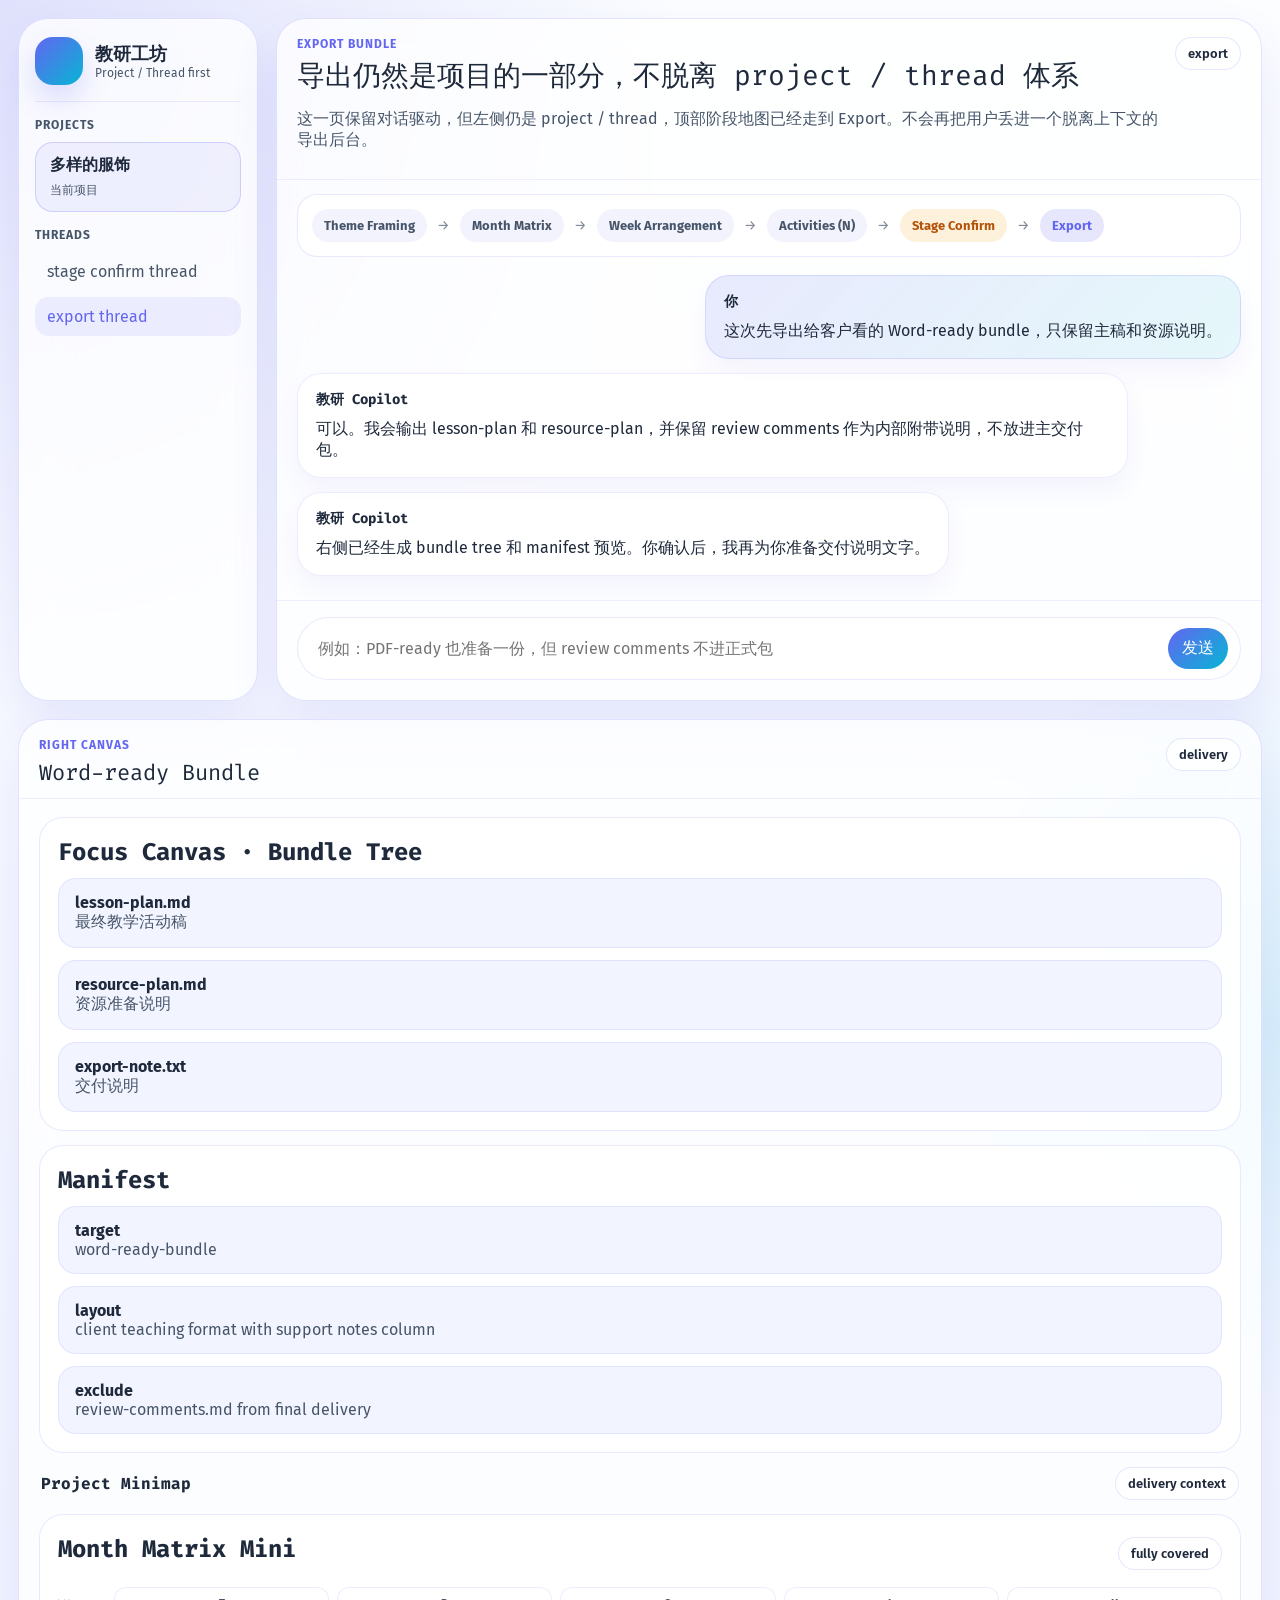
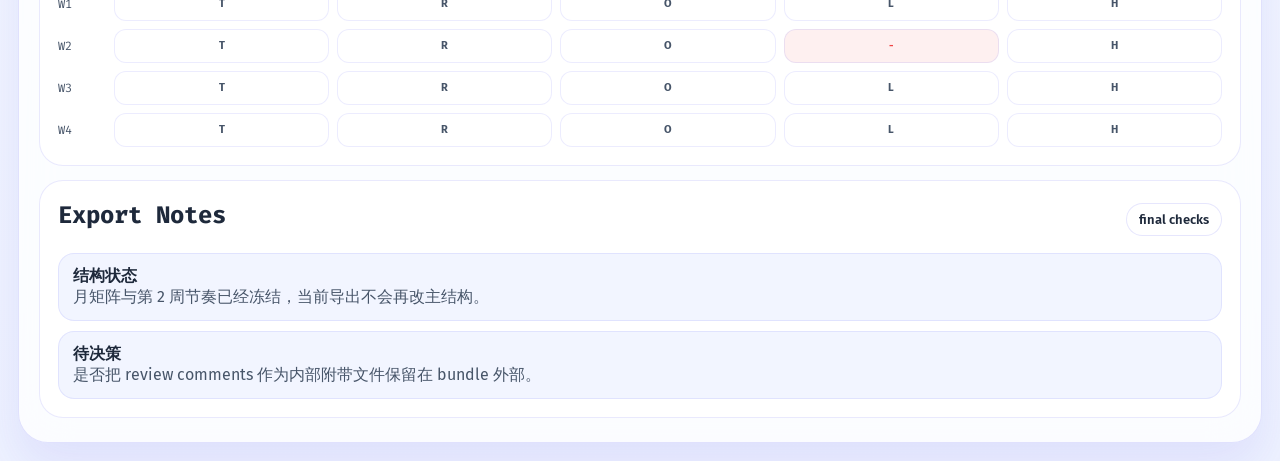
<file: apps/teaching-workshop-ui-v2/export-bundle.html>
<!doctype html>
<html lang="zh-CN">
  <head><meta charset="UTF-8" /><meta name="viewport" content="width=device-width, initial-scale=1.0" /><title>教研工坊 V2 · Export Bundle</title><link rel="stylesheet" href="./styles.css" /></head>
  <body data-page="export">
    <div class="studio-shell">
      <aside class="sidebar">
        <div class="brand"><div class="studio-mark"></div><div><div class="brand-title">教研工坊</div><div class="brand-subtitle">Project / Thread first</div></div></div>
        <section class="sidebar-section">
          <div class="sidebar-label">Projects</div>
          <a class="project-card active" href="./export-bundle.html"><div class="project-title">多样的服饰</div><div class="project-meta">当前项目</div></a>
        </section>
        <section class="sidebar-section">
          <div class="sidebar-label">Threads</div>
          <div class="thread-list">
            <a class="thread-link" href="./hil-confirm.html">stage confirm thread</a>
            <a class="thread-link active" href="./export-bundle.html">export thread</a>
          </div>
        </section>
      </aside>
      <main class="conversation">
        <div class="panel-head"><div><div class="eyebrow">Export Bundle</div><div class="title">导出仍然是项目的一部分，不脱离 project / thread 体系</div><p class="muted">这一页保留对话驱动，但左侧仍是 project / thread，顶部阶段地图已经走到 Export。不会再把用户丢进一个脱离上下文的导出后台。</p></div><div class="head-actions"><span class="chip">export</span></div></div>
        <div class="stage-map">
          <div class="stage-flow">
            <span class="stage-node">Theme Framing</span><span class="stage-arrow">→</span><span class="stage-node">Month Matrix</span><span class="stage-arrow">→</span><span class="stage-node">Week Arrangement</span><span class="stage-arrow">→</span><span class="stage-node">Activities (N)</span><span class="stage-arrow">→</span><span class="stage-node gate">Stage Confirm</span><span class="stage-arrow">→</span><span class="stage-node active">Export</span>
          </div>
        </div>
        <div class="conversation-scroll">
          <div class="message user"><h3>你</h3><div>这次先导出给客户看的 Word-ready bundle，只保留主稿和资源说明。</div></div>
          <div class="message ai"><h3>教研 Copilot</h3><div>可以。我会输出 lesson-plan 和 resource-plan，并保留 review comments 作为内部附带说明，不放进主交付包。</div></div>
          <div class="message ai"><h3>教研 Copilot</h3><div>右侧已经生成 bundle tree 和 manifest 预览。你确认后，我再为你准备交付说明文字。</div></div>
        </div>
        <div class="composer"><div class="composer-shell"><input placeholder="例如：PDF-ready 也准备一份，但 review comments 不进正式包" /><button class="button button-primary">发送</button></div></div>
      </main>
      <aside class="canvas">
        <div class="panel-head"><div><div class="eyebrow">Right Canvas</div><div class="title" style="font-size:22px;">Word-ready Bundle</div></div><span class="chip">delivery</span></div>
        <div class="canvas-scroll">
          <section class="canvas-focus">
            <section class="canvas-card"><h2>Focus Canvas · Bundle Tree</h2><div class="stack-list"><div class="stack-item"><strong>lesson-plan.md</strong><div class="muted">最终教学活动稿</div></div><div class="stack-item"><strong>resource-plan.md</strong><div class="muted">资源准备说明</div></div><div class="stack-item"><strong>export-note.txt</strong><div class="muted">交付说明</div></div></div></section>
            <section class="canvas-card"><h2>Manifest</h2><div class="section-list"><div class="section-item"><strong>target</strong><div class="muted">word-ready-bundle</div></div><div class="section-item"><strong>layout</strong><div class="muted">client teaching format with support notes column</div></div><div class="section-item"><strong>exclude</strong><div class="muted">review-comments.md from final delivery</div></div></div></section>
          </section>
          <div class="canvas-divider"><h3>Project Minimap</h3><span class="chip">delivery context</span></div>
          <section class="project-minimap">
            <section class="canvas-card">
              <div class="section-head"><h2>Month Matrix Mini</h2><span class="chip">fully covered</span></div>
              <div class="minimap-grid">
                <div class="mini-week-row"><div class="mini-week-label">W1</div><div class="mini-slot">T</div><div class="mini-slot">R</div><div class="mini-slot">O</div><div class="mini-slot">L</div><div class="mini-slot">H</div></div>
                <div class="mini-week-row"><div class="mini-week-label">W2</div><div class="mini-slot">T</div><div class="mini-slot">R</div><div class="mini-slot">O</div><div class="mini-slot missing">-</div><div class="mini-slot">H</div></div>
                <div class="mini-week-row"><div class="mini-week-label">W3</div><div class="mini-slot">T</div><div class="mini-slot">R</div><div class="mini-slot">O</div><div class="mini-slot">L</div><div class="mini-slot">H</div></div>
                <div class="mini-week-row"><div class="mini-week-label">W4</div><div class="mini-slot">T</div><div class="mini-slot">R</div><div class="mini-slot">O</div><div class="mini-slot">L</div><div class="mini-slot">H</div></div>
              </div>
            </section>
            <section class="canvas-card">
              <div class="section-head"><h2>Export Notes</h2><span class="chip">final checks</span></div>
              <div class="hint-list">
                <div class="hint-item"><strong>结构状态</strong><div class="muted">月矩阵与第 2 周节奏已经冻结，当前导出不会再改主结构。</div></div>
                <div class="hint-item"><strong>待决策</strong><div class="muted">是否把 review comments 作为内部附带文件保留在 bundle 外部。</div></div>
              </div>
            </section>
          </section>
        </div>
      </aside>
    </div>
    <script src="./app.js"></script>
  </body>
</html>
</file>
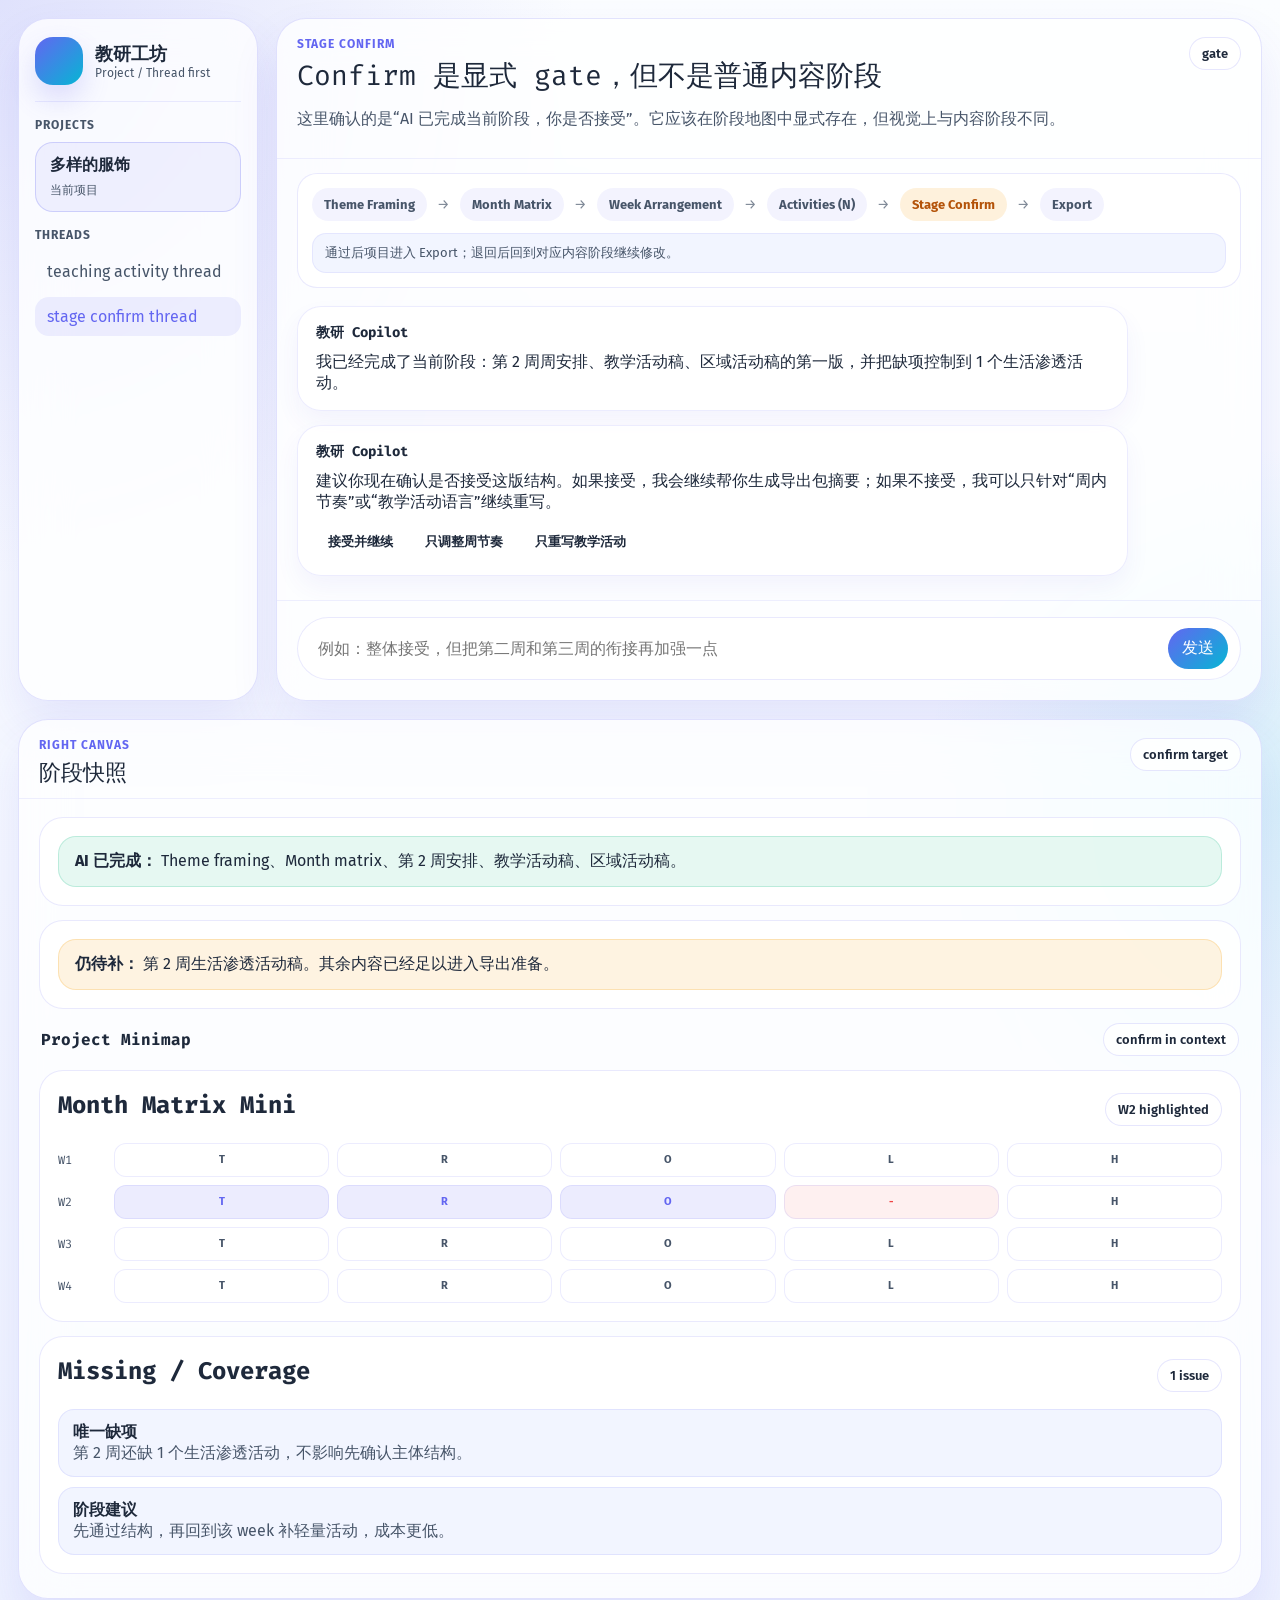
<file: apps/teaching-workshop-ui-v2/hil-confirm.html>
<!doctype html>
<html lang="zh-CN">
  <head><meta charset="UTF-8" /><meta name="viewport" content="width=device-width, initial-scale=1.0" /><title>教研工坊 V2 · Stage Confirm</title><link rel="stylesheet" href="./styles.css" /></head>
  <body data-page="hil">
    <div class="studio-shell">
      <aside class="sidebar">
        <div class="brand"><div class="studio-mark"></div><div><div class="brand-title">教研工坊</div><div class="brand-subtitle">Project / Thread first</div></div></div>
        <section class="sidebar-section">
          <div class="sidebar-label">Projects</div>
          <a class="project-card active" href="./hil-confirm.html"><div class="project-title">多样的服饰</div><div class="project-meta">当前项目</div></a>
        </section>
        <section class="sidebar-section">
          <div class="sidebar-label">Threads</div>
          <div class="thread-list">
            <a class="thread-link" href="./activity-editor.html">teaching activity thread</a>
            <a class="thread-link active" href="./hil-confirm.html">stage confirm thread</a>
          </div>
        </section>
      </aside>
      <main class="conversation">
        <div class="panel-head"><div><div class="eyebrow">Stage Confirm</div><div class="title">Confirm 是显式 gate，但不是普通内容阶段</div><p class="muted">这里确认的是“AI 已完成当前阶段，你是否接受”。它应该在阶段地图中显式存在，但视觉上与内容阶段不同。</p></div><div class="head-actions"><span class="chip">gate</span></div></div>
        <div class="stage-map">
          <div class="stage-flow">
            <span class="stage-node">Theme Framing</span><span class="stage-arrow">→</span><span class="stage-node">Month Matrix</span><span class="stage-arrow">→</span><span class="stage-node">Week Arrangement</span><span class="stage-arrow">→</span><span class="stage-node">Activities (N)</span><span class="stage-arrow">→</span><span class="stage-node gate active">Stage Confirm</span><span class="stage-arrow">→</span><span class="stage-node">Export</span>
          </div>
          <div class="stage-notes"><div class="stage-note">通过后项目进入 Export；退回后回到对应内容阶段继续修改。</div></div>
        </div>
        <div class="conversation-scroll">
          <div class="message ai"><h3>教研 Copilot</h3><div>我已经完成了当前阶段：第 2 周周安排、教学活动稿、区域活动稿的第一版，并把缺项控制到 1 个生活渗透活动。</div></div>
          <div class="message ai"><h3>教研 Copilot</h3><div>建议你现在确认是否接受这版结构。如果接受，我会继续帮你生成导出包摘要；如果不接受，我可以只针对“周内节奏”或“教学活动语言”继续重写。</div><div class="bubble-actions" style="margin-top:12px;"><span class="bubble-action">接受并继续</span><span class="bubble-action">只调整周节奏</span><span class="bubble-action">只重写教学活动</span></div></div>
        </div>
        <div class="composer"><div class="composer-shell"><input placeholder="例如：整体接受，但把第二周和第三周的衔接再加强一点" /><button class="button button-primary">发送</button></div></div>
      </main>
      <aside class="canvas">
        <div class="panel-head"><div><div class="eyebrow">Right Canvas</div><div class="title" style="font-size:22px;">阶段快照</div></div><span class="chip">confirm target</span></div>
        <div class="canvas-scroll">
          <section class="canvas-focus">
            <section class="canvas-card"><div class="confirm-banner"><strong>AI 已完成：</strong> Theme framing、Month matrix、第 2 周安排、教学活动稿、区域活动稿。</div></section>
            <section class="canvas-card"><div class="warning-banner"><strong>仍待补：</strong> 第 2 周生活渗透活动稿。其余内容已经足以进入导出准备。</div></section>
          </section>
          <div class="canvas-divider"><h3>Project Minimap</h3><span class="chip">confirm in context</span></div>
          <section class="project-minimap">
            <section class="canvas-card">
              <div class="section-head"><h2>Month Matrix Mini</h2><span class="chip">W2 highlighted</span></div>
              <div class="minimap-grid">
                <div class="mini-week-row"><div class="mini-week-label">W1</div><div class="mini-slot">T</div><div class="mini-slot">R</div><div class="mini-slot">O</div><div class="mini-slot">L</div><div class="mini-slot">H</div></div>
                <div class="mini-week-row"><div class="mini-week-label">W2</div><div class="mini-slot active">T</div><div class="mini-slot active">R</div><div class="mini-slot active">O</div><div class="mini-slot missing">-</div><div class="mini-slot">H</div></div>
                <div class="mini-week-row"><div class="mini-week-label">W3</div><div class="mini-slot">T</div><div class="mini-slot">R</div><div class="mini-slot">O</div><div class="mini-slot">L</div><div class="mini-slot">H</div></div>
                <div class="mini-week-row"><div class="mini-week-label">W4</div><div class="mini-slot">T</div><div class="mini-slot">R</div><div class="mini-slot">O</div><div class="mini-slot">L</div><div class="mini-slot">H</div></div>
              </div>
            </section>
            <section class="canvas-card">
              <div class="section-head"><h2>Missing / Coverage</h2><span class="chip">1 issue</span></div>
              <div class="hint-list">
                <div class="hint-item"><strong>唯一缺项</strong><div class="muted">第 2 周还缺 1 个生活渗透活动，不影响先确认主体结构。</div></div>
                <div class="hint-item"><strong>阶段建议</strong><div class="muted">先通过结构，再回到该 week 补轻量活动，成本更低。</div></div>
              </div>
            </section>
          </section>
        </div>
      </aside>
    </div>
    <script src="./app.js"></script>
  </body>
</html>
</file>
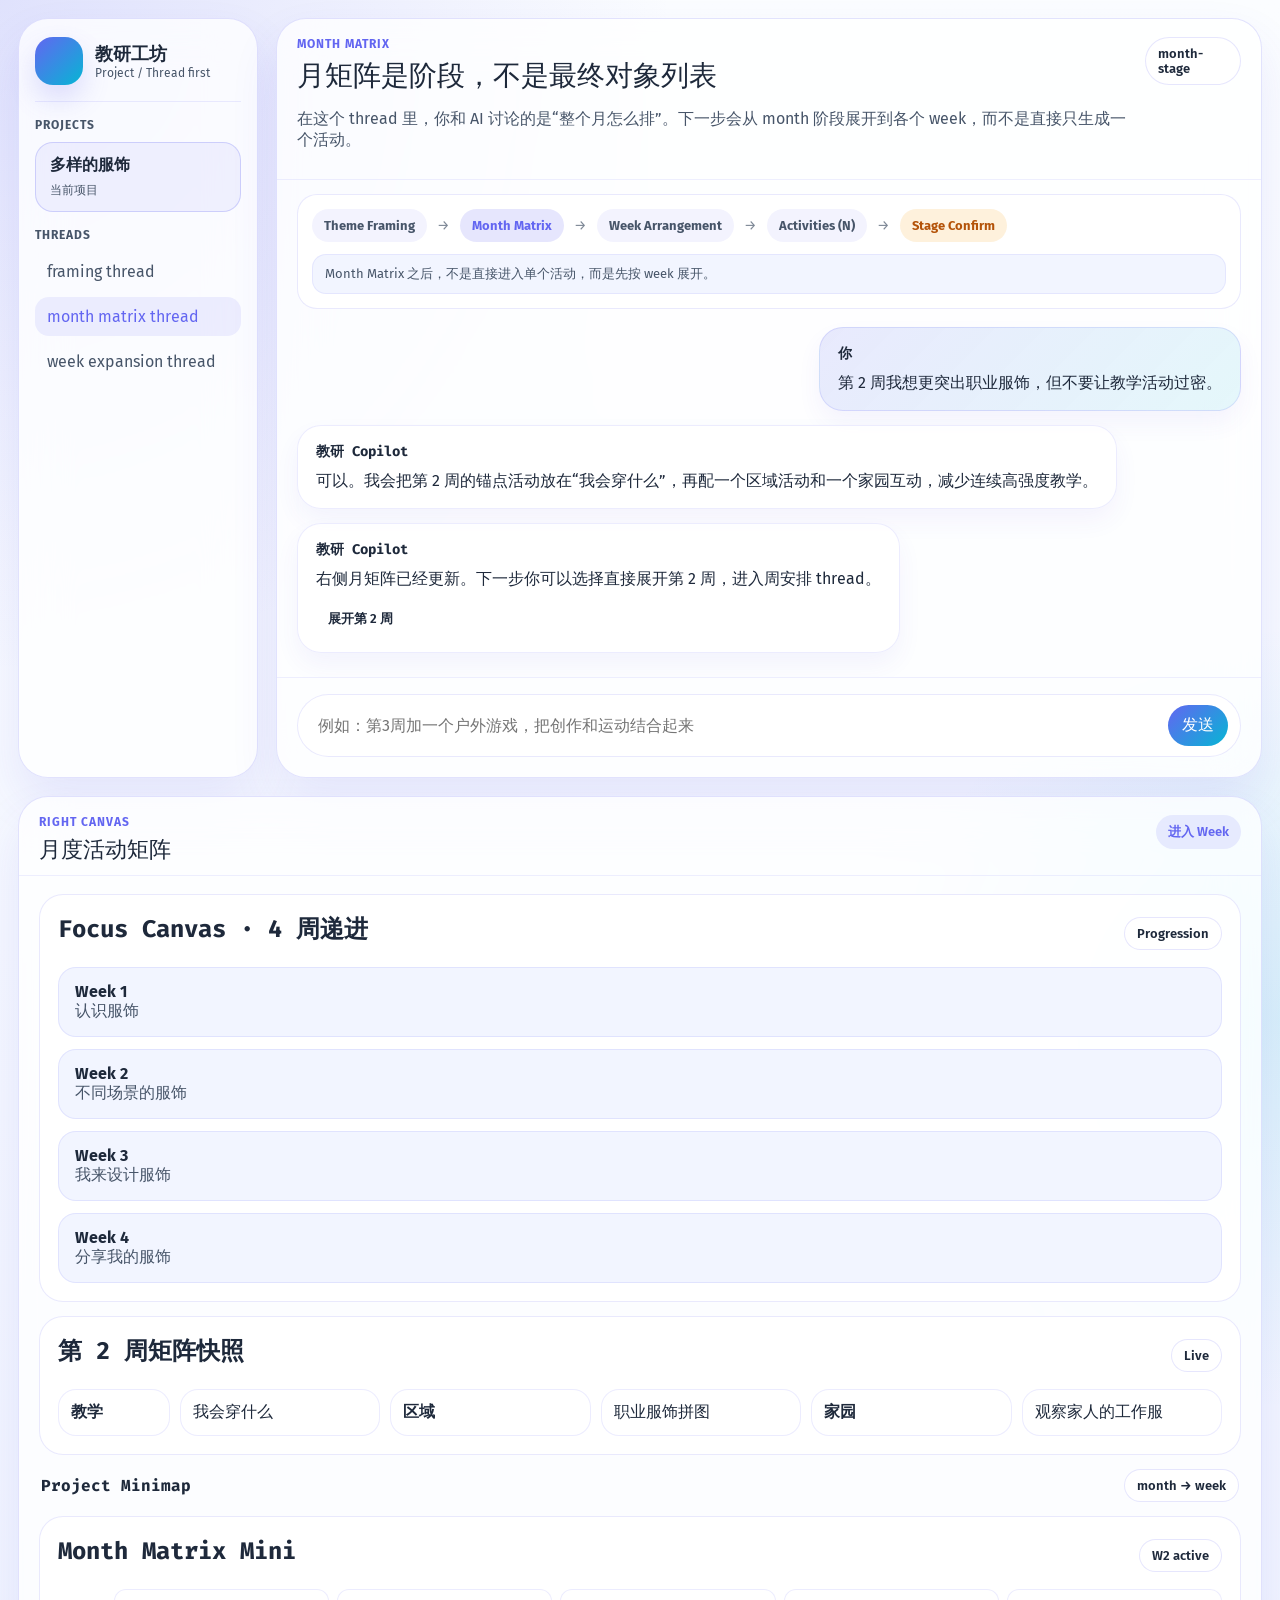
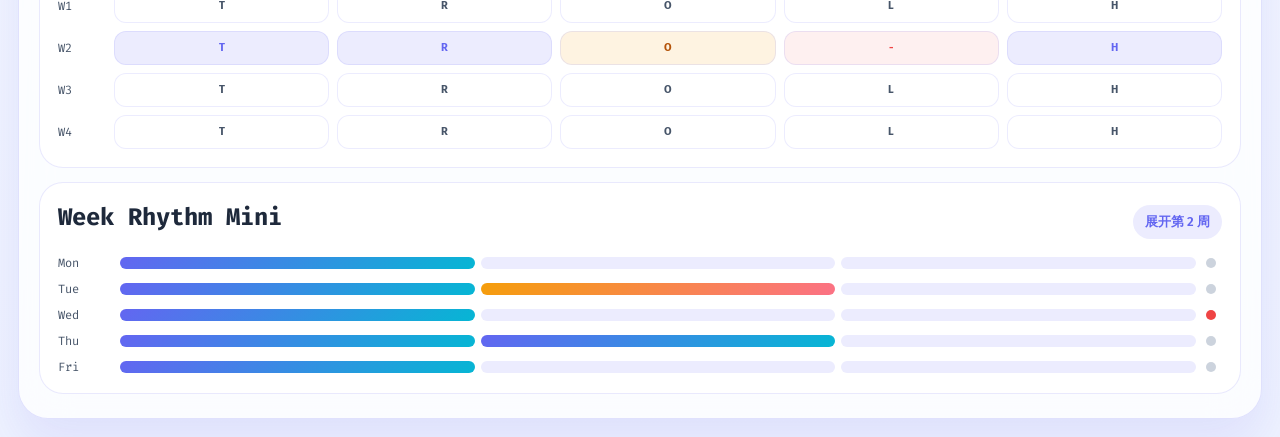
<file: apps/teaching-workshop-ui-v2/month-matrix.html>
<!doctype html>
<html lang="zh-CN">
  <head><meta charset="UTF-8" /><meta name="viewport" content="width=device-width, initial-scale=1.0" /><title>教研工坊 V2 · Month Matrix</title><link rel="stylesheet" href="./styles.css" /></head>
  <body data-page="matrix">
    <div class="studio-shell">
      <aside class="sidebar">
        <div class="brand"><div class="studio-mark"></div><div><div class="brand-title">教研工坊</div><div class="brand-subtitle">Project / Thread first</div></div></div>
        <section class="sidebar-section">
          <div class="sidebar-label">Projects</div>
          <a class="project-card active" href="./month-matrix.html"><div class="project-title">多样的服饰</div><div class="project-meta">当前项目</div></a>
        </section>
        <section class="sidebar-section">
          <div class="sidebar-label">Threads</div>
          <div class="thread-list">
            <a class="thread-link" href="./theme-framing.html">framing thread</a>
            <a class="thread-link active" href="./month-matrix.html">month matrix thread</a>
            <a class="thread-link" href="./week-arrangement.html">week expansion thread</a>
          </div>
        </section>
      </aside>
      <main class="conversation">
        <div class="panel-head"><div><div class="eyebrow">Month Matrix</div><div class="title">月矩阵是阶段，不是最终对象列表</div><p class="muted">在这个 thread 里，你和 AI 讨论的是“整个月怎么排”。下一步会从 month 阶段展开到各个 week，而不是直接只生成一个活动。</p></div><div class="head-actions"><span class="chip">month-stage</span></div></div>
        <div class="stage-map">
          <div class="stage-flow">
            <span class="stage-node">Theme Framing</span><span class="stage-arrow">→</span><span class="stage-node active">Month Matrix</span><span class="stage-arrow">→</span><span class="stage-node">Week Arrangement</span><span class="stage-arrow">→</span><span class="stage-node">Activities (N)</span><span class="stage-arrow">→</span><span class="stage-node gate">Stage Confirm</span>
          </div>
          <div class="stage-notes"><div class="stage-note">Month Matrix 之后，不是直接进入单个活动，而是先按 week 展开。</div></div>
        </div>
        <div class="conversation-scroll">
          <div class="message user"><h3>你</h3><div>第 2 周我想更突出职业服饰，但不要让教学活动过密。</div></div>
          <div class="message ai"><h3>教研 Copilot</h3><div>可以。我会把第 2 周的锚点活动放在“我会穿什么”，再配一个区域活动和一个家园互动，减少连续高强度教学。</div></div>
          <div class="message ai"><h3>教研 Copilot</h3><div>右侧月矩阵已经更新。下一步你可以选择直接展开第 2 周，进入周安排 thread。</div><div class="bubble-actions" style="margin-top:12px;"><a class="bubble-action" href="./week-arrangement.html">展开第 2 周</a></div></div>
        </div>
        <div class="composer"><div class="composer-shell"><input placeholder="例如：第3周加一个户外游戏，把创作和运动结合起来" /><button class="button button-primary">发送</button></div></div>
      </main>
      <aside class="canvas">
        <div class="panel-head"><div><div class="eyebrow">Right Canvas</div><div class="title" style="font-size:22px;">月度活动矩阵</div></div><a class="ghost-link" href="./week-arrangement.html">进入 Week</a></div>
        <div class="canvas-scroll">
          <section class="canvas-focus">
            <section class="canvas-card"><div class="section-head"><h2>Focus Canvas · 4 周递进</h2><span class="chip">Progression</span></div><div class="stack-list"><div class="stack-item"><strong>Week 1</strong><div class="muted">认识服饰</div></div><div class="stack-item"><strong>Week 2</strong><div class="muted">不同场景的服饰</div></div><div class="stack-item"><strong>Week 3</strong><div class="muted">我来设计服饰</div></div><div class="stack-item"><strong>Week 4</strong><div class="muted">分享我的服饰</div></div></div></section>
            <section class="canvas-card"><div class="section-head"><h2>第 2 周矩阵快照</h2><span class="chip">Live</span></div><div class="matrix-lite"><div class="matrix-row"><div class="matrix-cell"><strong>教学</strong></div><div class="matrix-cell">我会穿什么</div><div class="matrix-cell"><strong>区域</strong></div><div class="matrix-cell">职业服饰拼图</div><div class="matrix-cell"><strong>家园</strong></div><div class="matrix-cell">观察家人的工作服</div></div></div></section>
          </section>
          <div class="canvas-divider"><h3>Project Minimap</h3><span class="chip">month → week</span></div>
          <section class="project-minimap">
            <section class="canvas-card">
              <div class="section-head"><h2>Month Matrix Mini</h2><span class="chip">W2 active</span></div>
              <div class="minimap-grid">
                <div class="mini-week-row"><div class="mini-week-label">W1</div><div class="mini-slot">T</div><div class="mini-slot">R</div><div class="mini-slot">O</div><div class="mini-slot">L</div><div class="mini-slot">H</div></div>
                <div class="mini-week-row"><div class="mini-week-label">W2</div><div class="mini-slot active">T</div><div class="mini-slot active">R</div><div class="mini-slot warning">O</div><div class="mini-slot missing">-</div><div class="mini-slot active">H</div></div>
                <div class="mini-week-row"><div class="mini-week-label">W3</div><div class="mini-slot">T</div><div class="mini-slot">R</div><div class="mini-slot">O</div><div class="mini-slot">L</div><div class="mini-slot">H</div></div>
                <div class="mini-week-row"><div class="mini-week-label">W4</div><div class="mini-slot">T</div><div class="mini-slot">R</div><div class="mini-slot">O</div><div class="mini-slot">L</div><div class="mini-slot">H</div></div>
              </div>
            </section>
            <section class="canvas-card">
              <div class="section-head"><h2>Week Rhythm Mini</h2><a class="mini-link" href="./week-arrangement.html">展开第 2 周</a></div>
              <div class="rhythm-list">
                <div class="rhythm-row"><div class="mini-week-label">Mon</div><div class="rhythm-bars"><span class="rhythm-bar active"></span><span class="rhythm-bar"></span><span class="rhythm-bar"></span></div><span class="rhythm-dot"></span></div>
                <div class="rhythm-row"><div class="mini-week-label">Tue</div><div class="rhythm-bars"><span class="rhythm-bar active"></span><span class="rhythm-bar warning"></span><span class="rhythm-bar"></span></div><span class="rhythm-dot"></span></div>
                <div class="rhythm-row"><div class="mini-week-label">Wed</div><div class="rhythm-bars"><span class="rhythm-bar active"></span><span class="rhythm-bar"></span><span class="rhythm-bar"></span></div><span class="rhythm-dot missing"></span></div>
                <div class="rhythm-row"><div class="mini-week-label">Thu</div><div class="rhythm-bars"><span class="rhythm-bar active"></span><span class="rhythm-bar active"></span><span class="rhythm-bar"></span></div><span class="rhythm-dot"></span></div>
                <div class="rhythm-row"><div class="mini-week-label">Fri</div><div class="rhythm-bars"><span class="rhythm-bar active"></span><span class="rhythm-bar"></span><span class="rhythm-bar"></span></div><span class="rhythm-dot"></span></div>
              </div>
            </section>
          </section>
        </div>
      </aside>
    </div>
    <script src="./app.js"></script>
  </body>
</html>
</file>
<file: apps/teaching-workshop-ui-v2-4/styles.css>
@import url('https://fonts.googleapis.com/css2?family=Inter:wght@400;500;600;700&family=IBM+Plex+Mono:wght@400;500;600&display=swap');

:root {
  --bg: #1f1f1d;
  --grid: rgba(255,255,255,0.045);
  --surface: #262624;
  --surface-2: #2d2d2a;
  --surface-3: #343430;
  --border: rgba(255,255,255,0.08);
  --border-strong: rgba(125, 211, 252, 0.28);
  --text: #f3f4f6;
  --muted: #a1a1aa;
  --accent: #7dd3fc;
  --cta: #86efac;
  --warning: #fbbf24;
  --danger: #f87171;
  --shadow: 0 22px 48px rgba(0, 0, 0, 0.28);
}

* { box-sizing: border-box; }
html, body {
  margin: 0;
  min-height: 100%;
  font-family: "Inter", "PingFang SC", "Microsoft YaHei", sans-serif;
  color: var(--text);
  background:
    linear-gradient(var(--grid) 1px, transparent 1px),
    linear-gradient(90deg, var(--grid) 1px, transparent 1px),
    var(--bg);
  background-size: 46px 46px, 46px 46px, auto;
}

body { padding: 14px; }
a { color: inherit; text-decoration: none; }
button, .nav-link, .project-chip, .starter-card, .choice-card, .thread-item, .ghost-button, .chip { cursor: pointer; }

.shell {
  display: grid;
  grid-template-columns: 280px minmax(0, 1fr) 360px;
  gap: 14px;
  min-height: calc(100vh - 28px);
}

.sidebar,
.main,
.rail {
  border-radius: 28px;
  background: rgba(29, 29, 27, 0.92);
  border: 1px solid var(--border);
  box-shadow: var(--shadow);
  backdrop-filter: blur(20px);
}

.sidebar {
  padding: 18px 16px;
  display: flex;
  flex-direction: column;
  gap: 16px;
}

.top-nav {
  display: grid;
  gap: 6px;
}

.nav-link {
  display: flex;
  align-items: center;
  gap: 12px;
  padding: 12px 10px;
  border-radius: 14px;
  color: var(--muted);
  transition: background 180ms ease, color 180ms ease;
}

.nav-link:hover,
.nav-link.active {
  background: rgba(255,255,255,0.06);
  color: var(--text);
}

.sidebar-section {
  display: grid;
  gap: 10px;
}

.sidebar-label {
  display: flex;
  align-items: center;
  justify-content: space-between;
  color: var(--muted);
  font-size: 13px;
  letter-spacing: 0.02em;
}

.project-chip,
.thread-item {
  padding: 12px 14px;
  border-radius: 14px;
  background: rgba(255,255,255,0.03);
  border: 1px solid transparent;
}

.project-chip:hover,
.project-chip.active,
.thread-item:hover,
.thread-item.active {
  border-color: var(--border);
  background: rgba(255,255,255,0.06);
}

.project-title { font-weight: 600; }
.project-meta,
.thread-meta,
.muted { color: var(--muted); }
.project-meta,
.thread-meta { margin-top: 4px; font-size: 12px; line-height: 1.45; }

.app-panel {
  margin-top: auto;
  padding: 18px;
  border-radius: 20px;
  background: rgba(255,255,255,0.04);
  border: 1px solid var(--border);
  display: grid;
  gap: 10px;
}

.app-badge {
  width: 82px;
  height: 82px;
  border-radius: 28px;
  border: 1px solid rgba(255,255,255,0.12);
  display: grid;
  place-items: center;
  font-size: 36px;
  color: var(--muted);
  margin: 0 auto;
}

.user-card {
  display: flex;
  align-items: center;
  gap: 12px;
  margin-top: 8px;
}

.avatar {
  width: 46px;
  height: 46px;
  border-radius: 999px;
  background: #e7e5e4;
  color: #1c1917;
  display: grid;
  place-items: center;
  font-weight: 700;
}

.main {
  display: flex;
  flex-direction: column;
  padding: 26px 28px;
  gap: 20px;
  overflow: auto;
}

.hero {
  padding-top: 22px;
  text-align: center;
  display: grid;
  gap: 12px;
}

.hero h1 {
  margin: 0;
  font-size: 40px;
  line-height: 1.15;
  font-weight: 700;
}

.hero p {
  margin: 0 auto;
  max-width: 760px;
  color: var(--muted);
  line-height: 1.6;
  font-size: 18px;
}

.composer-card,
.modal-card,
.render-card,
.rail-card {
  border-radius: 26px;
  background: rgba(255,255,255,0.05);
  border: 1px solid var(--border);
}

.composer-card {
  max-width: 980px;
  margin: 0 auto;
  width: 100%;
  padding: 22px 24px;
  display: grid;
  gap: 18px;
}

.composer-textarea {
  min-height: 180px;
  padding: 0;
  border: 0;
  background: transparent;
  color: var(--text);
  font: inherit;
  resize: none;
  line-height: 1.55;
}
.composer-textarea:focus { outline: none; }

.composer-controls,
.modal-actions,
.card-actions,
.prompt-actions,
.chip-row {
  display: flex;
  flex-wrap: wrap;
  gap: 10px;
  align-items: center;
}

.select-pill,
.ghost-button,
.cta-button,
.chip {
  display: inline-flex;
  align-items: center;
  gap: 8px;
  border-radius: 14px;
  padding: 12px 14px;
  font-size: 14px;
  border: 1px solid var(--border);
}

.select-pill,
.ghost-button,
.chip {
  background: rgba(255,255,255,0.04);
  color: var(--text);
}

.cta-button {
  background: #b45309;
  color: white;
  border-color: rgba(180, 83, 9, 0.7);
  margin-left: auto;
}

.starter-grid {
  max-width: 980px;
  margin: 0 auto;
  width: 100%;
  display: grid;
  gap: 14px;
}

.starter-card {
  padding: 18px 20px;
  border-radius: 20px;
  border: 1px solid var(--border);
  background: rgba(255,255,255,0.04);
  display: flex;
  align-items: center;
  gap: 14px;
}

.starter-card:hover {
  background: rgba(255,255,255,0.06);
}

.starter-icon {
  width: 44px;
  height: 44px;
  border-radius: 14px;
  border: 1px solid var(--border);
  display: grid;
  place-items: center;
  color: var(--muted);
}

.modal-overlay {
  position: fixed;
  inset: 0;
  background: rgba(0,0,0,0.42);
  display: grid;
  place-items: center;
  padding: 24px;
}

.modal-card {
  width: min(640px, 100%);
  padding: 26px;
  display: grid;
  gap: 18px;
  background: #2c2c29;
}

.modal-header h2 {
  margin: 0 0 8px;
  font-size: 26px;
}

.modal-header p {
  margin: 0;
  color: var(--muted);
  line-height: 1.55;
}

.choice-list,
.form-list,
.render-list,
.source-list {
  display: grid;
  gap: 12px;
}

.choice-card,
.field,
.render-item,
.source-item {
  padding: 18px;
  border-radius: 18px;
  border: 1px solid var(--border);
  background: rgba(255,255,255,0.04);
}

.choice-card {
  display: flex;
  align-items: center;
  gap: 16px;
}

.choice-card:hover {
  background: rgba(255,255,255,0.06);
}

.choice-icon {
  width: 48px;
  height: 48px;
  border-radius: 14px;
  border: 1px solid var(--border);
  display: grid;
  place-items: center;
}

.field label {
  display: block;
  font-size: 14px;
  margin-bottom: 10px;
  color: var(--text);
}

.field input,
.field textarea {
  width: 100%;
  border: 1px solid var(--border);
  background: rgba(255,255,255,0.03);
  color: var(--text);
  border-radius: 14px;
  padding: 14px 16px;
  font: inherit;
}

.field textarea {
  min-height: 110px;
  resize: none;
}

.field input:focus,
.field textarea:focus { outline: 1px solid var(--border-strong); }

.dropzone {
  border: 1px dashed rgba(255,255,255,0.16);
  border-radius: 16px;
  padding: 28px;
  text-align: center;
  color: var(--muted);
}

.two-col {
  display: grid;
  grid-template-columns: minmax(0, 1fr) 320px;
  gap: 16px;
  min-height: 0;
}

.conversation-surface {
  display: grid;
  gap: 16px;
  align-content: start;
}

.message {
  padding: 18px 20px;
  border-radius: 22px;
  border: 1px solid var(--border);
  background: rgba(255,255,255,0.04);
}

.message.user {
  max-width: 78%;
  justify-self: end;
  background: rgba(125,211,252,0.08);
}

.message.ai {
  max-width: 86%;
}

.message h3 {
  margin: 0 0 10px;
  font-size: 15px;
}

.message p {
  margin: 0;
  line-height: 1.65;
}

.render-card {
  padding: 18px;
}

.render-card h3 {
  margin: 0 0 12px;
  font-size: 18px;
}

.render-item {
  background: rgba(0,0,0,0.14);
}

.table-like {
  width: 100%;
  border-collapse: collapse;
  font-size: 14px;
}

.table-like th,
.table-like td {
  border: 1px solid var(--border);
  padding: 12px 10px;
  text-align: left;
}

.table-like th {
  color: var(--muted);
  font-weight: 600;
}

.confirm-card {
  padding: 18px;
  border-radius: 20px;
  border: 1px solid rgba(134,239,172,0.24);
  background: rgba(134,239,172,0.08);
  display: grid;
  gap: 14px;
}

.confirm-title {
  font-weight: 700;
}

.rail {
  padding: 18px;
  display: grid;
  gap: 14px;
  align-content: start;
}

.rail-card {
  padding: 18px;
}

.rail-card h3 {
  margin: 0 0 14px;
  font-size: 18px;
}

.progress-steps {
  display: flex;
  gap: 10px;
  align-items: center;
  margin-bottom: 10px;
}

.step {
  width: 38px;
  height: 38px;
  border-radius: 999px;
  border: 1px solid var(--border);
  display: grid;
  place-items: center;
  color: var(--muted);
}

.step.done,
.step.active {
  border-color: rgba(125,211,252,0.3);
  color: var(--text);
}

.step.active { background: rgba(125,211,252,0.12); }

.path {
  height: 1px;
  flex: 1;
  background: var(--border);
}

.source-item strong,
.render-item strong {
  display: block;
  margin-bottom: 6px;
}

@media (max-width: 1280px) {
  .shell { grid-template-columns: 260px 1fr; }
  .rail { grid-column: 1 / -1; }
}

@media (max-width: 980px) {
  body { padding: 10px; }
  .shell { grid-template-columns: 1fr; }
  .sidebar { order: 1; }
  .main { order: 2; }
  .rail { order: 3; }
  .two-col { grid-template-columns: 1fr; }
}

@media (prefers-reduced-motion: reduce) {
  *, *::before, *::after {
    transition: none !important;
    animation: none !important;
  }
}
</file>
<file: apps/teaching-workshop-ui-v2/styles.css>
@import url('https://fonts.googleapis.com/css2?family=Fira+Code:wght@500;600;700&family=Fira+Sans:wght@300;400;500;600;700&display=swap');

:root {
  --bg-1: #f8fafc;
  --bg-2: #eef2ff;
  --ink: #1e293b;
  --muted: #475569;
  --primary: #6366f1;
  --primary-soft: rgba(99, 102, 241, 0.12);
  --accent: #06b6d4;
  --success: #10b981;
  --warning: #f59e0b;
  --danger: #ef4444;
  --glass: rgba(255, 255, 255, 0.78);
  --glass-strong: rgba(255, 255, 255, 0.9);
  --border: rgba(99, 102, 241, 0.18);
  --shadow: 0 24px 48px rgba(79, 70, 229, 0.10);
}

* { box-sizing: border-box; }
html, body {
  margin: 0;
  min-height: 100%;
  font-family: "Fira Sans", "PingFang SC", "Microsoft YaHei", sans-serif;
  color: var(--ink);
  background:
    radial-gradient(circle at top left, rgba(99, 102, 241, 0.18), transparent 28%),
    radial-gradient(circle at right center, rgba(6, 182, 212, 0.12), transparent 24%),
    linear-gradient(180deg, #fbfdff 0%, var(--bg-2) 100%);
}
a { color: inherit; text-decoration: none; }
button, .chip, .project-card, .thread-link, .ghost-link, .bubble-action, .mini-link { cursor: pointer; }
body { padding: 18px; }

.studio-shell {
  display: grid;
  grid-template-columns: 264px minmax(520px, 1fr) minmax(340px, 420px);
  gap: 18px;
  min-height: calc(100vh - 36px);
}

.sidebar, .conversation, .canvas {
  border-radius: 30px;
  background: var(--glass);
  backdrop-filter: blur(24px) saturate(160%);
  border: 1px solid var(--border);
  box-shadow: var(--shadow);
  min-width: 0;
}

.sidebar {
  padding: 18px 16px;
  display: flex;
  flex-direction: column;
  gap: 16px;
}

.brand {
  display: flex;
  gap: 12px;
  align-items: center;
  padding-bottom: 16px;
  border-bottom: 1px solid rgba(99, 102, 241, 0.12);
}

.studio-mark {
  width: 48px;
  height: 48px;
  border-radius: 18px;
  background: linear-gradient(135deg, var(--primary), var(--accent));
  box-shadow: 0 14px 28px rgba(99, 102, 241, 0.20);
}

.brand-title {
  font-family: "Fira Code", monospace;
  font-size: 18px;
  font-weight: 700;
}

.brand-subtitle {
  color: var(--muted);
  font-size: 12px;
}

.sidebar-section {
  display: grid;
  gap: 10px;
}

.sidebar-label {
  font-size: 12px;
  text-transform: uppercase;
  letter-spacing: 0.08em;
  color: var(--muted);
  font-weight: 700;
}

.project-card {
  padding: 12px 14px;
  border-radius: 18px;
  border: 1px solid rgba(99, 102, 241, 0.12);
  background: rgba(255, 255, 255, 0.88);
  transition: all 220ms ease-out;
}

.project-card:hover,
.project-card.active {
  border-color: rgba(99, 102, 241, 0.24);
  background: rgba(99, 102, 241, 0.08);
}

.project-title {
  font-weight: 700;
}

.project-meta {
  color: var(--muted);
  font-size: 12px;
  margin-top: 6px;
}

.thread-list {
  display: grid;
  gap: 6px;
}

.thread-link {
  padding: 10px 12px;
  border-radius: 14px;
  color: var(--muted);
  transition: all 220ms ease-out;
}

.thread-link:hover,
.thread-link.active {
  background: rgba(99, 102, 241, 0.10);
  color: var(--primary);
}

.conversation,
.canvas {
  display: flex;
  flex-direction: column;
}

.panel-head {
  padding: 18px 20px 12px;
  display: flex;
  align-items: flex-start;
  justify-content: space-between;
  gap: 12px;
  border-bottom: 1px solid rgba(99, 102, 241, 0.10);
}

.eyebrow {
  color: var(--primary);
  font-size: 12px;
  text-transform: uppercase;
  letter-spacing: 0.08em;
  font-weight: 700;
}

.title {
  font-family: "Fira Code", monospace;
  font-size: 28px;
  line-height: 1.2;
  margin: 8px 0 0;
}

.muted { color: var(--muted); }

.head-actions,
.bubble-actions,
.meta-row,
.mini-actions {
  display: flex;
  flex-wrap: wrap;
  gap: 8px;
}

.chip,
.bubble-action,
.ghost-link,
.mini-link {
  display: inline-flex;
  align-items: center;
  gap: 8px;
  border-radius: 999px;
  padding: 8px 12px;
  font-size: 13px;
  font-weight: 600;
}

.chip {
  background: rgba(255,255,255,0.78);
  border: 1px solid rgba(99, 102, 241, 0.16);
}

.ghost-link,
.mini-link {
  background: var(--primary-soft);
  color: var(--primary);
}

.stage-map {
  margin: 14px 20px 0;
  padding: 14px;
  border-radius: 20px;
  background: rgba(255,255,255,0.82);
  border: 1px solid rgba(99, 102, 241, 0.14);
  display: grid;
  gap: 12px;
}

.stage-flow {
  display: flex;
  flex-wrap: wrap;
  gap: 10px;
  align-items: center;
}

.stage-node {
  padding: 9px 12px;
  border-radius: 999px;
  background: rgba(99, 102, 241, 0.08);
  color: var(--muted);
  font-size: 13px;
  font-weight: 700;
}

.stage-node.active {
  background: rgba(99, 102, 241, 0.16);
  color: var(--primary);
}

.stage-node.gate {
  background: rgba(245, 158, 11, 0.14);
  color: #b45309;
}

.stage-arrow {
  color: rgba(71, 85, 105, 0.7);
  font-size: 14px;
}

.stage-notes {
  display: grid;
  gap: 8px;
}

.stage-note {
  padding: 10px 12px;
  border-radius: 14px;
  background: rgba(238, 242, 255, 0.72);
  border: 1px solid rgba(99, 102, 241, 0.10);
  font-size: 13px;
  color: var(--muted);
}

.conversation-scroll,
.canvas-scroll {
  padding: 18px 20px 24px;
  display: grid;
  gap: 14px;
  overflow: auto;
}

.message {
  max-width: 88%;
  padding: 16px 18px;
  border-radius: 24px;
  box-shadow: 0 12px 24px rgba(79, 70, 229, 0.06);
}

.message.user {
  justify-self: end;
  background: linear-gradient(135deg, rgba(99, 102, 241, 0.14), rgba(6, 182, 212, 0.10));
  border: 1px solid rgba(99, 102, 241, 0.16);
}

.message.ai {
  justify-self: start;
  background: var(--glass-strong);
  border: 1px solid rgba(99, 102, 241, 0.12);
}

.message h3 {
  margin: 0 0 10px;
  font-family: "Fira Code", monospace;
  font-size: 14px;
}

.composer {
  margin-top: auto;
  padding: 16px 20px 20px;
  border-top: 1px solid rgba(99, 102, 241, 0.10);
}

.composer-shell {
  display: flex;
  gap: 10px;
  align-items: center;
  padding: 10px 12px 10px 18px;
  border-radius: 999px;
  background: rgba(255,255,255,0.92);
  border: 1px solid rgba(99, 102, 241, 0.14);
}

.composer-shell input {
  flex: 1;
  border: 0;
  background: transparent;
  font: inherit;
  color: var(--ink);
}

.composer-shell input:focus { outline: none; }

.button {
  border: 0;
  padding: 10px 14px;
  border-radius: 999px;
  font: inherit;
}

.button-primary {
  background: linear-gradient(135deg, var(--primary), var(--accent));
  color: white;
}

.canvas-card {
  border-radius: 24px;
  padding: 18px;
  background: rgba(255,255,255,0.88);
  border: 1px solid rgba(99, 102, 241, 0.14);
}

.canvas-focus,
.project-minimap {
  display: grid;
  gap: 14px;
}

.minimap-shell {
  display: grid;
  gap: 12px;
}

.minimap-grid {
  display: grid;
  gap: 8px;
}

.mini-week-row {
  display: grid;
  grid-template-columns: 48px repeat(5, minmax(0, 1fr));
  gap: 8px;
  align-items: center;
}

.mini-week-label {
  font-family: "Fira Code", monospace;
  font-size: 12px;
  color: var(--muted);
}

.mini-slot {
  min-height: 34px;
  border-radius: 12px;
  border: 1px solid rgba(99, 102, 241, 0.12);
  background: rgba(255,255,255,0.94);
  display: flex;
  align-items: center;
  justify-content: center;
  font-size: 11px;
  font-weight: 700;
  color: var(--muted);
}

.mini-slot.active {
  background: rgba(99, 102, 241, 0.12);
  color: var(--primary);
}

.mini-slot.missing {
  background: rgba(239, 68, 68, 0.08);
  color: var(--danger);
}

.mini-slot.warning {
  background: rgba(245, 158, 11, 0.12);
  color: #b45309;
}

.rhythm-list {
  display: grid;
  gap: 10px;
}

.rhythm-row {
  display: grid;
  grid-template-columns: 52px 1fr 16px;
  gap: 10px;
  align-items: center;
}

.rhythm-bars {
  display: flex;
  gap: 6px;
}

.rhythm-bar {
  height: 12px;
  flex: 1;
  border-radius: 999px;
  background: rgba(99, 102, 241, 0.12);
}

.rhythm-bar.active {
  background: linear-gradient(135deg, var(--primary), var(--accent));
}

.rhythm-bar.warning {
  background: linear-gradient(135deg, #f59e0b, #fb7185);
}

.rhythm-dot {
  width: 10px;
  height: 10px;
  border-radius: 999px;
  background: rgba(148, 163, 184, 0.48);
}

.rhythm-dot.missing {
  background: var(--danger);
}

.hint-list {
  display: grid;
  gap: 10px;
}

.hint-item {
  padding: 12px 14px;
  border-radius: 16px;
  background: rgba(238, 242, 255, 0.72);
  border: 1px solid rgba(99, 102, 241, 0.12);
}

.canvas-divider {
  display: flex;
  align-items: center;
  justify-content: space-between;
  gap: 12px;
  padding: 0 2px;
}

.canvas-divider h3 {
  margin: 0;
  font-family: "Fira Code", monospace;
  font-size: 16px;
}

.canvas-card h2,
.canvas-card h3 {
  margin: 0 0 10px;
  font-family: "Fira Code", monospace;
}

.section-list,
.stack-list {
  display: grid;
  gap: 12px;
}

.section-item,
.stack-item {
  padding: 14px 16px;
  border-radius: 18px;
  background: rgba(238, 242, 255, 0.72);
  border: 1px solid rgba(99, 102, 241, 0.12);
}

.matrix-lite {
  display: grid;
  gap: 10px;
}

.matrix-row {
  display: grid;
  grid-template-columns: 112px repeat(5, minmax(0, 1fr));
  gap: 10px;
}

.matrix-cell {
  padding: 12px;
  border-radius: 18px;
  background: rgba(255,255,255,0.92);
  border: 1px solid rgba(99, 102, 241, 0.12);
}

.section-head {
  display: flex;
  align-items: center;
  justify-content: space-between;
  gap: 10px;
  margin-bottom: 12px;
}

.confirm-banner {
  padding: 14px 16px;
  border-radius: 18px;
  background: rgba(16, 185, 129, 0.10);
  border: 1px solid rgba(16, 185, 129, 0.20);
}

.warning-banner {
  padding: 14px 16px;
  border-radius: 18px;
  background: rgba(245, 158, 11, 0.12);
  border: 1px solid rgba(245, 158, 11, 0.22);
}

@media (max-width: 1280px) {
  .studio-shell {
    grid-template-columns: 240px minmax(0, 1fr);
  }
  .canvas { grid-column: 1 / -1; }
}

@media (max-width: 900px) {
  body { padding: 12px; }
  .studio-shell { grid-template-columns: 1fr; }
  .sidebar { order: 1; }
  .conversation { order: 2; }
  .canvas { order: 3; }
  .matrix-row { grid-template-columns: 1fr; }
}

@media (prefers-reduced-motion: reduce) {
  *,
  *::before,
  *::after {
    transition: none !important;
    animation: none !important;
  }
}
</file>
<file: apps/teaching-workshop-ui-v3/styles.css>
@import url('https://fonts.googleapis.com/css2?family=Fira+Code:wght@500;600;700&family=Fira+Sans:wght@300;400;500;600;700&display=swap');

:root {
  --bg: #f7f7fb;
  --surface: rgba(255, 255, 255, 0.9);
  --surface-strong: rgba(255, 255, 255, 0.96);
  --surface-soft: #f4f4f8;
  --ink: #14151a;
  --muted: #5f6472;
  --primary: #18181b;
  --accent: #ec4899;
  --accent-soft: rgba(236, 72, 153, 0.12);
  --line: rgba(24, 24, 27, 0.08);
  --line-strong: rgba(24, 24, 27, 0.14);
  --success: #10b981;
  --warning: #f59e0b;
  --danger: #ef4444;
  --shadow: 0 22px 48px rgba(15, 23, 42, 0.08);
  --radius-xl: 28px;
  --radius-lg: 22px;
  --radius-md: 16px;
}

* { box-sizing: border-box; }
html, body {
  margin: 0;
  min-height: 100%;
  font-family: "Fira Sans", "PingFang SC", "Microsoft YaHei", sans-serif;
  color: var(--ink);
  background:
    radial-gradient(circle at top left, rgba(236, 72, 153, 0.08), transparent 28%),
    radial-gradient(circle at right top, rgba(24, 24, 27, 0.06), transparent 24%),
    linear-gradient(180deg, #fcfcfe 0%, #f5f6fb 100%);
}

body { padding: 18px; }
a { color: inherit; text-decoration: none; }
button,
.project-card,
.thread-link,
.chip,
.drawer-action,
.ghost-link,
.mini-tab { cursor: pointer; }

.studio-shell {
  display: grid;
  grid-template-columns: 264px minmax(0, 1fr);
  gap: 18px;
  min-height: calc(100vh - 36px);
}

.sidebar,
.workspace {
  border-radius: var(--radius-xl);
  background: var(--surface);
  border: 1px solid var(--line);
  box-shadow: var(--shadow);
  backdrop-filter: blur(18px);
}

.sidebar {
  padding: 18px 16px;
  display: flex;
  flex-direction: column;
  gap: 16px;
}

.brand {
  display: flex;
  gap: 12px;
  align-items: center;
  padding-bottom: 16px;
  border-bottom: 1px solid var(--line);
}

.studio-mark {
  width: 46px;
  height: 46px;
  border-radius: 16px;
  background: linear-gradient(135deg, #18181b, #52525b);
  box-shadow: 0 14px 24px rgba(24, 24, 27, 0.14);
}

.brand-title {
  font-family: "Fira Code", monospace;
  font-size: 18px;
  font-weight: 700;
}

.brand-subtitle {
  font-size: 12px;
  color: var(--muted);
}

.sidebar-section {
  display: grid;
  gap: 10px;
}

.sidebar-label {
  font-size: 12px;
  text-transform: uppercase;
  letter-spacing: 0.08em;
  color: var(--muted);
  font-weight: 700;
}

.project-card {
  padding: 12px 14px;
  border-radius: 18px;
  background: var(--surface-strong);
  border: 1px solid var(--line);
  transition: transform 220ms ease, border-color 220ms ease, background 220ms ease;
}

.project-card:hover,
.project-card.active {
  transform: translateY(-1px);
  border-color: rgba(236, 72, 153, 0.28);
  background: rgba(236, 72, 153, 0.06);
}

.project-title {
  font-weight: 700;
}

.project-meta {
  margin-top: 6px;
  font-size: 12px;
  color: var(--muted);
}

.thread-list {
  display: grid;
  gap: 6px;
}

.thread-link {
  padding: 10px 12px;
  border-radius: 14px;
  color: var(--muted);
  transition: background 220ms ease, color 220ms ease;
}

.thread-link:hover,
.thread-link.active {
  background: var(--accent-soft);
  color: var(--accent);
}

.workspace {
  padding: 18px;
  display: grid;
  grid-template-rows: auto auto minmax(0, 1fr);
  gap: 16px;
  min-width: 0;
}

.topbar {
  display: flex;
  justify-content: space-between;
  align-items: flex-start;
  gap: 16px;
  padding: 4px 4px 0;
}

.eyebrow {
  color: var(--accent);
  font-size: 12px;
  text-transform: uppercase;
  letter-spacing: 0.08em;
  font-weight: 700;
}

.title {
  margin: 8px 0 0;
  font-family: "Fira Code", monospace;
  font-size: 30px;
  line-height: 1.2;
}

.muted { color: var(--muted); }

.meta-row,
.head-actions,
.stage-actions,
.drawer-actions,
.mini-tabs {
  display: flex;
  flex-wrap: wrap;
  gap: 8px;
}

.chip,
.drawer-action,
.ghost-link,
.mini-tab {
  display: inline-flex;
  align-items: center;
  gap: 8px;
  border-radius: 999px;
  padding: 8px 12px;
  font-size: 13px;
  font-weight: 600;
}

.chip {
  border: 1px solid var(--line-strong);
  background: var(--surface-strong);
}

.ghost-link,
.mini-tab {
  background: var(--accent-soft);
  color: var(--accent);
}

.context-bar {
  display: grid;
  gap: 12px;
  padding: 16px 18px;
  border-radius: var(--radius-lg);
  background: linear-gradient(180deg, rgba(255,255,255,0.92), rgba(255,255,255,0.84));
  border: 1px solid var(--line);
}

.stage-flow {
  display: flex;
  flex-wrap: wrap;
  gap: 10px;
  align-items: center;
}

.stage-node {
  padding: 9px 12px;
  border-radius: 999px;
  background: rgba(24, 24, 27, 0.06);
  color: var(--muted);
  font-size: 13px;
  font-weight: 700;
}

.stage-node.active {
  background: rgba(24, 24, 27, 0.12);
  color: var(--primary);
}

.stage-node.ready {
  background: rgba(236, 72, 153, 0.12);
  color: var(--accent);
}

.stage-node.gate {
  background: rgba(245, 158, 11, 0.14);
  color: #b45309;
}

.stage-arrow {
  font-size: 14px;
  color: rgba(95, 100, 114, 0.72);
}

.context-grid {
  display: grid;
  grid-template-columns: minmax(0, 1fr) auto;
  gap: 16px;
  align-items: start;
}

.context-note {
  padding: 12px 14px;
  border-radius: 16px;
  background: #f5f6fb;
  border: 1px solid var(--line);
  font-size: 13px;
  color: var(--muted);
}

.canvas-shell {
  min-height: 0;
  display: grid;
  grid-template-columns: minmax(0, 1fr) 360px;
  gap: 16px;
}

.main-canvas,
.copilot-drawer {
  min-height: 0;
  border-radius: var(--radius-lg);
  border: 1px solid var(--line);
  background: var(--surface-strong);
}

.main-canvas {
  padding: 18px;
  display: grid;
  gap: 16px;
  overflow: auto;
}

.copilot-drawer {
  padding: 18px;
  display: grid;
  grid-template-rows: auto auto minmax(0, 1fr) auto;
  gap: 14px;
  overflow: auto;
  position: sticky;
  top: 18px;
  max-height: calc(100vh - 72px);
}

.drawer-header h2,
.canvas-card h2,
.canvas-card h3,
.section-card h3 {
  margin: 0 0 10px;
  font-family: "Fira Code", monospace;
}

.drawer-header p {
  margin: 0;
  color: var(--muted);
  line-height: 1.55;
}

.drawer-block,
.canvas-card,
.section-card {
  border-radius: 20px;
  border: 1px solid var(--line);
  background: var(--surface-soft);
  padding: 16px;
}

.drawer-block {
  background: #fcfcfe;
}

.drawer-list,
.stack-list,
.section-list,
.signal-list {
  display: grid;
  gap: 10px;
}

.drawer-item,
.stack-item,
.section-item,
.signal-item {
  border-radius: 16px;
  border: 1px solid var(--line);
  background: var(--surface-strong);
  padding: 12px 14px;
}

.drawer-action {
  background: linear-gradient(135deg, #18181b, #3f3f46);
  color: white;
  border: 0;
}

.drawer-chat {
  display: grid;
  gap: 12px;
  align-content: start;
}

.message {
  border-radius: 20px;
  padding: 14px 16px;
  border: 1px solid var(--line);
}

.message.user {
  background: rgba(24, 24, 27, 0.06);
}

.message.ai {
  background: rgba(236, 72, 153, 0.06);
}

.message h4 {
  margin: 0 0 8px;
  font-family: "Fira Code", monospace;
  font-size: 14px;
}

.drawer-composer {
  display: flex;
  gap: 10px;
  padding: 10px 12px;
  border-radius: 999px;
  background: var(--surface-soft);
  border: 1px solid var(--line);
}

.drawer-composer input {
  flex: 1;
  border: 0;
  background: transparent;
  font: inherit;
  color: var(--ink);
}

.drawer-composer input:focus { outline: none; }

.button {
  border: 0;
  padding: 10px 14px;
  border-radius: 999px;
  font: inherit;
}

.button-primary {
  background: var(--accent);
  color: white;
}

.overview-map {
  display: grid;
  gap: 14px;
}

.map-row {
  display: grid;
  grid-template-columns: 160px minmax(0, 1fr);
  gap: 12px;
  align-items: start;
}

.map-label {
  padding-top: 10px;
  font-family: "Fira Code", monospace;
  color: var(--muted);
  font-size: 13px;
}

.map-children {
  display: flex;
  flex-wrap: wrap;
  gap: 10px;
}

.map-chip {
  padding: 10px 12px;
  border-radius: 14px;
  border: 1px solid var(--line);
  background: #fff;
  font-weight: 600;
}

.map-chip.active {
  border-color: rgba(236, 72, 153, 0.28);
  background: rgba(236, 72, 153, 0.08);
}

.matrix-board {
  display: grid;
  gap: 12px;
}

.matrix-grid {
  display: grid;
  grid-template-columns: 140px repeat(5, minmax(0, 1fr));
  gap: 10px;
}

.matrix-head,
.matrix-cell {
  padding: 14px 12px;
  border-radius: 16px;
  border: 1px solid var(--line);
  background: #fff;
  min-height: 74px;
}

.matrix-head {
  min-height: auto;
  font-weight: 700;
  color: var(--muted);
  background: #f4f4f8;
}

.matrix-cell.active {
  border-color: rgba(236, 72, 153, 0.28);
  background: rgba(236, 72, 153, 0.08);
}

.matrix-cell.warning {
  border-color: rgba(245, 158, 11, 0.22);
  background: rgba(245, 158, 11, 0.08);
}

.matrix-cell.missing {
  border-color: rgba(239, 68, 68, 0.22);
  background: rgba(239, 68, 68, 0.06);
}

.rhythm-board {
  display: grid;
  gap: 12px;
}

.day-rhythm {
  display: grid;
  grid-template-columns: 100px minmax(0, 1fr) 180px;
  gap: 12px;
  align-items: center;
}

.day-label {
  font-family: "Fira Code", monospace;
  color: var(--muted);
  font-size: 13px;
}

.rhythm-track {
  display: flex;
  gap: 8px;
}

.rhythm-segment {
  flex: 1;
  height: 16px;
  border-radius: 999px;
  background: rgba(24, 24, 27, 0.08);
}

.rhythm-segment.active {
  background: linear-gradient(135deg, #18181b, #71717a);
}

.rhythm-segment.light {
  background: linear-gradient(135deg, #fbcfe8, #f9a8d4);
}

.rhythm-segment.warning {
  background: linear-gradient(135deg, #f59e0b, #fb7185);
}

.signal {
  display: inline-flex;
  align-items: center;
  gap: 8px;
  font-size: 12px;
  color: var(--muted);
}

.signal-dot {
  width: 10px;
  height: 10px;
  border-radius: 999px;
  background: rgba(95, 100, 114, 0.4);
}

.signal-dot.warning { background: var(--warning); }
.signal-dot.danger { background: var(--danger); }
.signal-dot.success { background: var(--success); }

.activity-layout {
  display: grid;
  grid-template-columns: 220px minmax(0, 1fr);
  gap: 16px;
}

.outline-list {
  display: grid;
  gap: 8px;
}

.outline-link {
  padding: 10px 12px;
  border-radius: 14px;
  border: 1px solid var(--line);
  background: #fff;
  color: var(--muted);
}

.outline-link.active {
  border-color: rgba(236, 72, 153, 0.28);
  color: var(--accent);
  background: rgba(236, 72, 153, 0.08);
}

.gate-card {
  padding: 18px;
  border-radius: 22px;
  background: linear-gradient(180deg, rgba(245, 158, 11, 0.08), rgba(255,255,255,0.9));
  border: 1px solid rgba(245, 158, 11, 0.18);
}

.bundle-tree {
  display: grid;
  gap: 10px;
}

.tree-item {
  padding: 12px 14px;
  border-radius: 14px;
  border: 1px solid var(--line);
  background: #fff;
}

@media (max-width: 1280px) {
  .canvas-shell {
    grid-template-columns: 1fr;
  }
  .copilot-drawer {
    position: relative;
    top: auto;
    max-height: none;
  }
}

@media (max-width: 960px) {
  body { padding: 12px; }
  .studio-shell { grid-template-columns: 1fr; }
  .matrix-grid,
  .activity-layout,
  .day-rhythm,
  .map-row,
  .context-grid {
    grid-template-columns: 1fr;
  }
}

@media (prefers-reduced-motion: reduce) {
  *,
  *::before,
  *::after {
    transition: none !important;
    animation: none !important;
  }
}
</file>
<file: apps/teaching-workshop-ui/styles.css>
@import url('https://fonts.googleapis.com/css2?family=Fira+Code:wght@500;600;700&family=Fira+Sans:wght@300;400;500;600;700&display=swap');

:root {
  --primary: #6366f1;
  --primary-2: #818cf8;
  --accent: #10b981;
  --bg: #f5f3ff;
  --bg-soft: #eef2ff;
  --panel: rgba(255, 255, 255, 0.86);
  --panel-solid: #ffffff;
  --text: #312e81;
  --muted: #475569;
  --border: rgba(129, 140, 248, 0.22);
  --shadow: 0 22px 50px rgba(99, 102, 241, 0.10);
  --shadow-soft: 0 12px 26px rgba(99, 102, 241, 0.08);
  --warning: #f59e0b;
  --danger: #ef4444;
  --success: #10b981;
  --radius: 22px;
}

* {
  box-sizing: border-box;
}

html,
body {
  margin: 0;
  min-height: 100%;
  font-family: "Fira Sans", "PingFang SC", "Microsoft YaHei", sans-serif;
  color: var(--text);
  background:
    radial-gradient(circle at top left, rgba(129, 140, 248, 0.25), transparent 32%),
    radial-gradient(circle at bottom right, rgba(16, 185, 129, 0.14), transparent 30%),
    linear-gradient(180deg, #faf8ff 0%, var(--bg) 100%);
}

a {
  color: inherit;
  text-decoration: none;
}

button,
.button,
.clickable,
.nav-link,
.card,
.action-pill {
  cursor: pointer;
}

button,
.button {
  border: 0;
  border-radius: 999px;
  padding: 11px 16px;
  font: inherit;
  transition: background-color 220ms ease-out, color 220ms ease-out, box-shadow 220ms ease-out, border-color 220ms ease-out, transform 220ms ease-out;
}

button:focus-visible,
a:focus-visible,
.nav-link:focus-visible,
.card:focus-visible,
.action-pill:focus-visible {
  outline: 3px solid rgba(99, 102, 241, 0.28);
  outline-offset: 2px;
}

.button-primary {
  background: linear-gradient(135deg, var(--primary), var(--primary-2));
  color: #fff;
  box-shadow: 0 12px 24px rgba(99, 102, 241, 0.24);
}

.button-primary:hover {
  box-shadow: 0 18px 30px rgba(99, 102, 241, 0.28);
}

.button-secondary {
  background: rgba(99, 102, 241, 0.08);
  color: var(--primary);
  border: 1px solid rgba(99, 102, 241, 0.16);
}

.button-ghost {
  background: transparent;
  color: var(--muted);
  border: 1px solid rgba(71, 85, 105, 0.14);
}

.app-shell {
  min-height: 100vh;
  padding: 18px;
  display: grid;
  grid-template-columns: 248px minmax(0, 1fr) 392px;
  gap: 18px;
}

.sidebar,
.top-strip,
.surface,
.copilot-panel,
.floating-panel {
  background: var(--panel);
  backdrop-filter: blur(18px);
  border: 1px solid var(--border);
  box-shadow: var(--shadow-soft);
}

.sidebar {
  border-radius: 28px;
  padding: 20px 18px;
  display: flex;
  flex-direction: column;
  gap: 18px;
}

.brand {
  display: flex;
  align-items: center;
  gap: 12px;
  padding: 8px 6px 18px;
  border-bottom: 1px solid rgba(129, 140, 248, 0.16);
}

.brand-mark {
  width: 42px;
  height: 42px;
  border-radius: 14px;
  background: linear-gradient(135deg, var(--primary), var(--accent));
  box-shadow: 0 10px 22px rgba(99, 102, 241, 0.22);
}

.brand-title {
  font-family: "Fira Code", monospace;
  font-size: 18px;
  font-weight: 700;
}

.brand-subtitle {
  color: var(--muted);
  font-size: 12px;
}

.nav-group {
  display: grid;
  gap: 8px;
}

.nav-label {
  font-size: 12px;
  text-transform: uppercase;
  letter-spacing: 0.08em;
  color: var(--muted);
  padding: 0 10px;
}

.nav-link {
  display: flex;
  align-items: center;
  justify-content: space-between;
  gap: 10px;
  padding: 12px 14px;
  border-radius: 18px;
  color: var(--muted);
  transition: background-color 220ms ease-out, color 220ms ease-out, box-shadow 220ms ease-out;
}

.nav-link:hover,
.nav-link.active {
  background: rgba(99, 102, 241, 0.12);
  color: var(--primary);
  box-shadow: inset 0 0 0 1px rgba(99, 102, 241, 0.14);
}

.nav-badge {
  min-width: 24px;
  height: 24px;
  border-radius: 999px;
  display: inline-flex;
  align-items: center;
  justify-content: center;
  background: rgba(16, 185, 129, 0.12);
  color: var(--accent);
  font-size: 12px;
  font-weight: 700;
}

.sidebar-card {
  border-radius: 22px;
  padding: 16px;
  background: linear-gradient(180deg, rgba(99, 102, 241, 0.08), rgba(255, 255, 255, 0.65));
  border: 1px solid rgba(129, 140, 248, 0.18);
}

.main-column {
  display: grid;
  grid-template-rows: auto 1fr;
  gap: 18px;
  min-width: 0;
}

.top-strip {
  border-radius: 28px;
  padding: 14px 18px;
  display: flex;
  align-items: center;
  justify-content: space-between;
  gap: 16px;
}

.search-shell {
  flex: 1;
  display: flex;
  align-items: center;
  gap: 12px;
  padding: 12px 16px;
  border-radius: 999px;
  background: rgba(255, 255, 255, 0.9);
  border: 1px solid rgba(129, 140, 248, 0.16);
}

.search-shell input {
  width: 100%;
  border: 0;
  background: transparent;
  font: inherit;
  color: var(--text);
}

.search-shell input:focus {
  outline: none;
}

.toolbar {
  display: flex;
  align-items: center;
  gap: 10px;
}

.chip,
.status-pill,
.action-pill {
  display: inline-flex;
  align-items: center;
  gap: 8px;
  border-radius: 999px;
  padding: 8px 12px;
  font-size: 13px;
  font-weight: 600;
}

.chip {
  background: rgba(99, 102, 241, 0.09);
  color: var(--primary);
}

.status-pill {
  background: rgba(255, 255, 255, 0.9);
  color: var(--muted);
  border: 1px solid rgba(129, 140, 248, 0.14);
}

.status-success { background: rgba(16, 185, 129, 0.12); color: var(--accent); }
.status-warning { background: rgba(245, 158, 11, 0.14); color: #b45309; }
.status-danger { background: rgba(239, 68, 68, 0.12); color: var(--danger); }

.surface {
  border-radius: 28px;
  padding: 22px;
  min-width: 0;
}

.surface + .surface {
  margin-top: 18px;
}

.page-header {
  display: flex;
  align-items: flex-start;
  justify-content: space-between;
  gap: 16px;
  margin-bottom: 18px;
}

.eyebrow {
  color: var(--primary);
  font-size: 12px;
  font-weight: 700;
  text-transform: uppercase;
  letter-spacing: 0.08em;
}

h1,
h2,
h3,
.title-code {
  font-family: "Fira Code", monospace;
}

h1 {
  font-size: 32px;
  line-height: 1.15;
  margin: 8px 0;
}

h2 {
  font-size: 22px;
  margin: 0 0 12px;
}

h3 {
  font-size: 16px;
  margin: 0 0 8px;
}

.muted {
  color: var(--muted);
}

.grid-2,
.grid-3,
.grid-4 {
  display: grid;
  gap: 18px;
}

.grid-2 { grid-template-columns: repeat(2, minmax(0, 1fr)); }
.grid-3 { grid-template-columns: repeat(3, minmax(0, 1fr)); }
.grid-4 { grid-template-columns: repeat(4, minmax(0, 1fr)); }

.card {
  border-radius: 24px;
  padding: 18px;
  background: rgba(255, 255, 255, 0.92);
  border: 1px solid rgba(129, 140, 248, 0.14);
  box-shadow: var(--shadow-soft);
  transition: box-shadow 220ms ease-out, border-color 220ms ease-out, transform 220ms ease-out;
}

.card:hover {
  box-shadow: var(--shadow);
  border-color: rgba(99, 102, 241, 0.20);
}

.metric {
  font-family: "Fira Code", monospace;
  font-size: 28px;
  font-weight: 700;
}

.section-head {
  display: flex;
  align-items: center;
  justify-content: space-between;
  gap: 12px;
  margin-bottom: 14px;
}

.list {
  display: grid;
  gap: 12px;
}

.list-row {
  display: grid;
  gap: 12px;
  padding: 14px 16px;
  border-radius: 18px;
  background: rgba(245, 243, 255, 0.72);
  border: 1px solid rgba(129, 140, 248, 0.12);
}

.row-split {
  display: flex;
  align-items: center;
  justify-content: space-between;
  gap: 12px;
}

.mini-actions {
  display: flex;
  flex-wrap: wrap;
  gap: 8px;
}

.action-pill {
  background: rgba(99, 102, 241, 0.08);
  color: var(--primary);
  transition: background-color 220ms ease-out, color 220ms ease-out;
}

.action-pill:hover {
  background: rgba(99, 102, 241, 0.16);
}

.copilot-panel {
  border-radius: 28px;
  padding: 20px;
  display: grid;
  gap: 16px;
  align-content: start;
  min-width: 0;
}

.copilot-block {
  border-radius: 22px;
  padding: 16px;
  background: rgba(255, 255, 255, 0.92);
  border: 1px solid rgba(129, 140, 248, 0.14);
}

.copilot-feed-item {
  padding: 12px 0;
  border-bottom: 1px dashed rgba(129, 140, 248, 0.18);
}

.copilot-feed-item:last-child {
  border-bottom: 0;
}

.phase-rail {
  display: grid;
  grid-template-columns: repeat(4, minmax(0, 1fr));
  gap: 12px;
}

.phase-step {
  padding: 14px;
  border-radius: 20px;
  border: 1px solid rgba(129, 140, 248, 0.14);
  background: rgba(255, 255, 255, 0.85);
}

.phase-step.current {
  background: linear-gradient(180deg, rgba(99, 102, 241, 0.14), rgba(255, 255, 255, 0.95));
  border-color: rgba(99, 102, 241, 0.28);
}

.phase-step.approved {
  background: linear-gradient(180deg, rgba(16, 185, 129, 0.14), rgba(255, 255, 255, 0.95));
  border-color: rgba(16, 185, 129, 0.22);
}

.phase-step.rejected {
  background: linear-gradient(180deg, rgba(239, 68, 68, 0.14), rgba(255, 255, 255, 0.95));
  border-color: rgba(239, 68, 68, 0.20);
}

.matrix-table {
  width: 100%;
  border-collapse: separate;
  border-spacing: 0 10px;
}

.matrix-table th {
  text-align: left;
  font-size: 12px;
  text-transform: uppercase;
  letter-spacing: 0.08em;
  color: var(--muted);
  padding: 0 12px 8px;
}

.matrix-table td {
  padding: 14px 12px;
  background: rgba(255, 255, 255, 0.92);
  border-top: 1px solid rgba(129, 140, 248, 0.16);
  border-bottom: 1px solid rgba(129, 140, 248, 0.16);
}

.matrix-table td:first-child {
  border-left: 1px solid rgba(129, 140, 248, 0.16);
  border-radius: 16px 0 0 16px;
}

.matrix-table td:last-child {
  border-right: 1px solid rgba(129, 140, 248, 0.16);
  border-radius: 0 16px 16px 0;
}

.matrix-cell {
  min-height: 72px;
  display: grid;
  align-content: start;
  gap: 8px;
}

.matrix-tag,
.type-tag {
  display: inline-flex;
  align-items: center;
  gap: 8px;
  border-radius: 999px;
  padding: 6px 10px;
  font-size: 12px;
  font-weight: 700;
}

.type-teaching { background: rgba(99, 102, 241, 0.12); color: var(--primary); }
.type-region { background: rgba(16, 185, 129, 0.12); color: var(--accent); }
.type-outdoor { background: rgba(245, 158, 11, 0.14); color: #b45309; }
.type-life { background: rgba(14, 165, 233, 0.12); color: #0369a1; }
.type-home { background: rgba(236, 72, 153, 0.12); color: #be185d; }

.timeline {
  display: grid;
  gap: 12px;
}

.timeline-item {
  display: grid;
  grid-template-columns: 78px 1fr auto;
  gap: 14px;
  align-items: center;
  padding: 14px 16px;
  border-radius: 20px;
  background: rgba(255, 255, 255, 0.92);
  border: 1px solid rgba(129, 140, 248, 0.14);
}

.section-editor {
  display: grid;
  gap: 14px;
}

.section-card {
  border-radius: 22px;
  padding: 18px;
  background: rgba(255, 255, 255, 0.96);
  border: 1px solid rgba(129, 140, 248, 0.16);
}

.process-grid {
  display: grid;
  gap: 10px;
}

.process-row {
  display: grid;
  grid-template-columns: 160px 1.3fr 1.1fr;
  gap: 12px;
  padding: 14px;
  border-radius: 18px;
  background: rgba(245, 243, 255, 0.72);
  border: 1px solid rgba(129, 140, 248, 0.16);
}

.gate-shell {
  max-width: 1180px;
  margin: 0 auto;
  padding: 28px;
}

.drawer {
  border-radius: 28px;
  padding: 22px;
  background: rgba(255, 255, 255, 0.94);
  border: 1px solid rgba(129, 140, 248, 0.16);
  box-shadow: var(--shadow);
}

.manifest-preview,
.bundle-tree {
  border-radius: 22px;
  padding: 18px;
  background: rgba(245, 243, 255, 0.82);
  border: 1px solid rgba(129, 140, 248, 0.14);
}

.split-layout {
  display: grid;
  grid-template-columns: minmax(0, 1.15fr) minmax(320px, 0.85fr);
  gap: 18px;
}

.hero-strip {
  display: flex;
  flex-wrap: wrap;
  gap: 10px;
}

.mobile-only {
  display: none;
}

@media (max-width: 1280px) {
  .app-shell {
    grid-template-columns: 224px minmax(0, 1fr) 340px;
  }

  .grid-4 {
    grid-template-columns: repeat(2, minmax(0, 1fr));
  }
}

@media (max-width: 1100px) {
  .app-shell {
    grid-template-columns: 1fr;
  }

  .sidebar,
  .copilot-panel {
    order: 2;
  }

  .main-column {
    order: 1;
  }

  .split-layout,
  .grid-3,
  .grid-2,
  .phase-rail,
  .process-row {
    grid-template-columns: 1fr;
  }
}

@media (max-width: 768px) {
  .app-shell {
    padding: 12px;
    gap: 12px;
  }

  .sidebar,
  .top-strip,
  .surface,
  .copilot-panel,
  .drawer {
    border-radius: 22px;
  }

  h1 {
    font-size: 24px;
  }

  .timeline-item {
    grid-template-columns: 1fr;
  }

  .matrix-table,
  .matrix-table thead,
  .matrix-table tbody,
  .matrix-table tr,
  .matrix-table th,
  .matrix-table td {
    display: block;
  }

  .matrix-table thead {
    display: none;
  }

  .matrix-table td {
    border: 1px solid rgba(129, 140, 248, 0.16);
    border-radius: 14px;
    margin-bottom: 10px;
  }
}

@media (prefers-reduced-motion: reduce) {
  *,
  *::before,
  *::after {
    animation: none !important;
    transition: none !important;
    scroll-behavior: auto !important;
  }
}
</file>
<file: docs/product/deck/assets/fonts.css>
/* html-ppt :: shared webfonts */
@import url('https://fonts.googleapis.com/css2?family=Inter:wght@200;300;400;500;600;700;800;900&display=swap');
@import url('https://fonts.googleapis.com/css2?family=Noto+Sans+SC:wght@200;300;400;500;600;700;900&display=swap');
@import url('https://fonts.googleapis.com/css2?family=Noto+Serif+SC:wght@300;400;600;700&display=swap');
@import url('https://fonts.googleapis.com/css2?family=JetBrains+Mono:wght@400;500;700&display=swap');
@import url('https://fonts.googleapis.com/css2?family=Playfair+Display:ital,wght@0,400;0,600;0,800;1,400&display=swap');
@import url('https://fonts.googleapis.com/css2?family=Space+Grotesk:wght@300;400;500;600;700&display=swap');
@import url('https://fonts.googleapis.com/css2?family=IBM+Plex+Mono:wght@300;400;500;700&display=swap');
@import url('https://fonts.googleapis.com/css2?family=Archivo+Black&display=swap');
</file>
<file: docs/product/deck/assets/base.css>
/* html-ppt :: base.css — reset + shared tokens + layout primitives */
/* Default tokens. Themes in assets/themes/*.css override the :root block. */
:root {
  --bg: #ffffff;
  --bg-soft: #f7f7f8;
  --surface: #ffffff;
  --surface-2: #f2f2f4;
  --border: rgba(0,0,0,.08);
  --border-strong: rgba(0,0,0,.16);
  --text-1: #111216;
  --text-2: #55596a;
  --text-3: #8a8f9e;
  --accent: #3b6cff;
  --accent-2: #7a5cff;
  --accent-3: #ff5c8a;
  --good: #1aaf6c;
  --warn: #f5a524;
  --bad:  #e0445a;
  --grad: linear-gradient(135deg,#3b6cff,#7a5cff 55%,#ff5c8a);
  --grad-soft: linear-gradient(135deg,#eef2ff,#f5ecff 55%,#ffeef5);
  --radius: 18px;
  --radius-sm: 12px;
  --radius-lg: 26px;
  --shadow: 0 10px 30px rgba(18,24,40,.08), 0 2px 6px rgba(18,24,40,.04);
  --shadow-lg: 0 24px 60px rgba(18,24,40,.14), 0 6px 16px rgba(18,24,40,.06);
  --font-sans: 'Inter','Noto Sans SC',-apple-system,BlinkMacSystemFont,Helvetica,Arial,sans-serif;
  --font-serif: 'Playfair Display','Noto Serif SC',Georgia,serif;
  --font-mono: 'JetBrains Mono','IBM Plex Mono',SFMono-Regular,Menlo,monospace;
  --font-display: var(--font-sans);
  --letter-tight: -.03em;
  --letter-normal: -.01em;
  --ease: cubic-bezier(.4,0,.2,1);
}

*,*::before,*::after{box-sizing:border-box}
html,body{margin:0;padding:0;background:var(--bg);color:var(--text-1);
  font-family:var(--font-sans);font-weight:400;line-height:1.6;
  -webkit-font-smoothing:antialiased;-moz-osx-font-smoothing:grayscale;
  letter-spacing:var(--letter-normal)}
img,svg,video{max-width:100%;display:block}
a{color:var(--accent);text-decoration:none}
a:hover{text-decoration:underline}
code,kbd,pre,samp{font-family:var(--font-mono)}

/* ================= SLIDE SYSTEM ================= */
.deck{position:relative;width:100vw;height:100vh;overflow:hidden;background:var(--bg)}
.slide{
  position:absolute;inset:0;
  display:flex;flex-direction:column;justify-content:center;
  padding:72px 96px;
  box-sizing:border-box;
  opacity:0;pointer-events:none;
  transition:opacity .5s var(--ease), transform .5s var(--ease);
  transform:translateX(30px);
  overflow:hidden;
}
.slide.is-active{opacity:1;pointer-events:auto;transform:translateX(0);z-index:2}
.slide.is-prev{transform:translateX(-30px)}

/* single-page standalone (used when a layout file is opened directly) */
body.single .slide{position:relative;width:100vw;height:100vh;opacity:1;transform:none;pointer-events:auto}

/* ================= TYPOGRAPHY ================= */
.eyebrow{font-size:13px;font-weight:500;letter-spacing:.16em;text-transform:uppercase;color:var(--text-3)}
.kicker{font-size:14px;font-weight:600;color:var(--accent);letter-spacing:.08em;text-transform:uppercase}
h1.title,.h1{font-family:var(--font-display);font-size:72px;line-height:1.05;font-weight:800;letter-spacing:var(--letter-tight);margin:0 0 18px;color:var(--text-1)}
h2.title,.h2{font-family:var(--font-display);font-size:54px;line-height:1.1;font-weight:700;letter-spacing:var(--letter-tight);margin:0 0 14px}
h3,.h3{font-size:32px;line-height:1.2;font-weight:600;letter-spacing:var(--letter-normal);margin:0 0 10px}
h4,.h4{font-size:22px;line-height:1.3;font-weight:600;margin:0 0 8px}
.lede{font-size:22px;line-height:1.55;color:var(--text-2);font-weight:300;max-width:62ch}
.dim{color:var(--text-2)}
.dim2{color:var(--text-3)}
.mono{font-family:var(--font-mono)}
.serif{font-family:var(--font-serif)}
.gradient-text{background:var(--grad);-webkit-background-clip:text;background-clip:text;-webkit-text-fill-color:transparent;color:transparent}

/* ================= LAYOUT PRIMITIVES ================= */
.stack>*+*{margin-top:14px}
.row{display:flex;gap:24px;align-items:center}
.row.wrap{flex-wrap:wrap}
.grid{display:grid;gap:24px}
.g2{grid-template-columns:repeat(2,1fr)}
.g3{grid-template-columns:repeat(3,1fr)}
.g4{grid-template-columns:repeat(4,1fr)}
.center{display:flex;align-items:center;justify-content:center;text-align:center}
.fill{flex:1}
.sp-t{padding-top:24px}.sp-b{padding-bottom:24px}
.mt-s{margin-top:8px}.mt-m{margin-top:18px}.mt-l{margin-top:32px}
.mb-s{margin-bottom:8px}.mb-m{margin-bottom:18px}.mb-l{margin-bottom:32px}

/* ================= CARDS ================= */
.card{background:var(--surface);border:1px solid var(--border);border-radius:var(--radius);
  padding:26px 28px;box-shadow:var(--shadow);position:relative;overflow:hidden}
.card-soft{background:var(--surface-2);border:1px solid var(--border)}
.card-outline{background:transparent;border:1.5px solid var(--border-strong);box-shadow:none}
.card-accent{background:var(--surface);border-top:3px solid var(--accent)}
.card-hover{transition:transform .3s var(--ease),box-shadow .3s var(--ease)}
.card-hover:hover{transform:translateY(-4px);box-shadow:var(--shadow-lg)}

.pill{display:inline-block;padding:4px 12px;border-radius:999px;font-size:12px;font-weight:500;
  background:var(--surface-2);color:var(--text-2);border:1px solid var(--border)}
.pill-accent{background:color-mix(in srgb,var(--accent) 12%,transparent);color:var(--accent);border-color:color-mix(in srgb,var(--accent) 28%,transparent)}

/* ================= BARS / DIVIDERS ================= */
.divider{height:1px;background:var(--border);width:100%}
.divider-accent{height:3px;width:72px;background:var(--accent);border-radius:2px}

/* ================= CHROME (header/footer/progress) ================= */
.deck-header{position:absolute;top:24px;left:40px;right:40px;display:flex;align-items:center;justify-content:space-between;
  font-size:12px;color:var(--text-3);letter-spacing:.12em;text-transform:uppercase;z-index:10;pointer-events:none}
.deck-footer{position:absolute;bottom:24px;left:40px;right:40px;display:flex;align-items:center;justify-content:space-between;
  font-size:12px;color:var(--text-3);z-index:10;pointer-events:none}
.slide-number::before{content:attr(data-current)}
.slide-number::after{content:" / " attr(data-total)}
.progress-bar{position:fixed;left:0;right:0;bottom:0;height:3px;background:transparent;z-index:20}
.progress-bar > span{display:block;height:100%;width:0;background:var(--accent);transition:width .3s var(--ease)}

/* ================= PRESENTER / OVERVIEW ================= */
.notes{display:none!important}
.notes-overlay{position:fixed;inset:auto 0 0 0;max-height:42vh;background:rgba(20,22,30,.95);color:#e8ebf4;
  padding:20px 32px;font-size:16px;line-height:1.6;border-top:1px solid rgba(255,255,255,.1);transform:translateY(100%);
  transition:transform .3s var(--ease);z-index:40;overflow:auto;font-family:var(--font-sans)}
.notes-overlay.open{transform:translateY(0)}
.overview{position:fixed;inset:0;background:rgba(10,12,18,.92);backdrop-filter:blur(12px);z-index:50;
  display:none;padding:40px;overflow:auto}
.overview.open{display:grid;grid-template-columns:repeat(4,1fr);gap:20px;align-content:start}
.overview .thumb{background:var(--surface);border:1px solid var(--border);border-radius:12px;
  aspect-ratio:16/9;overflow:hidden;cursor:pointer;position:relative;color:var(--text-1);padding:16px;
  font-size:11px;transition:transform .2s var(--ease)}
.overview .thumb:hover{transform:scale(1.04)}
.overview .thumb .n{position:absolute;top:8px;left:10px;font-weight:700;font-size:14px;color:var(--text-3)}
.overview .thumb .t{position:absolute;bottom:10px;left:14px;right:14px;font-weight:600;color:var(--text-1)}

/* ================= PRESENTER VIEW ================= */
/* Presenter view opens in a separate popup window (S key).
 * All presenter styles are self-contained in the popup HTML generated by runtime.js.
 * The audience window (this file) is NOT affected — it stays as normal deck view.
 * Only the .notes class below is needed to hide speaker notes from audience. */

/* ================= UTILITY ================= */
.hidden{display:none!important}
.nowrap{white-space:nowrap}
.tr{text-align:right}.tc{text-align:center}.tl{text-align:left}
.uppercase{text-transform:uppercase;letter-spacing:.12em}

/* ================= PRINT ================= */
@media print{
  .slide{position:relative;opacity:1!important;transform:none!important;page-break-after:always;height:100vh}
  .deck-header,.deck-footer,.progress-bar,.notes-overlay,.overview{display:none!important}
}
</file>
<file: docs/product/deck/assets/themes/corporate-clean.css>
/* theme: corporate-clean — 企业商务 */
:root{
  --bg:#ffffff;--bg-soft:#f5f7fa;--surface:#ffffff;--surface-2:#f0f3f7;
  --border:rgba(10,37,64,.12);--border-strong:rgba(10,37,64,.28);
  --text-1:#0a2540;--text-2:#425466;--text-3:#8898aa;
  --accent:#0a2540;--accent-2:#1d4ed8;--accent-3:#64748b;
  --good:#0e9f6e;--warn:#d97706;--bad:#dc2626;
  --grad:linear-gradient(135deg,#0a2540,#1d4ed8);
  --grad-soft:linear-gradient(135deg,#f0f4fb,#e4ecf7);
  --radius:6px;--radius-sm:4px;--radius-lg:10px;
  --shadow:0 1px 3px rgba(10,37,64,.08),0 4px 12px rgba(10,37,64,.05);
  --shadow-lg:0 4px 12px rgba(10,37,64,.1),0 16px 40px rgba(10,37,64,.08);
  --font-sans:'Inter','Noto Sans SC',sans-serif;
  --font-display:'Inter','Noto Sans SC',sans-serif;
}
.card{border:1px solid var(--border)}
.divider-accent{background:var(--accent);height:3px;width:56px}
.kicker{color:var(--accent-2)}
h1.title,h2.title,.h1,.h2{font-weight:700;color:var(--accent)}
</file>
<file: docs/product/deck/assets/animations/animations.css>
/* html-ppt :: animations.css
 * Apply by adding class="anim-<name>" or data-anim="<name>".
 * Durations are deliberately snappy; tweak --anim-dur per element.
 */
:root{--anim-dur:.7s;--anim-ease:cubic-bezier(.4,0,.2,1)}

/* ---------- FADE DIRECTIONALS ---------- */
@keyframes kf-fade-up{from{opacity:0;transform:translateY(32px)}to{opacity:1;transform:none}}
@keyframes kf-fade-down{from{opacity:0;transform:translateY(-32px)}to{opacity:1;transform:none}}
@keyframes kf-fade-left{from{opacity:0;transform:translateX(-40px)}to{opacity:1;transform:none}}
@keyframes kf-fade-right{from{opacity:0;transform:translateX(40px)}to{opacity:1;transform:none}}
.anim-fade-up{animation:kf-fade-up var(--anim-dur) var(--anim-ease) both}
.anim-fade-down{animation:kf-fade-down var(--anim-dur) var(--anim-ease) both}
.anim-fade-left{animation:kf-fade-left var(--anim-dur) var(--anim-ease) both}
.anim-fade-right{animation:kf-fade-right var(--anim-dur) var(--anim-ease) both}

/* ---------- RISE / DROP / ZOOM / BLUR / GLITCH ---------- */
@keyframes kf-rise{from{opacity:0;transform:translateY(60px) scale(.97);filter:blur(6px)}to{opacity:1;transform:none;filter:none}}
@keyframes kf-drop{from{opacity:0;transform:translateY(-60px) scale(.97)}to{opacity:1;transform:none}}
@keyframes kf-zoom{0%{opacity:0;transform:scale(.6)}60%{transform:scale(1.04)}100%{opacity:1;transform:scale(1)}}
@keyframes kf-blur{from{opacity:0;filter:blur(18px)}to{opacity:1;filter:none}}
@keyframes kf-glitch{0%{opacity:0;transform:translateX(0);clip-path:inset(0 0 0 0)}
  20%{opacity:1;transform:translateX(-6px);clip-path:inset(20% 0 30% 0)}
  40%{transform:translateX(4px);clip-path:inset(50% 0 10% 0)}
  60%{transform:translateX(-3px);clip-path:inset(10% 0 60% 0)}
  80%{transform:translateX(2px);clip-path:inset(0 0 0 0)}
  100%{opacity:1;transform:none}}
.anim-rise-in{animation:kf-rise .9s var(--anim-ease) both}
.anim-drop-in{animation:kf-drop .8s var(--anim-ease) both}
.anim-zoom-pop{animation:kf-zoom .7s cubic-bezier(.22,1.3,.36,1) both}
.anim-blur-in{animation:kf-blur .8s var(--anim-ease) both}
.anim-glitch-in{animation:kf-glitch .8s steps(5,end) both}

/* ---------- TYPEWRITER ---------- */
.anim-typewriter{display:inline-block;overflow:hidden;white-space:nowrap;border-right:2px solid currentColor;
  width:0;animation:kf-type 2.4s steps(40,end) forwards, kf-caret 1s step-end infinite}
@keyframes kf-type{to{width:100%}}
@keyframes kf-caret{50%{border-color:transparent}}

/* ---------- GLOW / SHIMMER / GRADIENT-FLOW ---------- */
@keyframes kf-neon{0%,100%{text-shadow:0 0 8px var(--accent),0 0 20px var(--accent)}
  50%{text-shadow:0 0 16px var(--accent),0 0 40px var(--accent),0 0 80px var(--accent)}}
.anim-neon-glow{animation:kf-neon 2s ease-in-out infinite}

.anim-shimmer-sweep{position:relative;overflow:hidden}
.anim-shimmer-sweep::after{content:"";position:absolute;inset:0;
  background:linear-gradient(110deg,transparent 40%,rgba(255,255,255,.55) 50%,transparent 60%);
  transform:translateX(-100%);animation:kf-shimmer 2.4s var(--anim-ease) infinite}
@keyframes kf-shimmer{to{transform:translateX(100%)}}

.anim-gradient-flow{background:linear-gradient(90deg,var(--accent),var(--accent-2,var(--accent)),var(--accent-3,var(--accent)),var(--accent));
  background-size:300% 100%;-webkit-background-clip:text;background-clip:text;color:transparent;-webkit-text-fill-color:transparent;
  animation:kf-gradflow 4s linear infinite}
@keyframes kf-gradflow{to{background-position:300% 0}}

/* ---------- STAGGER LIST ---------- */
.anim-stagger-list > *{opacity:0;animation:kf-rise .65s var(--anim-ease) both}
.anim-stagger-list > *:nth-child(1){animation-delay:.05s}
.anim-stagger-list > *:nth-child(2){animation-delay:.15s}
.anim-stagger-list > *:nth-child(3){animation-delay:.25s}
.anim-stagger-list > *:nth-child(4){animation-delay:.35s}
.anim-stagger-list > *:nth-child(5){animation-delay:.45s}
.anim-stagger-list > *:nth-child(6){animation-delay:.55s}
.anim-stagger-list > *:nth-child(7){animation-delay:.65s}
.anim-stagger-list > *:nth-child(8){animation-delay:.75s}
.anim-stagger-list > *:nth-child(n+9){animation-delay:.85s}

/* ---------- COUNTER-UP (JS-driven, marker class only) ---------- */
.counter{font-variant-numeric:tabular-nums}

/* ---------- SVG PATH DRAW ---------- */
.anim-path-draw path,.anim-path-draw line,.anim-path-draw polyline,.anim-path-draw circle,.anim-path-draw rect{
  stroke-dasharray:1000;stroke-dashoffset:1000;animation:kf-draw 2s var(--anim-ease) forwards}
@keyframes kf-draw{to{stroke-dashoffset:0}}

/* ---------- PARALLAX TILT (hover) ---------- */
.anim-parallax-tilt{transform-style:preserve-3d;transition:transform .4s var(--anim-ease)}
.anim-parallax-tilt:hover{transform:perspective(900px) rotateX(6deg) rotateY(-8deg) translateZ(10px)}

/* ---------- CARD FLIP 3D ---------- */
@keyframes kf-flip{from{transform:perspective(1200px) rotateY(-90deg);opacity:0}
  to{transform:perspective(1200px) rotateY(0);opacity:1}}
.anim-card-flip-3d{animation:kf-flip .9s var(--anim-ease) both;transform-style:preserve-3d;backface-visibility:hidden}

/* ---------- CUBE ROTATE 3D ---------- */
@keyframes kf-cube{from{transform:perspective(1200px) rotateX(20deg) rotateY(-90deg) translateZ(-200px);opacity:0}
  to{transform:perspective(1200px) rotateX(0) rotateY(0) translateZ(0);opacity:1}}
.anim-cube-rotate-3d{animation:kf-cube 1s var(--anim-ease) both}

/* ---------- PAGE TURN 3D ---------- */
@keyframes kf-pageturn{from{transform:perspective(1600px) rotateY(-85deg);transform-origin:left center;opacity:0}
  to{transform:perspective(1600px) rotateY(0);opacity:1}}
.anim-page-turn-3d{animation:kf-pageturn 1s var(--anim-ease) both;transform-origin:left center}

/* ---------- PERSPECTIVE ZOOM ---------- */
@keyframes kf-pzoom{from{opacity:0;transform:perspective(1400px) translateZ(-400px) rotateX(12deg)}
  to{opacity:1;transform:none}}
.anim-perspective-zoom{animation:kf-pzoom 1s var(--anim-ease) both}

/* ---------- MARQUEE SCROLL ---------- */
.anim-marquee-scroll{display:flex;gap:48px;white-space:nowrap;animation:kf-marquee 20s linear infinite}
@keyframes kf-marquee{from{transform:translateX(0)}to{transform:translateX(-50%)}}

/* ---------- KEN BURNS ---------- */
@keyframes kf-kenburns{0%{transform:scale(1) translate(0,0)}100%{transform:scale(1.15) translate(-2%,-1%)}}
.anim-kenburns{animation:kf-kenburns 14s ease-in-out infinite alternate}

/* ---------- CONFETTI BURST (pseudo — pure CSS sparkles) ---------- */
.anim-confetti-burst{position:relative}
.anim-confetti-burst::before,.anim-confetti-burst::after{
  content:"";position:absolute;top:50%;left:50%;width:8px;height:8px;border-radius:50%;
  background:var(--accent);box-shadow:
    20px -30px 0 var(--accent-2,var(--accent)),-25px -20px 0 var(--accent-3,var(--accent)),
    30px 20px 0 var(--good,#1aaf6c),-30px 25px 0 var(--warn,#f5a524),
    40px -10px 0 var(--bad,#e0445a),-45px 0 0 var(--accent),
    10px 40px 0 var(--accent-2,var(--accent)),-15px -40px 0 var(--accent-3,var(--accent));
  opacity:0;animation:kf-confetti 1.2s var(--anim-ease) forwards}
.anim-confetti-burst::after{animation-delay:.15s;transform:rotate(45deg)}
@keyframes kf-confetti{0%{opacity:0;transform:scale(.2)}30%{opacity:1}100%{opacity:0;transform:scale(2.2)}}

/* ---------- SPOTLIGHT ---------- */
@keyframes kf-spot{0%{clip-path:circle(0% at 50% 50%)}100%{clip-path:circle(140% at 50% 50%)}}
.anim-spotlight{animation:kf-spot 1.1s var(--anim-ease) both}

/* ---------- MORPH SHAPE (SVG) ---------- */
.anim-morph-shape path{animation:kf-morph 6s ease-in-out infinite alternate}
@keyframes kf-morph{0%{d:path("M60,120 Q120,20 180,120 T300,120")}
  100%{d:path("M60,120 Q120,220 180,120 T300,120")}}

/* ---------- RIPPLE REVEAL ---------- */
@keyframes kf-ripple{0%{clip-path:circle(0% at 20% 80%);opacity:.4}
  100%{clip-path:circle(160% at 20% 80%);opacity:1}}
.anim-ripple-reveal{animation:kf-ripple 1.2s var(--anim-ease) both}

/* reduced motion */
@media (prefers-reduced-motion: reduce){
  [class*="anim-"]{animation:none!important;transition:none!important}
}
</file>
